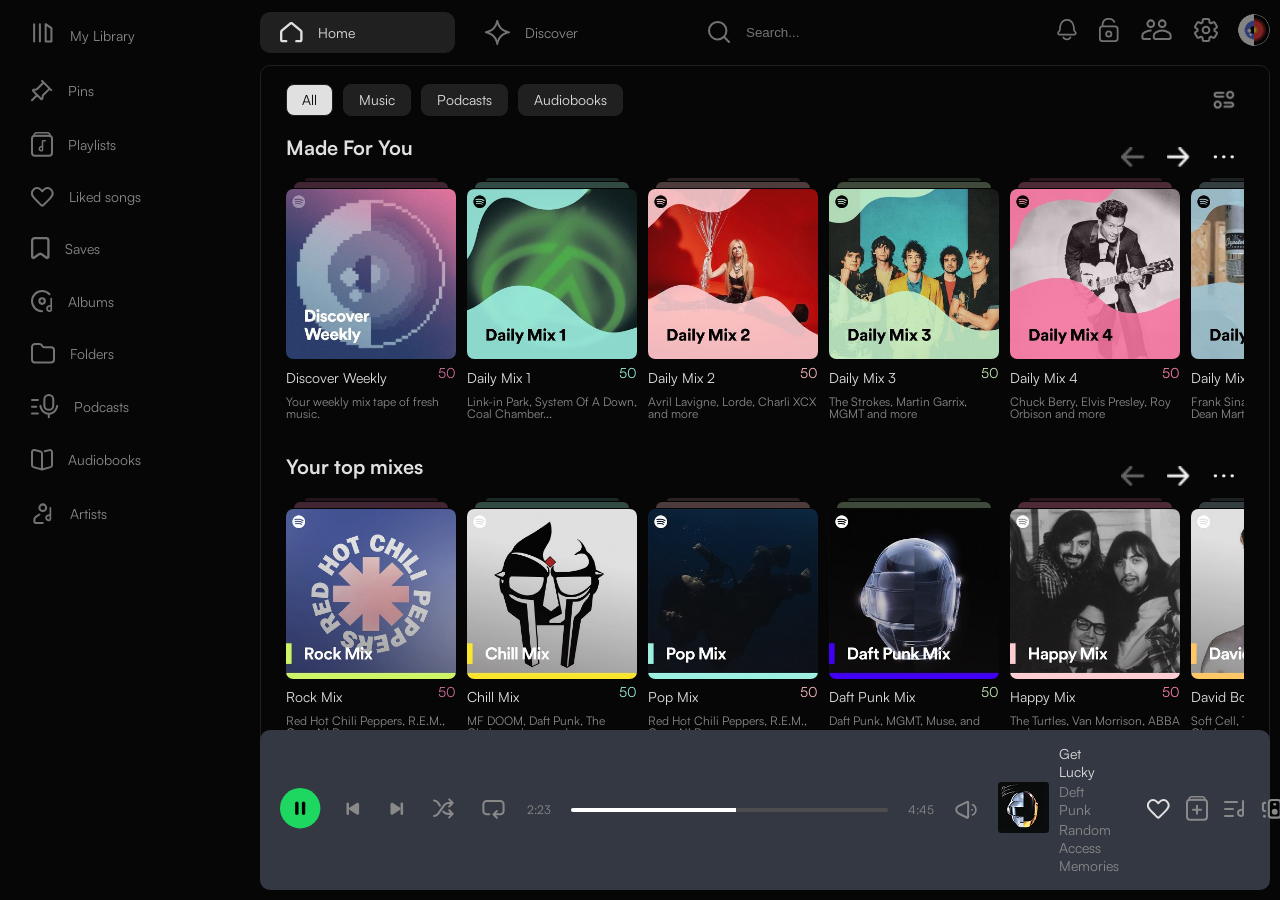
<file: index.html>
<!DOCTYPE html>
<html lang="en">

<head>
    <meta charset="UTF-8">
    <meta name="viewport" content="width=device-width, initial-scale=1.0">
    <link rel="stylesheet" href="assets/styles/css/styles.css">
    <link rel="icon" type="image/x-icon" href="./assets/images/favicon.ico">
    <title>Fighter Developers Exam</title>
</head>

<body>
    <input type="checkbox" id="library-toggle" class="toggle-checkbox">
    <!-- In the aside tag, there is a navigation section where a list is used. -->
    <aside class="aside">
        <!-- a navigation section where a list is used. -->
        <nav class="aside__nav">
            <!--In lists, a div container is used to contain icons and a span for navigation labels. -->
            <ul class="aside__nav__list nav-buttons nav-buttons--dark">
                <li>
                    <a href="pages/library.html">
                        <figure>
                            <label for="library-toggle" class="library-trigger">
                                <img class="library-item" src="./assets/images/icon-images/library_icon.svg"
                                    alt="library icon">
                            </label>
                            <figcaption class="nav-item">My Library</figcaption>
                        </figure>
                    </a>
                </li>
                <li>
                    <a href="#">
                        <figure>
                            <img class="pins" src="./assets/images/icon-images/pin.svg" alt="pin icon">
                            <figcaption class="nav-item">Pins</figcaption>
                        </figure>
                    </a>
                </li>
                <li>
                    <a href="pages/play-list.html">
                        <figure>
                            <img src="./assets/images/icon-images/playlist_icon.svg" alt="Playlists icon">
                            <figcaption class="nav-item">Playlists</figcaption>
                        </figure>
                    </a>
                </li>
                <li>
                    <a href="pages/song.html">
                        <figure>
                            <img src="./assets/images/icon-images/fav_icon.svg" alt="like icon">
                            <figcaption class="nav-item">Liked songs</figcaption>
                        </figure>
                    </a>
                </li>
                <li>
                    <a href="#">
                        <figure>
                            <img src="./assets/images/icon-images/bookmark_icon.svg" alt="saves icon">
                            <figcaption class="nav-item">Saves</figcaption>
                        </figure>
                    </a>
                </li>
                <li>
                    <a href="pages/albums.html">
                        <figure>
                            <img src="./assets/images/icon-images/album_icon.svg" alt="albums icon">
                            <figcaption class="nav-item">Albums</figcaption>
                        </figure>
                    </a>
                </li>
                <li>
                    <a href="#">
                        <figure>
                            <img src="./assets/images/icon-images/folder_icon.svg" alt="folders icon">
                            <figcaption class="nav-item">Folders</figcaption>
                        </figure>
                    </a>
                </li>
                <li>
                    <a href="pages/podcast.html">
                        <figure>
                            <img src="./assets/images/icon-images/podcast_icon.svg" alt="podcasts icon">
                            <figcaption class="nav-item">Podcasts</figcaption>
                        </figure>
                    </a>
                </li>
                <li>
                    <a href="#">
                        <figure>
                            <img src="./assets/images/icon-images/audio_books_icon.svg" alt="audiobooks icon">
                            <figcaption class="nav-item">Audiobooks</figcaption>
                        </figure>
                    </a>
                </li>
                <li>
                    <a href="#">
                        <figure>
                            <img src="./assets/images/icon-images/artist_icon.svg" alt="artists icon">
                            <figcaption class="nav-item">Artists</figcaption>
                        </figure>
                    </a>
                </li>
            </ul>
        </nav>
    </aside>

    <!-- In the right aside tag, there is a friends activity list. -->
    <aside class="right-aside" id="right-aside">
        <nav class="right-aside__nav">
            <h4>Friends Activity</h4>
            <div class="right-aside__buttons">
                <img src="./assets/images/icon-images/add-friend-icon.svg" alt="add-friend">
                <a href="#!"><img class="close-icon" src="./assets/images/icon-images/close-icon.svg"
                        alt="add-friend"></a>
            </div>
        </nav>
        <ul class="friends-activity__list">
            <li class="friend-item">
                <img class="friend-item__avatar" src="./assets/images/layout-images/friend1.png"
                    alt="FriendlyMusicListener's avatar">
                <div class="friend-item__info">
                    <h5 class="friend-item__username">FriendlyMusicListener</h5>
                    <p class="friend-item__status">
                        <img src="./assets/images/icon-images/status-icon.svg" alt="">
                        <span>Goosebumps</span>
                        <span class="friend-item__artist"> • Travis Scott</span>
                    </p>
                </div>
            </li>

            <li class="friend-item">
                <img class="friend-item__avatar" src="./assets/images/layout-images/friend2.png"
                    alt="AverageMusicEnjoyer's avatar">
                <div class="friend-item__info">
                    <h5 class="friend-item__username">AverageMusicEnjoyer</h5>
                    <p class="friend-item__status">
                        <img src="./assets/images/icon-images/status-icon.svg" alt="">
                        <span>Get Lucky</span>
                        <span class="friend-item__artist"> • Daft Punk</span>
                    </p>
                </div>
            </li>

            <li class="friend-item">
                <img class="friend-item__avatar" src="./assets/images/layout-images/friend3.png"
                    alt="MusicEnthusiast's avatar">
                <div class="friend-item__info">
                    <h5 class="friend-item__username">MusicEnthusiast</h5>
                    <p class="friend-item__status">
                        <span>1h</span>
                        <span>would he</span>
                        <span class="friend-item__artist"> • joji</span>
                    </p>
                </div>
            </li>

            <li class="friend-item">
                <img class="friend-item__avatar" src="./assets/images/layout-images/friend4.png"
                    alt="IListenToMusic56's avatar">
                <div class="friend-item__info">
                    <h5 class="friend-item__username">IListenToMusic56</h5>
                    <p class="friend-item__status">
                        <span>6h</span>
                        <span>Rockstar</span>
                        <span class="friend-item__artist"> • Post Malone</span>
                    </p>
                </div>
            </li>
        </ul>
    </aside>

    <!-- Start of the top header -->
    <header class="top-header">
        <nav class="main-nav">
            <ul class="nav-buttons nav-buttons--dark">
                <li class="active">
                    <a href="index.html">
                        <figure>
                            <img src="assets/images/icon-images/home_icon.svg" alt="home">
                            <figcaption>Home</figcaption>
                        </figure>
                    </a>
                </li>
                <li>
                    <a href="pages/discover.html">
                        <figure>
                            <img src="assets/images/icon-images/discover_icon.svg" alt="discover">
                            <figcaption>Discover</figcaption>
                        </figure>
                    </a>
                </li>
                <li>
                    <form action="pages/search.html" method="get" role="search">
                        <figure>
                            <img src="assets/images/icon-images/search_icon.svg" alt="search">
                            <input class="search-input" type="search" name="q" placeholder="Search...">
                        </figure>
                    </form>
                </li>
            </ul>
        </nav>
        <nav class="actions">
            <ul>
                <li>
                    <a href="#">
                        <figure>
                            <img src="assets/images/icon-images/references.svg" alt="references">
                        </figure>
                    </a>
                </li>
                <li>
                    <a href="#">
                        <figure>
                            <img src="assets/images/icon-images/block.svg" alt="block">
                        </figure>
                    </a>
                </li>
                <li>
                    <a href="#right-aside">
                        <figure>
                            <img class="friends-icon" src="assets/images/icon-images/friends.svg" alt="friends">
                        </figure>
                    </a>
                </li>
                <li>
                    <a href="#">
                        <figure>
                            <img src="assets/images/icon-images/setting.svg" alt="settings">
                        </figure>
                    </a>
                </li>
                <li>
                    <a href="#">
                        <figure>
                            <img src="assets/images/icon-images/logo.svg" alt="Logo" class="user-logo">
                        </figure>
                    </a>
                </li>
            </ul>
        </nav>
    </header>

    <!-- Main Content -->
    <main>
        <!-- The first section of the main content, the first section uses the navigation bar and part of the article cards. -->
        <section>
            <nav>
                <ul class="tags tags--dark">
                    <li class="active"><a href="#">All</a></li>
                    <li><a href="#">Music</a></li>
                    <li><a href="pages/podcast.html">Podcasts</a></li>
                    <li><a href="#">Audiobooks</a></li>
                </ul>
                <img src="./assets/images/icon-images/Shuffle.png" alt="pc-home-add">
            </nav>
            <div class="home-page-section__cards-mobile">
                <ul>
                    <li>
                        <img src="./assets/images/layout-images/Daft Punk.png" alt="Daft Punk">
                        <div>
                            <p>Get Lucky (feat...</p>
                            <span>Daft Punk</span>
                        </div>
                    </li>
                    <li>
                        <img src="./assets/images/layout-images/Daily Mix 1.png" alt="Daily Mix 1">
                        <span>Daily Mix 1</span>
                    </li>
                    <li>
                        <img src="./assets/images/layout-images/Daft Punk.png" alt="Daft Punk">
                        <div>
                            <p>Around the world</p>
                            <span>Daft Punk</span>
                        </div>
                    </li>

                </ul>
                <ul>
                    <li>
                        <img src="./assets/images/layout-images/Daily Mix 2.png" alt="Daily Mix 2">
                        <span>Daily Mix 2</span>
                    </li>
                    <li>
                        <img src="./assets/images/layout-images/Daft Punk.png" alt="Daft Punk">
                        <div>
                            <p>Instant Crush</p>
                            <span>Daft Punk</span>
                        </div>
                    </li>
                    <li>
                        <img src="./assets/images/layout-images/Rock Mix.png" alt="Rock Mix">
                        <span>Rock Mix</span>
                    </li>
                </ul>
            </div>
            <div class="home-page-section__cards">
                <div>
                    <h2>Made For You</h2>
                    <button><img src="./assets/images/icon-images/Dots.png" alt="Dots"></button>
                    <button><img src="./assets/images/icon-images/Right-arrow.png" alt="right-arrow"></button>
                    <button><img src="./assets/images/icon-images/left-arrow.png" alt="left-arrow"></button>
                </div>
                <!-- Article title used in the card section, arrow buttons to navigate to the article, main photo, photo title and description -->
                <div>
                    <!-- Start of article -->
                    <article>
                        <div></div>
                        <div></div>
                        <figure>
                            <img src="./assets/images/layout-images/Discover-Weekly.png" alt="Discover-Weekly">
                            <figcaption>Discover Weekly</figcaption>
                            <span>50</span>
                            <p>Your weekly mix tape of fresh music.</p>
                        </figure>
                        <!-- End of article -->
                    </article>
                    <!-- Start of article -->
                    <article>
                        <div></div>
                        <div></div>
                        <figure>
                            <img src="./assets/images/layout-images/Daily Mix 1.png" alt="Daily Mix 1">
                            <figcaption>Daily Mix 1</figcaption>
                            <span>50</span>
                            <p>Link-in Park, System Of A Down, Coal Chamber...</p>
                        </figure>
                        <!-- End of article -->
                    </article>
                    <!-- Start of article -->
                    <article>
                        <div></div>
                        <div></div>
                        <figure>
                            <img src="./assets/images/layout-images/Daily Mix 2.png" alt="Daily Mix 2<">
                            <figcaption>Daily Mix 2</figcaption>
                            <span>50</span>
                            <p>Avril Lavigne, Lorde, Charli XCX and more</p>
                        </figure>
                        <!-- End of article -->
                    </article>
                    <!-- Start of article -->
                    <article>
                        <div></div>
                        <div></div>
                        <figure>
                            <img src="./assets/images/layout-images/Daily Mix 3.png" alt="Daily Mix 3">
                            <figcaption>Daily Mix 3</figcaption>
                            <span>50</span>
                            <p>The Strokes, Martin Garrix, MGMT and more</p>
                        </figure>
                        <!-- End of article -->
                    </article>
                    <!-- Start of article -->
                    <article>
                        <div></div>
                        <div></div>
                        <figure>
                            <img src="./assets/images/layout-images/Daily Mix 4.png" alt="Daily Mix 4">
                            <figcaption>Daily Mix 4</figcaption>
                            <span>50</span>
                            <p>Chuck Berry, Elvis Presley, Roy Orbison and more</p>
                        </figure>
                        <!-- End of article -->
                    </article>
                    <!-- Start of article -->
                    <article>
                        <div></div>
                        <div></div>
                        <figure>
                            <img src="./assets/images/layout-images/Daily Mix 5.png" alt="Discover-Weekly">
                            <figcaption>Daily Mix 5</figcaption>
                            <span>50</span>
                            <p>Frank Sinatra, Gerhard Trede, Dean Martin and more</p>
                        </figure>
                        <!-- End of article -->
                    </article>
                    <!-- Start of article -->
                    <article>
                        <div></div>
                        <div></div>
                        <figure>
                            <img src="./assets/images/layout-images/Nirvana Radio.png" alt="Discover-Weekly">
                            <figcaption>Nirvana Radio</figcaption>
                            <span>50</span>
                            <p>The Strokes, Martin Garrix, MGMT and more</p>
                        </figure>
                        <!-- End of article -->
                    </article>
                    <!-- Start of article -->
                    <article>
                        <div></div>
                        <div></div>
                        <figure>
                            <img src="./assets/images/layout-images/Fall Out Boy Radio.png" alt="Discover-Weekly">
                            <figcaption>Fall Out Boy Radio</figcaption>
                            <span>50</span>
                            <p>With Panic! At The Disco, The All-American Rejects,...</p>
                        </figure>
                        <!-- End of article -->
                    </article>
                </div>
            </div>
            <div class="home-page-section__cards">
                <div>
                    <h2>Your top mixes</h2>
                    <button><img src="./assets/images/icon-images/Dots.png" alt="Dots"></button>
                    <button><img src="./assets/images/icon-images/Right-arrow.png" alt="right-arrow"></button>
                    <button><img src="./assets/images/icon-images/left-arrow.png" alt="left-arrow"></button>
                </div>
                <!-- Article title used in the card section, arrow buttons to navigate to the article, main photo, photo title and description -->
                <div>
                    <!-- Start of article -->
                    <article>
                        <div></div>
                        <div></div>
                        <figure>
                            <img src="assets/images/layout-images/Rock Mix.png" alt="Rock Mix">
                            <figcaption>Rock Mix</figcaption>
                            <span>50</span>
                            <p>Red Hot Chili Peppers, R.E.M., Guns N’ Roses...</p>
                        </figure>
                        <!-- End of article -->
                    </article>
                    <!-- Start of article -->
                    <article>
                        <div></div>
                        <div></div>
                        <figure>
                            <img src="assets/images/layout-images/Chill Mix.png" alt="Chill Mix">
                            <figcaption>Chill Mix</figcaption>
                            <span>50</span>
                            <p>MF DOOM, Daft Punk, The Chainsmokers, and more</p>
                        </figure>
                        <!-- End of article -->
                    </article>
                    <!-- Start of article -->
                    <article>
                        <div></div>
                        <div></div>
                        <figure>
                            <img src="assets/images/layout-images/Pop Mix.png" alt="Pop Mix">
                            <figcaption>Pop Mix</figcaption>
                            <span>50</span>
                            <p>Red Hot Chili Peppers, R.E.M., Guns N’ Roses...</p>
                        </figure>
                        <!-- End of article -->
                    </article>
                    <!-- Start of article -->
                    <article>
                        <div></div>
                        <div></div>
                        <figure>
                            <img src="assets/images/layout-images/Daft Punk Mix.png" alt="Daft Punk Mix">
                            <figcaption>Daft Punk Mix</figcaption>
                            <span>50</span>
                            <p>Daft Punk, MGMT, Muse, and more</p>
                        </figure>
                        <!-- End of article -->
                    </article>
                    <!-- Start of article -->
                    <article>
                        <div></div>
                        <div></div>
                        <figure>
                            <img src="assets/images/layout-images/Happy Mix.png" alt="Happy Mix">
                            <figcaption>Happy Mix</figcaption>
                            <span>50</span>
                            <p>The Turtles, Van Morrison, ABBA and more</p>
                        </figure>
                        <!-- End of article -->
                    </article>
                    <!-- Start of article -->
                    <article>
                        <div></div>
                        <div></div>
                        <figure>
                            <img src="assets/images/layout-images/David Bowie Mix.png" alt="David Bowie Mix">
                            <figcaption>David Bowie Mix</figcaption>
                            <span>50</span>
                            <p>Soft Cell, The Who and The Clash</p>
                        </figure>
                        <!-- End of article -->
                    </article>
                    <!-- Start of article -->
                    <article>
                        <div></div>
                        <div></div>
                        <figure>
                            <img src="assets/images/layout-images/Upbeat Mix.png" alt="Upbeat Mix">
                            <figcaption>Upbeat Mix</figcaption>
                            <span>50</span>
                            <p>Kylie Minogue, Charli XCX, Cage The Elephant and...</p>
                        </figure>
                        <!-- End of article -->
                    </article>
                    <!-- Start of article -->
                    <article>
                        <div></div>
                        <div></div>
                        <figure>
                            <img src="assets/images/layout-images/60s Mix.png" alt="60s Mix">
                            <figcaption>60s Mix</figcaption>
                            <span>50</span>
                            <p>Chuck Berry, Skeeter David, Van Morrison and...</p>
                        </figure>
                        <!-- End of article -->
                    </article>
                </div>
            </div>
            <div class="home-page-section__cards">
                <div>
                    <h2>Your favorite artists</h2>
                    <button><img src="./assets/images/icon-images/Dots.png" alt="Dots"></button>
                    <button><img src="./assets/images/icon-images/Right-arrow.png" alt="right-arrow"></button>
                    <button><img src="./assets/images/icon-images/left-arrow.png" alt="left-arrow"></button>
                </div>
                <!-- Article title used in the card section, arrow buttons to navigate to the article, main photo, photo title-->
                <div>
                    <!-- Start of article -->
                    <article>
                        <figure>
                            <img src="./assets/images/layout-images/Gun's N' Roses.png" alt="Gun's N' Roses">
                            <figcaption>Gun's N' Roses</figcaption>
                        </figure>
                        <!-- End of article -->
                    </article>
                    <!-- Start of article -->
                    <article>
                        <figure>
                            <img src="./assets/images/layout-images/Dufft Punk.png" alt="Duft Punk">
                            <figcaption>Duft Punk</figcaption>
                        </figure>
                        <!-- End of article -->
                    </article>
                    <!-- Start of article -->
                    <article>
                        <figure>
                            <img src="./assets/images/layout-images/David Bowie.png" alt="David Bowie">
                            <figcaption>David Bowie</figcaption>
                        </figure>
                        <!-- End of article -->
                    </article>
                </div>
            </div>
            <div class="home-page-section__cards">
                <div>
                    <h2>Albums for You</h2>
                    <button><img src="./assets/images/icon-images/Dots.png" alt="Dots"></button>
                    <button><img src="./assets/images/icon-images/Right-arrow.png" alt="right-arrow"></button>
                    <button><img src="./assets/images/icon-images/left-arrow.png" alt="left-arrow"></button>
                </div>
                <!-- Article title used in the card section, arrow buttons to navigate to the article, main photo, photo title and description -->
                <div>
                    <!-- Start of article -->
                    <article>
                        <div></div>
                        <figure>
                            <img src="./assets/images/layout-images/Meteora.png" alt="Meteora">
                            <figcaption>Meteora</figcaption>
                            <span>13</span>
                            <p>Linkin Park</p>
                            <p>Frame 58</p>
                        </figure>
                        <!-- End of article -->
                    </article>
                    <!-- Start of article -->
                    <article>
                        <div></div>
                        <figure>
                            <img src="./assets/images/layout-images/Random Access Memories.png"
                                alt="Random Access Memories.png">
                            <figcaption>Random Access...</figcaption>
                            <span>13</span>
                            <p>Daft Punk</p>
                        </figure>
                        <!-- End of article -->
                    </article>
                    <!-- Start of article -->
                    <article>
                        <div></div>
                        <figure>
                            <img src="./assets/images/layout-images/abbey-road.png" alt="abbey-road">
                            <figcaption>abbey-road</figcaption>
                            <span>13</span>
                            <p>The Beatles</p>
                        </figure>
                        <!-- End of article -->
                    </article>
                    <!-- Start of article -->
                    <article>
                        <div></div>
                        <figure>
                            <img src="./assets/images/layout-images/Black Holes.png" alt="Black Holes and Revelations">
                            <figcaption>Black Holes and...</figcaption>
                            <span>13</span>
                            <p>Muse</p>
                        </figure>
                        <!-- End of article -->
                    </article>
                </div>
            </div>
            <div class="home-page-section__cards">
                <div>
                    <h2>Audiobooks for you</h2>
                    <button><img src="./assets/images/icon-images/Dots.png" alt="Dots"></button>
                    <button><img src="./assets/images/icon-images/Right-arrow.png" alt="right-arrow"></button>
                    <button><img src="./assets/images/icon-images/left-arrow.png" alt="left-arrow"></button>
                </div>
                <!-- Article title used in the card section, arrow buttons to navigate to the article, main photo, photo title and description -->
                <div>
                    <!-- Start of article -->
                    <article>
                        <figure>
                            <img src="./assets/images/layout-images/Halo The Flood.png" alt="Halo The Flood">
                            <figcaption>Halo: The Flood</figcaption>
                            <p>William C. Dietz</p>
                        </figure>
                        <!-- End of article -->
                    </article>
                    <!-- Start of article -->
                    <article>
                        <figure>
                            <img src="./assets/images/layout-images/Halo First Strike.png" alt="Halo First Strike">
                            <figcaption>Halo First Strike</figcaption>
                            <p>Eric Nylund</p>
                        </figure>
                        <!-- End of article -->
                    </article>
                    <!-- Start of article -->
                    <article>
                        <figure>
                            <img src="./assets/images/layout-images/Halo Ghosts of Onyx.png" alt="Halo Ghosts of Onyx">
                            <figcaption>Halo Ghosts of Onyx</figcaption>
                            <p>Eric Nylund</p>
                        </figure>
                        <!-- End of article -->
                    </article>
                </div>
            </div>
            <div class="home-page-section__cards">
                <div>
                    <h2>Podcasts for you</h2>
                    <button><img src="./assets/images/icon-images/Dots.png" alt="Dots"></button>
                    <button><img src="./assets/images/icon-images/Right-arrow.png" alt="right-arrow"></button>
                    <button><img src="./assets/images/icon-images/left-arrow.png" alt="left-arrow"></button>
                </div>
                <!-- Article title used in the card section, arrow buttons to navigate to the article, main photo, photo title and description -->
                <div>
                    <!-- Start of article -->
                    <article>
                        <figure>
                            <img src="./assets/images/layout-images/anything goes.png" alt="anything goes">
                            <div>
                                <figcaption>anything goes</figcaption>
                                <p>emma chamberlain</p>
                            </div>
                        </figure>
                        <!-- End of article -->
                    </article>
                    <!-- Start of article -->
                    <article>
                        <figure>
                            <img src="./assets/images/layout-images/The Joe Rogan.png" alt="The Joe Rogan">
                            <div>
                                <figcaption>The Joe Rogan</figcaption>
                                <p>Joe Rogan</p>
                            </div>
                        </figure>
                        <!-- End of article -->
                    </article>
                    <!-- Start of article -->
                    <article>
                        <figure>
                            <img src="./assets/images/layout-images/The Journal.png" alt="The Journal">
                            <div>
                                <figcaption>The Journal</figcaption>
                                <p>The Wall Street Journal</p>
                            </div>
                        </figure>
                        <!-- End of article -->
                    </article>
                </div>
            </div>
            <div class="home-page-section__cards">
                <div>
                    <h2>Episodes for you</h2>
                    <button><img src="./assets/images/icon-images/Dots.png" alt="Dots"></button>
                    <button><img src="./assets/images/icon-images/Right-arrow.png" alt="right-arrow"></button>
                    <button><img src="./assets/images/icon-images/left-arrow.png" alt="left-arrow"></button>
                </div>
                <!-- Article title used in the card section, arrow buttons to navigate to the article, main photo, photo title and description -->
                <div>
                    <!-- Start of article -->
                    <article>
                        <figure>
                            <img src="./assets/images/layout-images/anything goes.png" alt="anything goes">
                            <div>
                                <img class="play-icon" src="./assets/images/icon-images/play.png" alt="/play">
                                <figcaption>anything goes</figcaption>
                                <p>emma chamberlain</p>
                            </div>
                        </figure>
                        <!-- End of article -->
                    </article>
                    <!-- Start of article -->
                    <article>
                        <figure>
                            <img src="./assets/images/layout-images/The Joe Rogan.png" alt="The Joe Rogan">
                            <div>
                                <figcaption>The Joe Rogan</figcaption>
                                <p>Joe Rogan</p>
                            </div>
                        </figure>
                        <!-- End of article -->
                    </article>
                    <!-- Start of article -->
                    <article>
                        <figure>
                            <img src="./assets/images/layout-images/The Journal.png" alt="The Journal">
                            <div>
                                <figcaption>The Journal</figcaption>
                                <p>The Wall Street Journal</p>
                            </div>
                        </figure>
                        <!-- End of article -->
                    </article>
                </div>
            </div>
        </section>
    </main>

    <!-- Footer -->
    <footer>
        <!-- Start Desktop Footer Player, Progress Bar + Volume -->
        <div class="player-wrapper">
            <!-- Left: Playback Controls -->
            <div class="player-left">
                <button class="btn-play-pause">
                    <img src="assets/images/icon-images/pause_icon.svg" alt="pause">
                </button>
                <button class="btn-prev">
                    <img src="assets/images/icon-images/prev_icon.svg" alt="previous">
                </button>
                <button class="btn-next">
                    <img src="assets/images/icon-images/next_icon.svg" alt="next">
                </button>
                <button class="btn-shuffle">
                    <img src="assets/images/icon-images/shuffle_icon.svg" alt="shuffle">
                </button>
                <button class="btn-loop">
                    <img src="assets/images/icon-images/loop_icon.svg" alt="loop">
                </button>
                <span class="time-current">2:23</span>
                <input class="progress-bar" type="range" min="0" max="100" value="52">
                <span class="time-total">4:45</span>
                <button class="btn-volume">
                    <img src="assets/images/icon-images/volume_icon.svg" alt="volume">
                </button>
            </div>

            <!-- Center: Song Info -->
            <div class="player-center">
                <figure class="player-album-cover">
                    <img src="assets/images/player_cover.png" alt="Get Lucky album art">
                </figure>
                <div class="player-song-info">
                    <span class="song-title">Get Lucky</span>
                    <span class="song-artist">Deft Punk</span>
                    <span class="song-album">Random Access Memories</span>
                </div>
            </div>

            <!-- Right: Actions + Profile -->
            <div class="player-right">
                <div class="player-actions">
                    <button class="btn-fav">
                        <img src="assets/images/icon-images/fav_icon.svg" alt="favorite">
                    </button>
                    <button class="btn-add">
                        <img src="assets/images/icon-images/add_icon.svg" alt="add">
                    </button>
                    <button class="btn-lyrics">
                        <img src="assets/images/icon-images/lyrics_icon.svg" alt="lyrics">
                    </button>
                    <button class="btn-device">
                        <img src="assets/images/icon-images/device_icon.svg" alt="device">
                    </button>
                    <button class="btn-more">
                        <img src="assets/images/icon-images/more_icon.svg" alt="more">
                    </button>
                    <button class="btn-avatar">
                        <img src="assets/images/icon-images/avatar_icon.svg" alt="avatar">
                    </button>
                    <button class="btn-menu">
                        <img src="assets/images/icon-images/menu_icon.svg" alt="menu">
                    </button>
                </div>
            </div>
        </div>
        <!-- End Desktop Footer Player -->

        <!-- Start Mobile Footer Menu -->
        <nav>
            <ul>
                <li>
                    <a href="index.html">
                        <figure>
                            <img src="assets/images/icon-images/home_icon.svg" alt="home">
                            <figcaption>Home</figcaption>
                        </figure>
                    </a>
                </li>
                <li>
                    <a href="./pages/discover.html">
                        <figure>
                            <img src="assets/images/icon-images/discover_icon.svg" alt="discover">
                            <figcaption>Discover</figcaption>
                        </figure>
                    </a>
                </li>
                <li>
                    <a href="./pages/search.html">
                        <figure>
                            <img src="assets/images/icon-images/search_icon.svg" alt="search">
                            <figcaption>Search</figcaption>
                        </figure>
                    </a>
                </li>
                <li>
                    <a href="./pages/library.html">
                        <figure>
                            <img src="assets/images/icon-images/library_icon.svg" alt="library">
                            <figcaption>Library</figcaption>
                        </figure>
                    </a>
                </li>
                <li>
                    <a href="#">
                        <figure>
                            <img src="assets/images/icon-images/me_icon.svg" alt="me">
                            <figcaption>Me</figcaption>
                        </figure>
                    </a>
                </li>
            </ul>
        </nav>
        <!-- End Mobile Footer Menu -->
    </footer>
</body>

</html>

<!-- git checkout -b feature/aside-navbar -->
<!-- sass --watch assets/styles/sass/main.scss assets/styles/css/styles.css -->
</file>
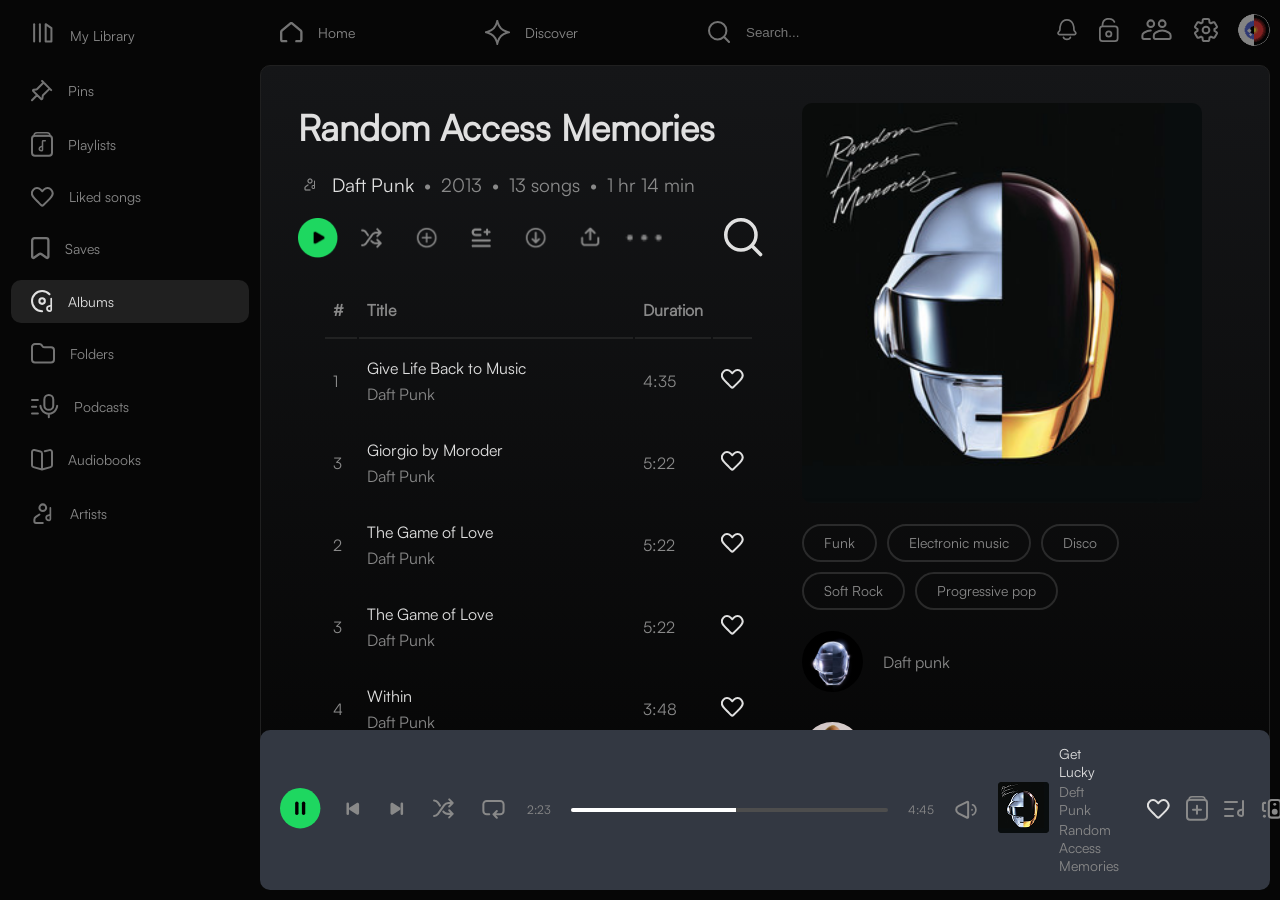
<file: pages/albums.html>
<!DOCTYPE html>
<html lang="en">

<head>
    <meta charset="UTF-8">
    <meta name="viewport" content="width=device-width, initial-scale=1.0">
    <link rel="stylesheet" href="../assets/styles/css/styles.css">
    <link rel="icon" type="image/x-icon" href="../assets/images/favicon.ico">
    <title>Fighter Developers Exam</title>
</head>

<body>
    <input type="checkbox" id="library-toggle" class="toggle-checkbox">
    <!-- In the aside tag, there is a navigation section where a list is used. -->
    <aside class="aside">
        <!-- a navigation section where a list is used. -->
        <nav class="aside__nav">
            <!--In lists, a div container is used to contain icons and a span for navigation labels. -->
            <ul class="aside__nav__list nav-buttons nav-buttons--dark">
                <li>
                    <a href="library.html">
                        <figure>
                            <label for="library-toggle" class="library-trigger">
                                <img class="library-item" src="../assets/images/icon-images/library_icon.svg"
                                    alt="library icon">
                            </label>
                            <figcaption class="nav-item">My Library</figcaption>
                        </figure>
                    </a>
                </li>
                <li>
                    <a href="#">
                        <figure>
                            <img class="pins" src="../assets/images/icon-images/pin.svg" alt="pin icon">
                            <figcaption class="nav-item">Pins</figcaption>
                        </figure>
                    </a>
                </li>
                <li>
                    <a href="play-list.html">
                        <figure>
                            <img src="../assets/images/icon-images/playlist_icon.svg" alt="Playlists icon">
                            <figcaption class="nav-item">Playlists</figcaption>
                        </figure>
                    </a>
                </li>
                <li>
                    <a href="song.html">
                        <figure>
                            <img src="../assets/images/icon-images/fav_icon.svg" alt="like icon">
                            <figcaption class="nav-item">Liked songs</figcaption>
                        </figure>
                    </a>
                </li>
                <li>
                    <a href="#">
                        <figure>
                            <img src="../assets/images/icon-images/bookmark_icon.svg" alt="saves icon">
                            <figcaption class="nav-item">Saves</figcaption>
                        </figure>
                    </a>
                </li>
                <li class="active">
                    <a href="albums.html">
                        <figure>
                            <img src="../assets/images/icon-images/album_icon.svg" alt="albums icon">
                            <figcaption class="nav-item">Albums</figcaption>
                        </figure>
                    </a>
                </li>
                <li>
                    <a href="#">
                        <figure>
                            <img src="../assets/images/icon-images/folder_icon.svg" alt="folders icon">
                            <figcaption class="nav-item">Folders</figcaption>
                        </figure>
                    </a>
                </li>
                <li>
                    <a href="podcast.html">
                        <figure>
                            <img src="../assets/images/icon-images/podcast_icon.svg" alt="podcasts icon">
                            <figcaption class="nav-item">Podcasts</figcaption>
                        </figure>
                    </a>
                </li>
                <li>
                    <a href="#">
                        <figure>
                            <img src="../assets/images/icon-images/audio_books_icon.svg" alt="audiobooks icon">
                            <figcaption class="nav-item">Audiobooks</figcaption>
                        </figure>
                    </a>
                </li>
                <li>
                    <a href="#">
                        <figure>
                            <img src="../assets/images/icon-images/artist_icon.svg" alt="artists icon">
                            <figcaption class="nav-item">Artists</figcaption>
                        </figure>
                    </a>
                </li>
            </ul>
        </nav>
    </aside>

    <!-- In the right aside tag, there is a friends activity list. -->
    <aside class="right-aside" id="right-aside">
        <nav class="right-aside__nav">
            <h4>Friends Activity</h4>
            <div class="right-aside__buttons">
                <img src="../assets/images/icon-images/add-friend-icon.svg" alt="add-friend">
                <a href="#!"><img class="close-icon" src="../assets/images/icon-images/close-icon.svg"
                        alt="add-friend"></a>
            </div>
        </nav>

        <ul class="friends-activity__list">
            <li class="friend-item">
                <img class="friend-item__avatar" src="../assets/images/layout-images/friend1.png"
                    alt="FriendlyMusicListener's avatar">
                <div class="friend-item__info">
                    <h5 class="friend-item__username">FriendlyMusicListener</h5>
                    <p class="friend-item__status">
                        <img src="../assets/images/icon-images/status-icon.svg" alt="">
                        <span>Goosebumps</span>
                        <span class="friend-item__artist"> • Travis Scott</span>
                    </p>
                </div>
            </li>

            <li class="friend-item">
                <img class="friend-item__avatar" src="../assets/images/layout-images/friend2.png"
                    alt="AverageMusicEnjoyer's avatar">
                <div class="friend-item__info">
                    <h5 class="friend-item__username">AverageMusicEnjoyer</h5>
                    <p class="friend-item__status">
                        <img src="../assets/images/icon-images/status-icon.svg" alt="">
                        <span>Get Lucky</span>
                        <span class="friend-item__artist"> • Daft Punk</span>
                    </p>
                </div>
            </li>

            <li class="friend-item">
                <img class="friend-item__avatar" src="../assets/images/layout-images/friend3.png"
                    alt="MusicEnthusiast's avatar">
                <div class="friend-item__info">
                    <h5 class="friend-item__username">MusicEnthusiast</h5>
                    <p class="friend-item__status">
                        <span>1h</span>
                        <span>would he</span>
                        <span class="friend-item__artist"> • joji</span>
                    </p>
                </div>
            </li>

            <li class="friend-item">
                <img class="friend-item__avatar" src="../assets/images/layout-images/friend4.png"
                    alt="IListenToMusic56's avatar">
                <div class="friend-item__info">
                    <h5 class="friend-item__username">IListenToMusic56</h5>
                    <p class="friend-item__status">
                        <span>6h</span>
                        <span>Rockstar</span>
                        <span class="friend-item__artist"> • Post Malone</span>
                    </p>
                </div>
            </li>
        </ul>
    </aside>

    <!-- Start of the top header -->
    <header class="top-header">
        <nav class="main-nav">
            <ul class="nav-buttons nav-buttons--dark">
                <li>
                    <a href="../index.html">
                        <figure>
                            <img src="../assets/images/icon-images/home_icon.svg" alt="home">
                            <figcaption>Home</figcaption>
                        </figure>
                    </a>
                </li>
                <li>
                    <a href="discover.html">
                        <figure>
                            <img src="../assets/images/icon-images/discover_icon.svg" alt="discover">
                            <figcaption>Discover</figcaption>
                        </figure>
                    </a>
                </li>
                <li>
                    <form action="search.html" method="get" role="search">
                        <figure>
                            <img src="../assets/images/icon-images/search_icon.svg" alt="search">
                            <input class="search-input" type="search" name="q" placeholder="Search...">
                        </figure>
                    </form>
                </li>
            </ul>
        </nav>

        <nav class="actions">
            <ul>
                <li>
                    <a href="#">
                        <figure>
                            <img src="../assets/images/icon-images/references.svg" alt="references">
                        </figure>
                    </a>
                </li>
                <li>
                    <a href="#">
                        <figure>
                            <img src="../assets/images/icon-images/block.svg" alt="block">
                        </figure>
                    </a>
                </li>
                <li>
                    <a href="#right-aside">
                        <figure>
                            <img class="friends-icon" src="../assets/images/icon-images/friends.svg" alt="friends">
                        </figure>
                    </a>
                </li>
                <li>
                    <a href="#">
                        <figure>
                            <img src="../assets/images/icon-images/setting.svg" alt="settings">
                        </figure>
                    </a>
                </li>
                <li>
                    <a href="#">
                        <figure>
                            <img src="../assets/images/icon-images/logo.svg" alt="Logo" class="user-logo">
                        </figure>
                    </a>
                </li>
            </ul>
        </nav>
    </header>

    <!-- Main Content -->
    <main class="main-content">
        <!-- The album's title is displayed here. The artist information, button field, and song list table are displayed, as well as the main image and navigation fields on the sidebar. -->
        <section class="albums-section">
            <!-- albums-section__list-card Start -->
            <div class="albums-section__list-card">
                <header>
                    <h1>Random Access Memories</h1>
                    <ul class="album-details">
                        <li>
                            <img src="../assets/images/icon-images/musical note.png" alt="musical note">
                        </li>
                        <li class="Daft-Punk">Daft Punk</li>
                        <li>•</li>
                        <li>2013</li>
                        <li>•</li>
                        <li>13 songs</li>
                        <li>•</li>
                        <li>1 hr 14 min</li>
                    </ul>
                    <ul class="action-list">
                        <li class="btn-play">
                            <button><img src="../assets/images/icon-images/play_green.png" alt="play"></button>
                        </li>
                        <li class="btn-shuffle">
                            <button><img src="../assets/images/icon-images/shuffle1.png" alt="shuffle"></button>
                        </li>
                        <li class="btn-add">
                            <button><img src="../assets/images/icon-images/add_circle.png" alt="add"></button>
                        </li>
                        <li class="btn-playlist-add">
                            <button><img src="../assets/images/icon-images/playlist_add.png"
                                    alt="add to playlist"></button>
                        </li>
                        <li class="btn-download">
                            <button><img src="../assets/images/icon-images/download.png" alt="download"></button>
                        </li>
                        <li class="btn-share">
                            <button><img src="../assets/images/icon-images/share.png" alt="share"></button>
                        </li>
                        <li class="btn-more">
                            <button><img src="../assets/images/icon-images/Dots.png" alt="more"></button>
                        </li>
                        <img src="../assets/images/icon-images/search_icon.svg" alt="search_icon">
                    </ul>
                </header>
                <table class="track-list">
                    <thead>
                        <tr>
                            <th class="col-num">#</th>
                            <th class="col-title">Title</th>
                            <th class="col-duration">Duration</th>
                            <th class="col-fav"></th>
                        </tr>
                    </thead>
                    <tbody>
                        <tr>
                            <td class="col-num">1</td>
                            <td class="col-title">
                                <div class="song-info">
                                    <span class="song-name">Give Life Back to Music</span>
                                    <span class="song-artist">Daft Punk</span>
                                </div>
                            </td>
                            <td class="col-duration">4:35</td>
                            <td class="col-fav"><img src="../assets/images/icon-images/fav_icon.svg" alt="fav">
                            </td>
                        </tr>
                        <tr>
                            <td class="col-num">3</td>
                            <td class="col-title">
                                <div class="song-info">
                                    <span class="song-name">Giorgio by Moroder</span>
                                    <span class="song-artist">Daft Punk</span>
                                </div>
                            </td>
                            <td class="col-duration">5:22</td>
                            <td class="col-fav"><img src="../assets/images/icon-images/fav_icon.svg" alt="fav">
                            </td>
                        </tr>
                        <tr>
                            <td class="col-num">2</td>
                            <td class="col-title">
                                <div class="song-info">
                                    <span class="song-name">The Game of Love</span>
                                    <span class="song-artist">Daft Punk</span>
                                </div>
                            </td>
                            <td class="col-duration">5:22</td>
                            <td class="col-fav"><img src="../assets/images/icon-images/fav_icon.svg" alt="fav">
                            </td>
                        </tr>
                        <tr>
                            <td class="col-num">3</td>
                            <td class="col-title">
                                <div class="song-info">
                                    <span class="song-name">The Game of Love</span>
                                    <span class="song-artist">Daft Punk</span>
                                </div>
                            </td>
                            <td class="col-duration">5:22</td>
                            <td class="col-fav"><img src="../assets/images/icon-images/fav_icon.svg" alt="fav">
                            </td>
                        </tr>
                        <tr>
                            <td class="col-num">4</td>
                            <td class="col-title">
                                <div class="song-info">
                                    <span class="song-name">Within</span>
                                    <span class="song-artist">Daft Punk</span>
                                </div>
                            </td>
                            <td class="col-duration">3:48</td>
                            <td class="col-fav"><img src="../assets/images/icon-images/fav_icon.svg" alt="fav">
                            </td>
                        </tr>
                        <tr>
                            <td class="col-num">5</td>
                            <td class="col-title">
                                <div class="song-info">
                                    <span class="song-name">Instant Crush (feat. Julian Casablancas)</span>
                                    <span class="song-artist">Daft Punk, Julian Casablancas</span>
                                </div>
                            </td>
                            <td class="col-duration">5:22</td>
                            <td class="col-fav"><img src="../assets/images/icon-images/fav_icon.svg" alt="fav">
                            </td>
                        </tr>
                        <tr>
                            <td class="col-num">6</td>
                            <td class="col-title">
                                <div class="song-info">
                                    <span class="song-name">Lose Yourself to Dance (feat. Pharrell
                                        Williams)</span>
                                    <span class="song-artist">Daft Punk, Pharrell Williams</span>
                                </div>
                            </td>
                            <td class="col-duration">5:55</td>
                            <td class="col-fav"><img src="../assets/images/icon-images/fav_icon.svg" alt="fav">
                            </td>
                        </tr>
                        <tr>
                            <td class="col-num">7</td>
                            <td class="col-title">
                                <div class="song-info">
                                    <span class="song-name">Touch (feat. Pharrell Williams)</span>
                                    <span class="song-artist">Daft Punk, Pharrell Williams</span>
                                </div>
                            </td>
                            <td class="col-duration">5:22</td>
                            <td class="col-fav"><img src="../assets/images/icon-images/fav_icon.svg" alt="fav">
                            </td>
                        </tr>
                        <tr>
                            <td class="col-num">8</td>
                            <td class="col-title">
                                <div class="song-info">
                                    <span class="song-name">Get Lucky (feat. Pharrell Williams and Nile
                                        Rodgers)</span>
                                    <span class="song-artist">Daft Punk, Pharrell Williams, Nile Rodgers</span>
                                </div>
                            </td>
                            <td class="col-duration">5:22</td>
                            <td class="col-fav"><img src="../assets/images/icon-images/fav_icon.svg" alt="fav">
                            </td>
                        </tr>
                        <tr>
                            <td class="col-num">9</td>
                            <td class="col-title">
                                <div class="song-info">
                                    <span class="song-name">Beyond</span>
                                    <span class="song-artist">Daft Punk</span>
                                </div>
                            </td>
                            <td class="col-duration">4:50</td>
                            <td class="col-fav"><img src="../assets/images/icon-images/fav_icon.svg" alt="fav">
                            </td>
                        </tr>
                        <tr>
                            <td class="col-num">10</td>
                            <td class="col-title">
                                <div class="song-info">
                                    <span class="song-name">Motherboard</span>
                                    <span class="song-artist">Daft Punk</span>
                                </div>
                            </td>
                            <td class="col-duration">5:41</td>
                            <td class="col-fav"><img src="../assets/images/icon-images/fav_icon.svg" alt="fav">
                            </td>
                        </tr>
                        <tr>
                            <td class="col-num">11</td>
                            <td class="col-title">
                                <div class="song-info">
                                    <span class="song-name">Fragments of Time (feat. Todd Edwards)</span>
                                    <span class="song-artist">Daft Punk, Todd Edwards</span>
                                </div>
                            </td>
                            <td class="col-duration">4:38</td>
                            <td class="col-fav"><img src="../assets/images/icon-images/fav_icon.svg" alt="fav">
                            </td>
                        </tr>
                        <tr>
                            <td class="col-num">12</td>
                            <td class="col-title">
                                <div class="song-info">
                                    <span class="song-name">Doin’ it Right (feat. Panda Bear)</span>
                                    <span class="song-artist">Daft Punk, Panda Bear</span>
                                </div>
                            </td>
                            <td class="col-duration">4:11</td>
                            <td class="col-fav"><img src="../assets/images/icon-images/fav_icon.svg" alt="fav">
                            </td>
                        </tr>
                        <tr>
                            <td class="col-num">13</td>
                            <td class="col-title">
                                <div class="song-info">
                                    <span class="song-name">Contact</span>
                                    <span class="song-artist">Daft Punk</span>
                                </div>
                            </td>
                            <td class="col-duration">6:23</td>
                            <td class="col-fav"><img src="../assets/images/icon-images/fav_icon.svg" alt="fav">
                            </td>
                        </tr>
                    </tbody>
                </table>
                <!-- albums-section__list-card End -->
            </div>
            <!-- albums-section__main-page Start -->
            <div class="albums-section__main-page">
                <img src="../assets/images/layout-images/Daft Punk.png" alt="Daft Punk">
                <ul class="tags tags--rounded">
                    <li><a href="#">Funk</a></li>
                    <li><a href="#">Electronic music</a></li>
                    <li><a href="#">Disco</a></li>
                    <li><a href="#">Soft Rock</a></li>
                    <li><a href="#">Progressive pop</a></li>
                </ul>
                <ul class="singer-list">
                    <li><img src="../assets/images/layout-images/Daft Punk1.png" alt="Daft punk1">Daft punk</li>
                    <li><img src="../assets/images/layout-images/Pharrell Williams.png" alt="Pharrell Williams">Pharrell
                        Williams</li>
                    <li><img src="../assets/images/layout-images/Nile Rodgers.png" alt="Nile Rodgers">Nile
                        Rodgers</li>
                </ul>
                <!-- albums-section__main-pageEnd -->
            </div>
        </section>
    </main>

    <!-- Footer -->
    <footer>
        <!-- Start Desktop Footer Player, Progress Bar + Volume -->
        <div class="player-wrapper">
            <!-- Left: Playback Controls -->
            <div class="player-left">
                <button class="btn-play-pause">
                    <img src="../assets/images/icon-images/pause_icon.svg" alt="pause">
                </button>
                <button class="btn-prev">
                    <img src="../assets/images/icon-images/prev_icon.svg" alt="previous">
                </button>
                <button class="btn-next">
                    <img src="../assets/images/icon-images/next_icon.svg" alt="next">
                </button>
                <button class="btn-shuffle">
                    <img src="../assets/images/icon-images/shuffle_icon.svg" alt="shuffle">
                </button>
                <button class="btn-loop">
                    <img src="../assets/images/icon-images/loop_icon.svg" alt="loop">
                </button>
                <span class="time-current">2:23</span>
                <input class="progress-bar" type="range" min="0" max="100" value="52">
                <span class="time-total">4:45</span>
                <button class="btn-volume">
                    <img src="../assets/images/icon-images/volume_icon.svg" alt="volume">
                </button>
            </div>

            <!-- Center: Song Info -->
            <div class="player-center">
                <figure class="player-album-cover">
                    <img src="../assets/images/player_cover.png" alt="Get Lucky album art">
                </figure>
                <div class="player-song-info">
                    <span class="song-title">Get Lucky</span>
                    <span class="song-artist">Deft Punk</span>
                    <span class="song-album">Random Access Memories</span>
                </div>
            </div>

            <!-- Right: Actions + Profile -->
            <div class="player-right">
                <div class="player-actions">
                    <button class="btn-fav">
                        <img src="../assets/images/icon-images/fav_icon.svg" alt="favorite">
                    </button>
                    <button class="btn-add">
                        <img src="../assets/images/icon-images/add_icon.svg" alt="add">
                    </button>
                    <button class="btn-lyrics">
                        <img src="../assets/images/icon-images/lyrics_icon.svg" alt="lyrics">
                    </button>
                    <button class="btn-device">
                        <img src="../assets/images/icon-images/device_icon.svg" alt="device">
                    </button>
                    <button class="btn-more">
                        <img src="../assets/images/icon-images/more_icon.svg" alt="more">
                    </button>
                    <button class="btn-avatar">
                        <img src="../assets/images/icon-images/avatar_icon.svg" alt="avatar">
                    </button>
                    <button class="btn-menu">
                        <img src="../assets/images/icon-images/menu_icon.svg" alt="menu">
                    </button>
                </div>
            </div>
        </div>
        <!-- End Desktop Footer Player -->

        <!-- Start Mobile Footer Menu -->
        <nav>
            <ul>
                <li>
                    <a href="../index.html">
                        <figure>
                            <img src="../assets/images/icon-images/home_icon.svg" alt="home">
                            <figcaption>Home</figcaption>
                        </figure>
                    </a>
                </li>
                <li>
                    <a href="discover.html">
                        <figure>
                            <img src="../assets/images/icon-images/discover_icon.svg" alt="discover">
                            <figcaption>Discover</figcaption>
                        </figure>
                    </a>
                </li>
                <li>
                    <a href="search.html">
                        <figure>
                            <img src="../assets/images/icon-images/search_icon.svg" alt="search">
                            <figcaption>Search</figcaption>
                        </figure>
                    </a>
                </li>
                <li>
                    <a href="library.html">
                        <figure>
                            <img src="../assets/images/icon-images/library_icon.svg" alt="library">
                            <figcaption>Library</figcaption>
                        </figure>
                    </a>
                </li>
                <li>
                    <a href="#">
                        <figure>
                            <img src="../assets/images/icon-images/me_icon.svg" alt="me">
                            <figcaption>Me</figcaption>
                        </figure>
                    </a>
                </li>
            </ul>
        </nav>
        <!-- End Mobile Footer Menu -->
    </footer>
</body>

</html>

<!-- git checkout -b feature/aside-navbar -->
<!-- sass --watch assets/styles/sass/main.scss assets/styles/css/styles.css -->
</file>
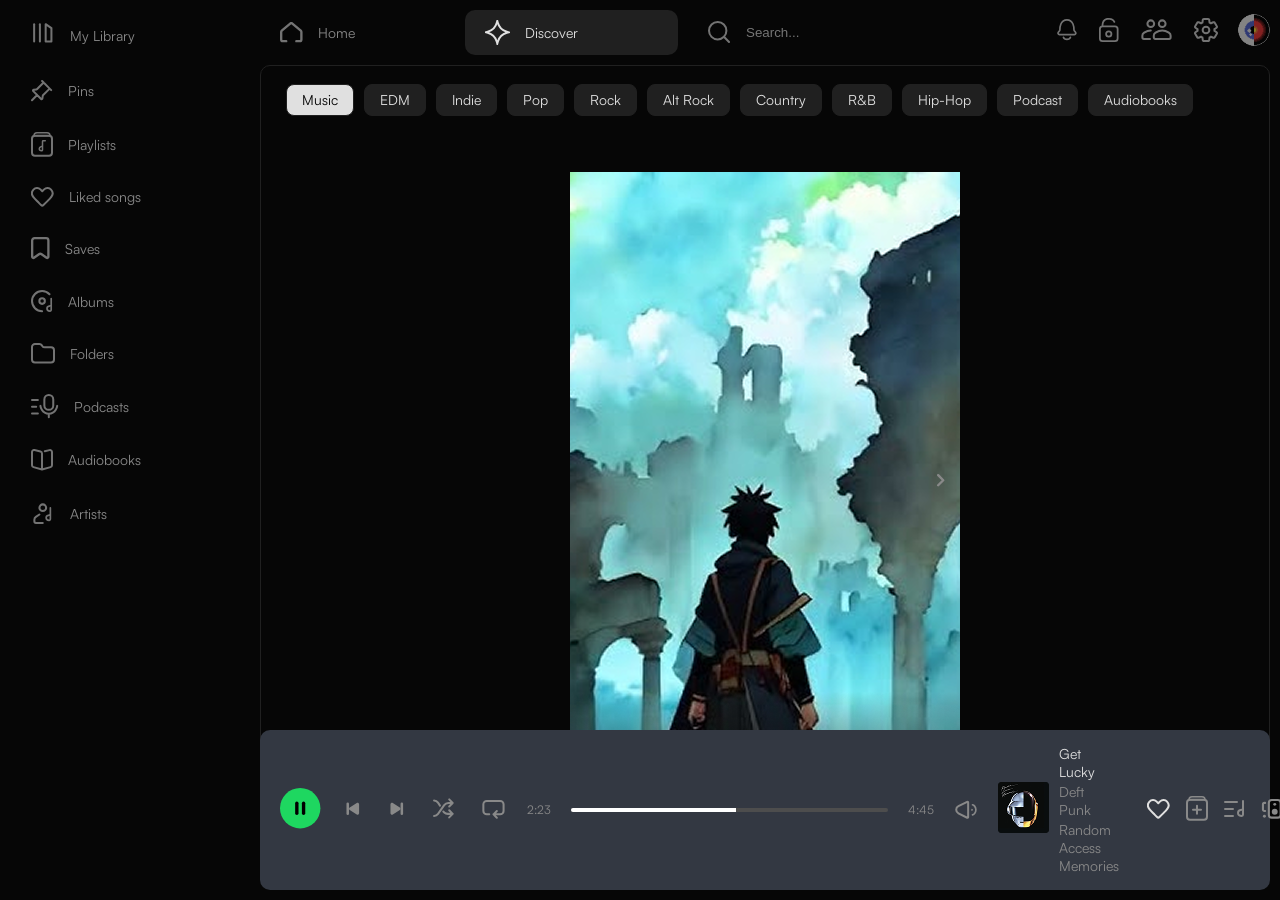
<file: pages/discover.html>
<!DOCTYPE html>
<html lang="en">

<head>
    <meta charset="UTF-8">
    <meta name="viewport" content="width=device-width, initial-scale=1.0">
    <link rel="stylesheet" href="../assets/styles/css/styles.css">
    <link rel="icon" type="image/x-icon" href="../assets/images/favicon.ico">

    <title>Fighter Developers Exam</title>
</head>

<body>
    <input type="checkbox" id="library-toggle" class="toggle-checkbox">
    <!-- In the aside tag, there is a navigation section where a list is used. -->
    <aside class="aside">
        <!-- a navigation section where a list is used. -->
        <nav class="aside__nav">
            <!--In lists, a div container is used to contain icons and a span for navigation labels. -->
            <ul class="aside__nav__list nav-buttons nav-buttons--dark">
                <li>
                    <a href="library.html">
                        <figure>
                            <label for="library-toggle" class="library-trigger">
                                <img class="library-item" src="../assets/images/icon-images/library_icon.svg"
                                    alt="library icon">
                            </label>
                            <figcaption class="nav-item">My Library</figcaption>
                        </figure>
                    </a>
                </li>
                <li>
                    <a href="#">
                        <figure>
                            <img class="pins" src="../assets/images/icon-images/pin.svg" alt="pin icon">
                            <figcaption class="nav-item">Pins</figcaption>
                        </figure>
                    </a>
                </li>
                <li>
                    <a href="play-list.html">
                        <figure>
                            <img src="../assets/images/icon-images/playlist_icon.svg" alt="Playlists icon">
                            <figcaption class="nav-item">Playlists</figcaption>
                        </figure>
                    </a>
                </li>
                <li>
                    <a href="song.html">
                        <figure>
                            <img src="../assets/images/icon-images/fav_icon.svg" alt="like icon">
                            <figcaption class="nav-item">Liked songs</figcaption>
                        </figure>
                    </a>
                </li>
                <li>
                    <a href="#">
                        <figure>
                            <img src="../assets/images/icon-images/bookmark_icon.svg" alt="saves icon">
                            <figcaption class="nav-item">Saves</figcaption>
                        </figure>
                    </a>
                </li>
                <li>
                    <a href="albums.html">
                        <figure>
                            <img src="../assets/images/icon-images/album_icon.svg" alt="albums icon">
                            <figcaption class="nav-item">Albums</figcaption>
                        </figure>
                    </a>
                </li>
                <li>
                    <a href="#">
                        <figure>
                            <img src="../assets/images/icon-images/folder_icon.svg" alt="folders icon">
                            <figcaption class="nav-item">Folders</figcaption>
                        </figure>
                    </a>
                </li>
                <li>
                    <a href="podcast.html">
                        <figure>
                            <img src="../assets/images/icon-images/podcast_icon.svg" alt="podcasts icon">
                            <figcaption class="nav-item">Podcasts</figcaption>
                        </figure>
                    </a>
                </li>
                <li>
                    <a href="#">
                        <figure>
                            <img src="../assets/images/icon-images/audio_books_icon.svg" alt="audiobooks icon">
                            <figcaption class="nav-item">Audiobooks</figcaption>
                        </figure>
                    </a>
                </li>
                <li>
                    <a href="#">
                        <figure>
                            <img src="../assets/images/icon-images/artist_icon.svg" alt="artists icon">
                            <figcaption class="nav-item">Artists</figcaption>
                        </figure>
                    </a>
                </li>
            </ul>
        </nav>
    </aside>

    <!-- In the right aside tag, there is a friends activity list. -->
    <aside class="right-aside" id="right-aside">
        <nav class="right-aside__nav">
            <h4>Friends Activity</h4>
            <div class="right-aside__buttons">
                <img src="../assets/images/icon-images/add-friend-icon.svg" alt="add-friend">
                <a href="#!"><img class="close-icon" src="../assets/images/icon-images/close-icon.svg"
                        alt="add-friend"></a>
            </div>
        </nav>

        <ul class="friends-activity__list">
            <li class="friend-item">
                <img class="friend-item__avatar" src="../assets/images/layout-images/friend1.png"
                    alt="FriendlyMusicListener's avatar">
                <div class="friend-item__info">
                    <h5 class="friend-item__username">FriendlyMusicListener</h5>
                    <p class="friend-item__status">
                        <img src="../assets/images/icon-images/status-icon.svg" alt="">
                        <span>Goosebumps</span>
                        <span class="friend-item__artist"> • Travis Scott</span>
                    </p>
                </div>
            </li>

            <li class="friend-item">
                <img class="friend-item__avatar" src="../assets/images/layout-images/friend2.png"
                    alt="AverageMusicEnjoyer's avatar">
                <div class="friend-item__info">
                    <h5 class="friend-item__username">AverageMusicEnjoyer</h5>
                    <p class="friend-item__status">
                        <img src="../assets/images/icon-images/status-icon.svg" alt="">
                        <span>Get Lucky</span>
                        <span class="friend-item__artist"> • Daft Punk</span>
                    </p>
                </div>
            </li>

            <li class="friend-item">
                <img class="friend-item__avatar" src="../assets/images/layout-images/friend3.png"
                    alt="MusicEnthusiast's avatar">
                <div class="friend-item__info">
                    <h5 class="friend-item__username">MusicEnthusiast</h5>
                    <p class="friend-item__status">
                        <span>1h</span>
                        <span>would he</span>
                        <span class="friend-item__artist"> • joji</span>
                    </p>
                </div>
            </li>

            <li class="friend-item">
                <img class="friend-item__avatar" src="../assets/images/layout-images/friend4.png"
                    alt="IListenToMusic56's avatar">
                <div class="friend-item__info">
                    <h5 class="friend-item__username">IListenToMusic56</h5>
                    <p class="friend-item__status">
                        <span>6h</span>
                        <span>Rockstar</span>
                        <span class="friend-item__artist"> • Post Malone</span>
                    </p>
                </div>
            </li>
        </ul>
    </aside>

    <!-- Start of the top header -->
    <header class="top-header">
        <nav class="main-nav">
            <ul class="nav-buttons nav-buttons--dark">
                <li>
                    <a href="../index.html">
                        <figure>
                            <img src="../assets/images/icon-images/home_icon.svg" alt="home">
                            <figcaption>Home</figcaption>
                        </figure>
                    </a>
                </li>
                <li class="active">
                    <a href="discover.html">
                        <figure>
                            <img src="../assets/images/icon-images/discover_icon.svg" alt="discover">
                            <figcaption>Discover</figcaption>
                        </figure>
                    </a>
                </li>
                <li>
                    <form action="search.html" method="get" role="search">
                        <figure>
                            <img src="../assets/images/icon-images/search_icon.svg" alt="search">
                            <input class="search-input" type="search" name="q" placeholder="Search...">
                        </figure>
                    </form>
                </li>
            </ul>
        </nav>
        <nav class="actions">
            <ul>
                <li>
                    <a href="#">
                        <figure>
                            <img src="../assets/images/icon-images/references.svg" alt="references">
                        </figure>
                    </a>
                </li>
                <li>
                    <a href="#">
                        <figure>
                            <img src="../assets/images/icon-images/block.svg" alt="block">
                        </figure>
                    </a>
                </li>
                <li>
                    <a href="#right-aside">
                        <figure>
                            <img class="friends-icon" src="../assets/images/icon-images/friends.svg" alt="friends">
                        </figure>
                    </a>
                </li>
                <li>
                    <a href="#">
                        <figure>
                            <img src="../assets/images/icon-images/setting.svg" alt="settings">
                        </figure>
                    </a>
                </li>
                <li>
                    <a href="#">
                        <figure>
                            <img src="../assets/images/icon-images/logo.svg" alt="Logo" class="user-logo">
                        </figure>
                    </a>
                </li>
            </ul>
        </nav>
    </header>

    <!-- Main Content -->
    <main>
        <!-- The first section of the main content, the first section uses the navigation bar and part of the article cards. -->
        <section class="discover-section">

            <!-- Discover Hero -->
            <nav>
                <ul class="tags tags--dark">
                    <li class="active"><a href="#">Music</a></li>
                    <li><a href="#">EDM</a></li>
                    <li><a href="#">Indie</a></li>
                    <li><a href="#">Pop</a></li>
                    <li><a href="#">Rock</a></li>
                    <li><a href="#">Alt Rock</a></li>
                    <li><a href="#">Country</a></li>
                    <li><a href="#">R&amp;B</a></li>
                    <li><a href="#">Hip-Hop</a></li>
                    <li><a href="#">Podcast</a></li>
                    <li><a href="#">Audiobooks</a></li>
                </ul>
            </nav>

            <div class="discover-section__cards">
                <figure>
                    <img src="../assets/images/discover-page/list_1.png" alt="Anime artwork">
                    <a href="#">
                        <svg width="8" height="13" viewBox="0 0 8 13" fill="none" xmlns="http://www.w3.org/2000/svg">
                            <path d="M1.17912 11.2812L6.23047 6.2299L1.17912 1.17855" stroke="#898989"
                                stroke-width="2.3573" stroke-linecap="round" stroke-linejoin="round" />
                        </svg>
                    </a>
                    <figcaption>
                        <span></span>
                        <span></span>
                        <span></span>
                        <span></span>
                        <span></span>
                    </figcaption>
                </figure>

                <article>
                    <figure>
                        <img src="../assets/images/layout-images/Daily Mix 1.png" alt="Daily Mix 1">
                    </figure>
                    <div class="discover-section_description">
                        <h1>Linkin Park Mix</h1>
                        <p>By <a href="#">Spotify</a> &bull; 2023 &bull; 22 songs &bull; 1 hr 14 min</p>

                        <div>
                            <img src="../assets/images/icon-images/play_icon.svg" alt="play">
                            <img src="../assets/images/icon-images/bookmark_icon.svg" alt="bookmark">
                            <img src="../assets/images/icon-images/add_icon.svg" alt="add">
                            <img src="../assets/images/icon-images/list_icon.svg" alt="list">
                            <img src="../assets/images/icon-images/upload_icon.svg" alt="upload">
                            <img src="../assets/images/icon-images/dots_icon.svg" alt="dots">
                        </div>

                        <ul class="tags tags--rounded">
                            <li><a href="#">Rock</a></li>
                            <li><a href="#">Alt Rock</a></li>
                        </ul>
                    </div>
                </article>
            </div>

            <div class="discover-section__cards">
                <figure>
                    <img src="../assets/images/discover-page/list_2.png" alt="Anime artwork">
                    <a href="#">
                        <svg width="8" height="13" viewBox="0 0 8 13" fill="none" xmlns="http://www.w3.org/2000/svg">
                            <path d="M1.17912 11.2812L6.23047 6.2299L1.17912 1.17855" stroke="#898989"
                                stroke-width="2.3573" stroke-linecap="round" stroke-linejoin="round" />
                        </svg>
                    </a>
                    <figcaption>
                        <span></span>
                        <span></span>
                        <span></span>
                        <span></span>
                        <span></span>
                    </figcaption>
                </figure>

                <article>
                    <figure>
                        <img src="../assets/images/layout-images/Daft Punk.png" alt="Daily Mix 1">
                    </figure>
                    <div class="discover-section_description">
                        <h1>Get Lucky</h1>
                        <p>By <a href="#">Daft Punk</a> &bull; 2013 &bull; 6:05</p>

                        <div>
                            <img src="../assets/images/icon-images/play_icon.svg" alt="play">
                            <img src="../assets/images/icon-images/bookmark_icon.svg" alt="bookmark">
                            <img src="../assets/images/icon-images/add_icon.svg" alt="add">
                            <img src="../assets/images/icon-images/list_icon.svg" alt="list">
                            <img src="../assets/images/icon-images/upload_icon.svg" alt="upload">
                            <img src="../assets/images/icon-images/dots_icon.svg" alt="dots">
                        </div>

                        <ul class="tags tags--rounded">
                            <li><a href="#">Rock</a></li>
                            <li><a href="#">Alt Rock</a></li>
                        </ul>
                    </div>
                </article>
            </div>

            <div class="discover-section__cards">
                <figure>
                    <img src="../assets/images/discover-page/list_1.png" alt="Anime artwork">
                    <a href="#">
                        <svg width="8" height="13" viewBox="0 0 8 13" fill="none" xmlns="http://www.w3.org/2000/svg">
                            <path d="M1.17912 11.2812L6.23047 6.2299L1.17912 1.17855" stroke="#898989"
                                stroke-width="2.3573" stroke-linecap="round" stroke-linejoin="round" />
                        </svg>
                    </a>
                    <figcaption>
                        <span></span>
                        <span></span>
                        <span></span>
                        <span></span>
                        <span></span>
                    </figcaption>
                </figure>

                <article>
                    <figure>
                        <img src="../assets/images/layout-images/Daily Mix 1.png" alt="Daily Mix 1">
                    </figure>
                    <div class="discover-section_description">
                        <h1>Linkin Park Mix</h1>
                        <p>By <a href="#">Spotify</a> &bull; 2023 &bull; 22 songs &bull; 1 hr 14 min</p>

                        <div>
                            <img src="../assets/images/icon-images/play_icon.svg" alt="play">
                            <img src="../assets/images/icon-images/bookmark_icon.svg" alt="bookmark">
                            <img src="../assets/images/icon-images/add_icon.svg" alt="add">
                            <img src="../assets/images/icon-images/list_icon.svg" alt="list">
                            <img src="../assets/images/icon-images/upload_icon.svg" alt="upload">
                            <img src="../assets/images/icon-images/dots_icon.svg" alt="dots">
                        </div>

                        <ul class="tags tags--rounded">
                            <li><a href="#">Rock</a></li>
                            <li><a href="#">Alt Rock</a></li>
                        </ul>
                    </div>
                </article>
            </div>

            <div class="discover-section__cards">
                <figure>
                    <img src="../assets/images/discover-page/list_2.png" alt="Anime artwork">
                    <a href="#">
                        <svg width="8" height="13" viewBox="0 0 8 13" fill="none" xmlns="http://www.w3.org/2000/svg">
                            <path d="M1.17912 11.2812L6.23047 6.2299L1.17912 1.17855" stroke="#898989"
                                stroke-width="2.3573" stroke-linecap="round" stroke-linejoin="round" />
                        </svg>
                    </a>
                    <figcaption>
                        <span></span>
                        <span></span>
                        <span></span>
                        <span></span>
                        <span></span>
                    </figcaption>
                </figure>

                <article>
                    <figure>
                        <img src="../assets/images/layout-images/Daft Punk.png" alt="Daily Mix 1">
                    </figure>
                    <div class="discover-section_description">
                        <h1>Get Lucky</h1>
                        <p>By <a href="#">Daft Punk</a> &bull; 2013 &bull; 6:05</p>

                        <div>
                            <img src="../assets/images/icon-images/play_icon.svg" alt="play">
                            <img src="../assets/images/icon-images/bookmark_icon.svg" alt="bookmark">
                            <img src="../assets/images/icon-images/add_icon.svg" alt="add">
                            <img src="../assets/images/icon-images/list_icon.svg" alt="list">
                            <img src="../assets/images/icon-images/upload_icon.svg" alt="upload">
                            <img src="../assets/images/icon-images/dots_icon.svg" alt="dots">
                        </div>

                        <ul class="tags tags--round">
                            <li><a href="#">Rock</a></li>
                            <li><a href="#">Alt Rock</a></li>
                        </ul>
                    </div>
                </article>
            </div>

        </section>
    </main>

    <!-- Footer -->
    <footer>
        <!-- Start Desktop Footer Player, Progress Bar + Volume -->
        <div class="player-wrapper">
            <!-- Left: Playback Controls -->
            <div class="player-left">
                <button class="btn-play-pause">
                    <img src="../assets/images/icon-images/pause_icon.svg" alt="pause">
                </button>
                <button class="btn-prev">
                    <img src="../assets/images/icon-images/prev_icon.svg" alt="previous">
                </button>
                <button class="btn-next">
                    <img src="../assets/images/icon-images/next_icon.svg" alt="next">
                </button>
                <button class="btn-shuffle">
                    <img src="../assets/images/icon-images/shuffle_icon.svg" alt="shuffle">
                </button>
                <button class="btn-loop">
                    <img src="../assets/images/icon-images/loop_icon.svg" alt="loop">
                </button>
                <span class="time-current">2:23</span>
                <input class="progress-bar" type="range" min="0" max="100" value="52">
                <span class="time-total">4:45</span>
                <button class="btn-volume">
                    <img src="../assets/images/icon-images/volume_icon.svg" alt="volume">
                </button>
            </div>

            <!-- Center: Song Info -->
            <div class="player-center">
                <figure class="player-album-cover">
                    <img src="../assets/images/player_cover.png" alt="Get Lucky album art">
                </figure>
                <div class="player-song-info">
                    <span class="song-title">Get Lucky</span>
                    <span class="song-artist">Deft Punk</span>
                    <span class="song-album">Random Access Memories</span>
                </div>
            </div>

            <!-- Right: Actions + Profile -->
            <div class="player-right">
                <div class="player-actions">
                    <button class="btn-fav">
                        <img src="../assets/images/icon-images/fav_icon.svg" alt="favorite">
                    </button>
                    <button class="btn-add">
                        <img src="../assets/images/icon-images/add_icon.svg" alt="add">
                    </button>
                    <button class="btn-lyrics">
                        <img src="../assets/images/icon-images/lyrics_icon.svg" alt="lyrics">
                    </button>
                    <button class="btn-device">
                        <img src="../assets/images/icon-images/device_icon.svg" alt="device">
                    </button>
                    <button class="btn-more">
                        <img src="../assets/images/icon-images/more_icon.svg" alt="more">
                    </button>
                    <button class="btn-avatar">
                        <img src="../assets/images/icon-images/avatar_icon.svg" alt="avatar">
                    </button>
                    <button class="btn-menu">
                        <img src="../assets/images/icon-images/menu_icon.svg" alt="menu">
                    </button>
                </div>
            </div>
        </div>
        <!-- End Desktop Footer Player -->

        <!-- Start Mobile Footer Menu -->
        <nav>
            <ul>
                <li>
                    <a href="../index.html">
                        <figure>
                            <img src="../assets/images/icon-images/home_icon.svg" alt="home">
                            <figcaption>Home</figcaption>
                        </figure>
                    </a>
                </li>
                <li>
                    <a href="discover.html">
                        <figure>
                            <img src="../assets/images/icon-images/discover_icon.svg" alt="discover">
                            <figcaption>Discover</figcaption>
                        </figure>
                    </a>
                </li>
                <li>
                    <a href="search.html">
                        <figure>
                            <img src="../assets/images/icon-images/search_icon.svg" alt="search">
                            <figcaption>Search</figcaption>
                        </figure>
                    </a>
                </li>
                <li>
                    <a href="library.html">
                        <figure>
                            <img src="../assets/images/icon-images/library_icon.svg" alt="library">
                            <figcaption>Library</figcaption>
                        </figure>
                    </a>
                </li>
                <li>
                    <a href="#">
                        <figure>
                            <img src="../assets/images/icon-images/me_icon.svg" alt="me">
                            <figcaption>Me</figcaption>
                        </figure>
                    </a>
                </li>
            </ul>
        </nav>
        <!-- End Mobile Footer Menu -->
    </footer>
</body>

</html>

<!-- git checkout -b feature/aside-navbar -->
<!-- sass --watch assets/styles/sass/main.scss assets/styles/css/styles.css -->
</file>
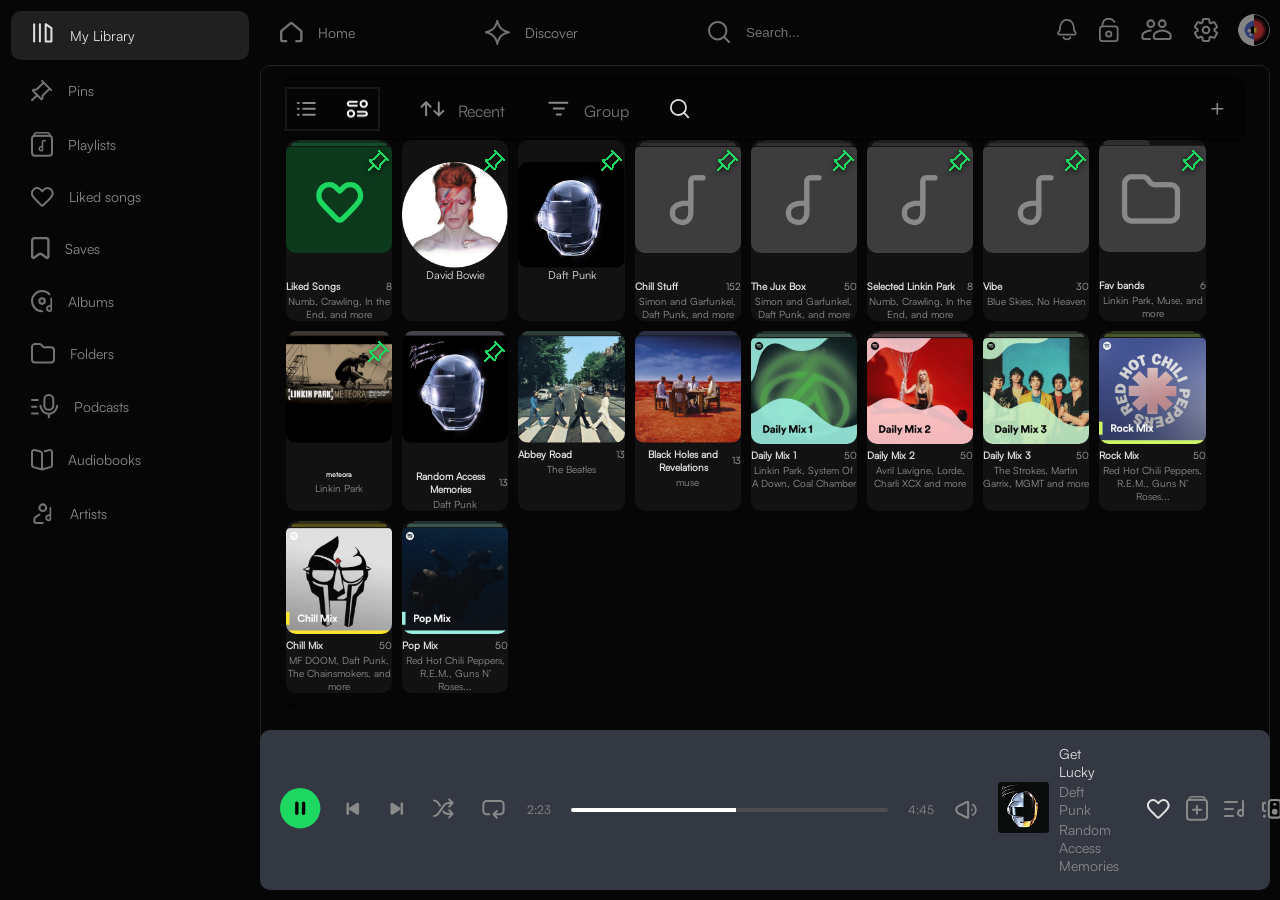
<file: pages/library.html>
<!DOCTYPE html>
<html lang="en">

<head>
    <meta charset="UTF-8">
    <meta name="viewport" content="width=device-width, initial-scale=1.0">
    <link rel="stylesheet" href="../assets/styles/css/styles.css">
    <script src="../assets/scripts/library-btn.js" defer></script>
    <link rel="icon" type="image/x-icon" href="../assets/images/favicon.ico">
    <title>Fighter Developers Exam</title>
</head>

<body>
    <input type="checkbox" id="library-toggle" class="toggle-checkbox">
    <!-- In the aside tag, there is a navigation section where a list is used. -->
    <aside class="aside">
        <!-- a navigation section where a list is used. -->
        <nav class="aside__nav">
            <!--In lists, a div container is used to contain icons and a span for navigation labels. -->
            <ul class="aside__nav__list nav-buttons nav-buttons--dark">
                <li class="active">
                    <a href="library.html">
                        <figure>
                            <label for="library-toggle" class="library-trigger">
                                <img class="library-item" src="../assets/images/icon-images/library_icon.svg"
                                    alt="library icon">
                            </label>
                            <figcaption class="nav-item">My Library</figcaption>
                        </figure>
                    </a>
                </li>
                <li>
                    <a href="#">
                        <figure>
                            <img class="pins" src="../assets/images/icon-images/pin.svg" alt="pin icon">
                            <figcaption class="nav-item">Pins</figcaption>
                        </figure>
                    </a>
                </li>
                <li>
                    <a href="play-list.html">
                        <figure>
                            <img src="../assets/images/icon-images/playlist_icon.svg" alt="Playlists icon">
                            <figcaption class="nav-item">Playlists</figcaption>
                        </figure>
                    </a>
                </li>
                <li>
                    <a href="song.html">
                        <figure>
                            <img src="../assets/images/icon-images/fav_icon.svg" alt="like icon">
                            <figcaption class="nav-item">Liked songs</figcaption>
                        </figure>
                    </a>
                </li>
                <li>
                    <a href="#">
                        <figure>
                            <img src="../assets/images/icon-images/bookmark_icon.svg" alt="saves icon">
                            <figcaption class="nav-item">Saves</figcaption>
                        </figure>
                    </a>
                </li>
                <li>
                    <a href="albums.html">
                        <figure>
                            <img src="../assets/images/icon-images/album_icon.svg" alt="albums icon">
                            <figcaption class="nav-item">Albums</figcaption>
                        </figure>
                    </a>
                </li>
                <li>
                    <a href="#">
                        <figure>
                            <img src="../assets/images/icon-images/folder_icon.svg" alt="folders icon">
                            <figcaption class="nav-item">Folders</figcaption>
                        </figure>
                    </a>
                </li>
                <li>
                    <a href="podcast.html">
                        <figure>
                            <img src="../assets/images/icon-images/podcast_icon.svg" alt="podcasts icon">
                            <figcaption class="nav-item">Podcasts</figcaption>
                        </figure>
                    </a>
                </li>
                <li>
                    <a href="#">
                        <figure>
                            <img src="../assets/images/icon-images/audio_books_icon.svg" alt="audiobooks icon">
                            <figcaption class="nav-item">Audiobooks</figcaption>
                        </figure>
                    </a>
                </li>
                <li>
                    <a href="#">
                        <figure>
                            <img src="../assets/images/icon-images/artist_icon.svg" alt="artists icon">
                            <figcaption class="nav-item">Artists</figcaption>
                        </figure>
                    </a>
                </li>
            </ul>
        </nav>
    </aside>

    <!-- In the right aside tag, there is a friends activity list. -->
    <aside class="right-aside" id="right-aside">
        <nav class="right-aside__nav">
            <h4>Friends Activity</h4>
            <div class="right-aside__buttons">
                <img src="../assets/images/icon-images/add-friend-icon.svg" alt="add-friend">
                <a href="#!"><img class="close-icon" src="../assets/images/icon-images/close-icon.svg"
                        alt="add-friend"></a>
            </div>
        </nav>

        <ul class="friends-activity__list">
            <li class="friend-item">
                <img class="friend-item__avatar" src="../assets/images/layout-images/friend1.png"
                    alt="FriendlyMusicListener's avatar">
                <div class="friend-item__info">
                    <h5 class="friend-item__username">FriendlyMusicListener</h5>
                    <p class="friend-item__status">
                        <img src="../assets/images/icon-images/status-icon.svg" alt="">
                        <span>Goosebumps</span>
                        <span class="friend-item__artist"> • Travis Scott</span>
                    </p>
                </div>
            </li>

            <li class="friend-item">
                <img class="friend-item__avatar" src="../assets/images/layout-images/friend2.png"
                    alt="AverageMusicEnjoyer's avatar">
                <div class="friend-item__info">
                    <h5 class="friend-item__username">AverageMusicEnjoyer</h5>
                    <p class="friend-item__status">
                        <img src="../assets/images/icon-images/status-icon.svg" alt="">
                        <span>Get Lucky</span>
                        <span class="friend-item__artist"> • Daft Punk</span>
                    </p>
                </div>
            </li>

            <li class="friend-item">
                <img class="friend-item__avatar" src="../assets/images/layout-images/friend3.png"
                    alt="MusicEnthusiast's avatar">
                <div class="friend-item__info">
                    <h5 class="friend-item__username">MusicEnthusiast</h5>
                    <p class="friend-item__status">
                        <span>1h</span>
                        <span>would he</span>
                        <span class="friend-item__artist"> • joji</span>
                    </p>
                </div>
            </li>

            <li class="friend-item">
                <img class="friend-item__avatar" src="../assets/images/layout-images/friend4.png"
                    alt="IListenToMusic56's avatar">
                <div class="friend-item__info">
                    <h5 class="friend-item__username">IListenToMusic56</h5>
                    <p class="friend-item__status">
                        <span>6h</span>
                        <span>Rockstar</span>
                        <span class="friend-item__artist"> • Post Malone</span>
                    </p>
                </div>
            </li>
        </ul>
    </aside>

    <header class="top-header">
        <nav class="main-nav">
            <ul class="nav-buttons nav-buttons--dark">
                <li>
                    <a href="../index.html">
                        <figure>
                            <img src="../assets/images/icon-images/home_icon.svg" alt="home">
                            <figcaption>Home</figcaption>
                        </figure>
                    </a>
                </li>
                <li>
                    <a href="discover.html">
                        <figure>
                            <img src="../assets/images/icon-images/discover_icon.svg" alt="discover">
                            <figcaption>Discover</figcaption>
                        </figure>
                    </a>
                </li>
                <li>
                    <form action="search.html" method="get" role="search">
                        <figure>
                            <img src="../assets/images/icon-images/search_icon.svg" alt="search">
                            <input class="search-input" type="search" name="q" placeholder="Search...">
                        </figure>
                    </form>
                </li>
            </ul>
        </nav>
        <nav class="actions">
            <ul>
                <li>
                    <a href="#">
                        <figure>
                            <img src="../assets/images/icon-images/references.svg" alt="references">
                        </figure>
                    </a>
                </li>
                <li>
                    <a href="#">
                        <figure>
                            <img src="../assets/images/icon-images/block.svg" alt="block">
                        </figure>
                    </a>
                </li>
                <li>
                    <a href="#right-aside">
                        <figure>
                            <img class="friends-icon" src="../assets/images/icon-images/friends.svg" alt="friends">
                        </figure>
                    </a>
                </li>
                <li>
                    <a href="#">
                        <figure>
                            <img src="../assets/images/icon-images/setting.svg" alt="settings">
                        </figure>
                    </a>
                </li>
                <li>
                    <a href="#">
                        <figure>
                            <img src="../assets/images/icon-images/logo.svg" alt="Logo" class="user-logo">
                        </figure>
                    </a>
                </li>
            </ul>
        </nav>
    </header>
    <header class="mobile-header">
        <div class="search-section">
            <div class="search-bar">
                <img src="../assets/images/icon-images/search_icon.svg" alt="search">
                <input type="text" placeholder="Search library">
            </div>
            <div class="plus-icon">
                <button><img src="../assets/images/icon-images/plus.svg" alt="plus"></button>
            </div>
        </div>
        <div class="filter-section">
            <div class="group-tag">
                <img src="../assets/images/icon-images/group.svg" alt="Group">
                <span>Group</span>
            </div>
            <div class="recent-filter">
                <span>Recent</span>
                <button class="toggle-list">
                    <img src="../assets/images/icon-images/Shuffle.png" class="view-icon" alt="shuffle icon">
                </button>
            </div>
        </div>
    </header>

    <main class="main-content">
        <!-- The first section of the main content, the first section uses the navigation bar and part of the article cards. -->
        <section class="main-content__library-page-section">

            <!-- Recent library -->
            <div class="recent-library">
                <header class="fixed-container-77">
                    <div class="inner-wrapper-104">
                        <div class="left-group-106">
                            <div class="icons-block-187 toggle-layout-btn">
                                <img src="../assets/images/icon-images/list.svg" class="icon" alt="list icon">
                                <img src="../assets/images/icon-images/Shuffle.png" class="icon action-icons"
                                    alt="shuffle icon">
                            </div>
                            <div class="info-block-85">
                                <img src="../assets/images/icon-images/resent.svg" class="icon" alt="recent icon">
                                <span class="text">Recent</span>
                            </div>
                            <div class="info-block-63">
                                <img src="../assets/images/icon-images/group.svg" class="icon" alt="group icon">
                                <span class="text">Group</span>
                            </div>
                            <div class="single-icon-34">
                                <img src="../assets/images/icon-images/search_icon.svg" class="small-icon"
                                    alt="search icon">
                            </div>
                        </div>
                        <div class="right-group-84">
                            <img src="../assets/images/icon-images/plus.svg" class="final-icon" alt="plus icon">
                        </div>
                    </div>
                </header>
                <div class="recent-library__content">
                    <ul class="recent-library__list">
                        <li class="recent-library__item">
                            <article class="library-card">
                                <div class="library-card__media">
                                    <img src="../assets/images/layout-images/like-song.png"
                                        alt="liked songs playlist cover" class="library-card__img">
                                    <button class="btn-pin" aria-label="Pin Liked Songs">
                                        <i class="icon-pin" aria-hidden="true">
                                            <svg width="30" height="30" viewBox="0 0 30 30" fill="none"
                                                xmlns="http://www.w3.org/2000/svg">
                                                <g filter="url(#filter0_d_8083_6489)">
                                                    <path
                                                        d="M16.6066 2.5178L15.0888 0.999964M16.6066 2.5178L9.90624 9.21819C9.78313 9.3413 9.62232 9.41961 9.44949 9.44062L6.6962 9.77532C6.0516 9.85367 5.7803 10.6401 6.23945 11.0992L10.168 15.0278M16.6066 2.5178L22.678 8.58914M24.1958 10.107L22.678 8.58914M22.678 8.58914L15.9776 15.2895C15.8545 15.4126 15.7762 15.5734 15.7551 15.7463L15.4204 18.4996C15.3421 19.1442 14.5557 19.4155 14.0966 18.9563L10.168 15.0278M10.168 15.0278L5.00021 20.1956"
                                                        stroke="#1ED760" stroke-width="2" stroke-linecap="round"
                                                        stroke-linejoin="round" shape-rendering="crispEdges" />
                                                </g>
                                                <defs>
                                                    <filter id="filter0_d_8083_6489" x="0" y="0" width="29.1958"
                                                        height="29.1956" filterUnits="userSpaceOnUse"
                                                        color-interpolation-filters="sRGB">
                                                        <feFlood flood-opacity="0" result="BackgroundImageFix" />
                                                        <feColorMatrix in="SourceAlpha" type="matrix"
                                                            values="0 0 0 0 0 0 0 0 0 0 0 0 0 0 0 0 0 0 127 0"
                                                            result="hardAlpha" />
                                                        <feOffset dy="4" />
                                                        <feGaussianBlur stdDeviation="2" />
                                                        <feComposite in2="hardAlpha" operator="out" />
                                                        <feColorMatrix type="matrix"
                                                            values="0 0 0 0 0 0 0 0 0 0 0 0 0 0 0 0 0 0 0.25 0" />
                                                        <feBlend mode="normal" in2="BackgroundImageFix"
                                                            result="effect1_dropShadow_8083_6489" />
                                                        <feBlend mode="normal" in="SourceGraphic"
                                                            in2="effect1_dropShadow_8083_6489" result="shape" />
                                                    </filter>
                                                </defs>
                                            </svg>
                                        </i>
                                    </button>
                                </div>
                                <figcaption class="library-card__info">
                                    <div class="title-row">
                                        <h3 class="library-card__title">Liked Songs</h3>
                                        <span class="library-card__count type--green">8</span>
                                    </div>
                                    <p class="library-card__description">Numb, Crawling, In the End, and more
                                    </p>
                                </figcaption>
                            </article>
                        </li>
                        <li class="recent-library__item">
                            <button class="btn-pin" aria-label="Pin Liked Songs">
                                <i class="icon-pin" aria-hidden="true">
                                    <svg width="30" height="30" viewBox="0 0 30 30" fill="none"
                                        xmlns="http://www.w3.org/2000/svg">
                                        <g filter="url(#filter0_d_8083_6489)">
                                            <path
                                                d="M16.6066 2.5178L15.0888 0.999964M16.6066 2.5178L9.90624 9.21819C9.78313 9.3413 9.62232 9.41961 9.44949 9.44062L6.6962 9.77532C6.0516 9.85367 5.7803 10.6401 6.23945 11.0992L10.168 15.0278M16.6066 2.5178L22.678 8.58914M24.1958 10.107L22.678 8.58914M22.678 8.58914L15.9776 15.2895C15.8545 15.4126 15.7762 15.5734 15.7551 15.7463L15.4204 18.4996C15.3421 19.1442 14.5557 19.4155 14.0966 18.9563L10.168 15.0278M10.168 15.0278L5.00021 20.1956"
                                                stroke="#1ED760" stroke-width="2" stroke-linecap="round"
                                                stroke-linejoin="round" shape-rendering="crispEdges" />
                                        </g>
                                        <defs>
                                            <filter id="filter0_d_8083_6489" x="0" y="0" width="29.1958"
                                                height="29.1956" filterUnits="userSpaceOnUse"
                                                color-interpolation-filters="sRGB">
                                                <feFlood flood-opacity="0" result="BackgroundImageFix" />
                                                <feColorMatrix in="SourceAlpha" type="matrix"
                                                    values="0 0 0 0 0 0 0 0 0 0 0 0 0 0 0 0 0 0 127 0"
                                                    result="hardAlpha" />
                                                <feOffset dy="4" />
                                                <feGaussianBlur stdDeviation="2" />
                                                <feComposite in2="hardAlpha" operator="out" />
                                                <feColorMatrix type="matrix"
                                                    values="0 0 0 0 0 0 0 0 0 0 0 0 0 0 0 0 0 0 0.25 0" />
                                                <feBlend mode="normal" in2="BackgroundImageFix"
                                                    result="effect1_dropShadow_8083_6489" />
                                                <feBlend mode="normal" in="SourceGraphic"
                                                    in2="effect1_dropShadow_8083_6489" result="shape" />
                                            </filter>
                                        </defs>
                                    </svg>
                                </i>
                            </button>
                            <figure>
                                <img src="../assets/images/layout-images/david.png" alt="David Bowie"
                                    class="recent-searches__img--circle">
                                <figcaption>David Bowie</figcaption>
                            </figure>
                        </li>
                        <li class="recent-library__item">
                            <button class="btn-pin" aria-label="Pin Liked Songs">
                                <i class="icon-pin" aria-hidden="true">
                                    <svg width="30" height="30" viewBox="0 0 30 30" fill="none"
                                        xmlns="http://www.w3.org/2000/svg">
                                        <g filter="url(#filter0_d_8083_6489)">
                                            <path
                                                d="M16.6066 2.5178L15.0888 0.999964M16.6066 2.5178L9.90624 9.21819C9.78313 9.3413 9.62232 9.41961 9.44949 9.44062L6.6962 9.77532C6.0516 9.85367 5.7803 10.6401 6.23945 11.0992L10.168 15.0278M16.6066 2.5178L22.678 8.58914M24.1958 10.107L22.678 8.58914M22.678 8.58914L15.9776 15.2895C15.8545 15.4126 15.7762 15.5734 15.7551 15.7463L15.4204 18.4996C15.3421 19.1442 14.5557 19.4155 14.0966 18.9563L10.168 15.0278M10.168 15.0278L5.00021 20.1956"
                                                stroke="#1ED760" stroke-width="2" stroke-linecap="round"
                                                stroke-linejoin="round" shape-rendering="crispEdges" />
                                        </g>
                                        <defs>
                                            <filter id="filter0_d_8083_6489" x="0" y="0" width="29.1958"
                                                height="29.1956" filterUnits="userSpaceOnUse"
                                                color-interpolation-filters="sRGB">
                                                <feFlood flood-opacity="0" result="BackgroundImageFix" />
                                                <feColorMatrix in="SourceAlpha" type="matrix"
                                                    values="0 0 0 0 0 0 0 0 0 0 0 0 0 0 0 0 0 0 127 0"
                                                    result="hardAlpha" />
                                                <feOffset dy="4" />
                                                <feGaussianBlur stdDeviation="2" />
                                                <feComposite in2="hardAlpha" operator="out" />
                                                <feColorMatrix type="matrix"
                                                    values="0 0 0 0 0 0 0 0 0 0 0 0 0 0 0 0 0 0 0.25 0" />
                                                <feBlend mode="normal" in2="BackgroundImageFix"
                                                    result="effect1_dropShadow_8083_6489" />
                                                <feBlend mode="normal" in="SourceGraphic"
                                                    in2="effect1_dropShadow_8083_6489" result="shape" />
                                            </filter>
                                        </defs>
                                    </svg>
                                </i>
                            </button>
                            <figure>
                                <img src="../assets/images/layout-images/dafft.png" alt="Daft Punk"
                                    class="recent-searches__img">
                                <figcaption>Daft Punk</figcaption>
                            </figure>
                        </li>
                        <li class="recent-library__item">
                            <article class="library-card">
                                <div class="library-card__media">
                                    <img src="../assets/images/layout-images/song-mark.png" alt="songs"
                                        class="library-card__img">
                                    <button class="btn-pin" aria-label="Pin Liked Songs">
                                        <i class="icon-pin" aria-hidden="true">
                                            <svg width="30" height="30" viewBox="0 0 30 30" fill="none"
                                                xmlns="http://www.w3.org/2000/svg">
                                                <g filter="url(#filter0_d_8083_6489)">
                                                    <path
                                                        d="M16.6066 2.5178L15.0888 0.999964M16.6066 2.5178L9.90624 9.21819C9.78313 9.3413 9.62232 9.41961 9.44949 9.44062L6.6962 9.77532C6.0516 9.85367 5.7803 10.6401 6.23945 11.0992L10.168 15.0278M16.6066 2.5178L22.678 8.58914M24.1958 10.107L22.678 8.58914M22.678 8.58914L15.9776 15.2895C15.8545 15.4126 15.7762 15.5734 15.7551 15.7463L15.4204 18.4996C15.3421 19.1442 14.5557 19.4155 14.0966 18.9563L10.168 15.0278M10.168 15.0278L5.00021 20.1956"
                                                        stroke="#1ED760" stroke-width="2" stroke-linecap="round"
                                                        stroke-linejoin="round" shape-rendering="crispEdges" />
                                                </g>
                                                <defs>
                                                    <filter id="filter0_d_8083_6489" x="0" y="0" width="29.1958"
                                                        height="29.1956" filterUnits="userSpaceOnUse"
                                                        color-interpolation-filters="sRGB">
                                                        <feFlood flood-opacity="0" result="BackgroundImageFix" />
                                                        <feColorMatrix in="SourceAlpha" type="matrix"
                                                            values="0 0 0 0 0 0 0 0 0 0 0 0 0 0 0 0 0 0 127 0"
                                                            result="hardAlpha" />
                                                        <feOffset dy="4" />
                                                        <feGaussianBlur stdDeviation="2" />
                                                        <feComposite in2="hardAlpha" operator="out" />
                                                        <feColorMatrix type="matrix"
                                                            values="0 0 0 0 0 0 0 0 0 0 0 0 0 0 0 0 0 0 0.25 0" />
                                                        <feBlend mode="normal" in2="BackgroundImageFix"
                                                            result="effect1_dropShadow_8083_6489" />
                                                        <feBlend mode="normal" in="SourceGraphic"
                                                            in2="effect1_dropShadow_8083_6489" result="shape" />
                                                    </filter>
                                                </defs>
                                            </svg>
                                        </i>
                                    </button>
                                </div>
                                <figcaption class="library-card__info">
                                    <div class="title-row">
                                        <h3 class="library-card__title">Chill Stuff</h3>
                                        <span class="library-card__count">152</span>
                                    </div>
                                    <p class="library-card__description">Simon and Garfunkel, Daft Punk, and
                                        more</p>
                                </figcaption>
                            </article>
                        </li>
                        <li class="recent-library__item">
                            <article class="library-card">
                                <div class="library-card__media">
                                    <img src="../assets/images/layout-images/song-mark.png" alt="song"
                                        class="library-card__img">
                                    <button class="btn-pin" aria-label="Pin Liked Songs">
                                        <i class="icon-pin" aria-hidden="true">
                                            <svg width="30" height="30" viewBox="0 0 30 30" fill="none"
                                                xmlns="http://www.w3.org/2000/svg">
                                                <g filter="url(#filter0_d_8083_6489)">
                                                    <path
                                                        d="M16.6066 2.5178L15.0888 0.999964M16.6066 2.5178L9.90624 9.21819C9.78313 9.3413 9.62232 9.41961 9.44949 9.44062L6.6962 9.77532C6.0516 9.85367 5.7803 10.6401 6.23945 11.0992L10.168 15.0278M16.6066 2.5178L22.678 8.58914M24.1958 10.107L22.678 8.58914M22.678 8.58914L15.9776 15.2895C15.8545 15.4126 15.7762 15.5734 15.7551 15.7463L15.4204 18.4996C15.3421 19.1442 14.5557 19.4155 14.0966 18.9563L10.168 15.0278M10.168 15.0278L5.00021 20.1956"
                                                        stroke="#1ED760" stroke-width="2" stroke-linecap="round"
                                                        stroke-linejoin="round" shape-rendering="crispEdges" />
                                                </g>
                                                <defs>
                                                    <filter id="filter0_d_8083_6489" x="0" y="0" width="29.1958"
                                                        height="29.1956" filterUnits="userSpaceOnUse"
                                                        color-interpolation-filters="sRGB">
                                                        <feFlood flood-opacity="0" result="BackgroundImageFix" />
                                                        <feColorMatrix in="SourceAlpha" type="matrix"
                                                            values="0 0 0 0 0 0 0 0 0 0 0 0 0 0 0 0 0 0 127 0"
                                                            result="hardAlpha" />
                                                        <feOffset dy="4" />
                                                        <feGaussianBlur stdDeviation="2" />
                                                        <feComposite in2="hardAlpha" operator="out" />
                                                        <feColorMatrix type="matrix"
                                                            values="0 0 0 0 0 0 0 0 0 0 0 0 0 0 0 0 0 0 0.25 0" />
                                                        <feBlend mode="normal" in2="BackgroundImageFix"
                                                            result="effect1_dropShadow_8083_6489" />
                                                        <feBlend mode="normal" in="SourceGraphic"
                                                            in2="effect1_dropShadow_8083_6489" result="shape" />
                                                    </filter>
                                                </defs>
                                            </svg>
                                        </i>
                                    </button>
                                </div>
                                <figcaption class="library-card__info">
                                    <div class="title-row">
                                        <h3 class="library-card__title">The Jux Box</h3>
                                        <span class="library-card__count">50</span>
                                    </div>
                                    <p class="library-card__description">Simon and Garfunkel, Daft Punk, and
                                        more</p>
                                </figcaption>
                            </article>
                        </li>
                        <li class="recent-library__item">
                            <article class="library-card">
                                <div class="library-card__media">
                                    <img src="../assets/images/layout-images/song-mark.png" alt="song"
                                        class="library-card__img">
                                    <button class="btn-pin" aria-label="Pin Liked Songs">
                                        <i class="icon-pin" aria-hidden="true">
                                            <svg width="30" height="30" viewBox="0 0 30 30" fill="none"
                                                xmlns="http://www.w3.org/2000/svg">
                                                <g filter="url(#filter0_d_8083_6489)">
                                                    <path
                                                        d="M16.6066 2.5178L15.0888 0.999964M16.6066 2.5178L9.90624 9.21819C9.78313 9.3413 9.62232 9.41961 9.44949 9.44062L6.6962 9.77532C6.0516 9.85367 5.7803 10.6401 6.23945 11.0992L10.168 15.0278M16.6066 2.5178L22.678 8.58914M24.1958 10.107L22.678 8.58914M22.678 8.58914L15.9776 15.2895C15.8545 15.4126 15.7762 15.5734 15.7551 15.7463L15.4204 18.4996C15.3421 19.1442 14.5557 19.4155 14.0966 18.9563L10.168 15.0278M10.168 15.0278L5.00021 20.1956"
                                                        stroke="#1ED760" stroke-width="2" stroke-linecap="round"
                                                        stroke-linejoin="round" shape-rendering="crispEdges" />
                                                </g>
                                                <defs>
                                                    <filter id="filter0_d_8083_6489" x="0" y="0" width="29.1958"
                                                        height="29.1956" filterUnits="userSpaceOnUse"
                                                        color-interpolation-filters="sRGB">
                                                        <feFlood flood-opacity="0" result="BackgroundImageFix" />
                                                        <feColorMatrix in="SourceAlpha" type="matrix"
                                                            values="0 0 0 0 0 0 0 0 0 0 0 0 0 0 0 0 0 0 127 0"
                                                            result="hardAlpha" />
                                                        <feOffset dy="4" />
                                                        <feGaussianBlur stdDeviation="2" />
                                                        <feComposite in2="hardAlpha" operator="out" />
                                                        <feColorMatrix type="matrix"
                                                            values="0 0 0 0 0 0 0 0 0 0 0 0 0 0 0 0 0 0 0.25 0" />
                                                        <feBlend mode="normal" in2="BackgroundImageFix"
                                                            result="effect1_dropShadow_8083_6489" />
                                                        <feBlend mode="normal" in="SourceGraphic"
                                                            in2="effect1_dropShadow_8083_6489" result="shape" />
                                                    </filter>
                                                </defs>
                                            </svg>
                                        </i>
                                    </button>
                                </div>
                                <figcaption class="library-card__info">
                                    <div class="title-row">
                                        <h3 class="library-card__title">Selected Linkin Park</h3>
                                        <span class="library-card__count">8</span>
                                    </div>
                                    <p class="library-card__description">Numb, Crawling, In the End, and more
                                    </p>
                                </figcaption>
                            </article>
                        </li>
                        <li class="recent-library__item">
                            <article class="library-card">
                                <div class="library-card__media">
                                    <img src="../assets/images/layout-images/song-mark.png" alt="song"
                                        class="library-card__img">
                                    <button class="btn-pin" aria-label="Pin Liked Songs">
                                        <i class="icon-pin" aria-hidden="true">
                                            <svg width="30" height="30" viewBox="0 0 30 30" fill="none"
                                                xmlns="http://www.w3.org/2000/svg">
                                                <g filter="url(#filter0_d_8083_6489)">
                                                    <path
                                                        d="M16.6066 2.5178L15.0888 0.999964M16.6066 2.5178L9.90624 9.21819C9.78313 9.3413 9.62232 9.41961 9.44949 9.44062L6.6962 9.77532C6.0516 9.85367 5.7803 10.6401 6.23945 11.0992L10.168 15.0278M16.6066 2.5178L22.678 8.58914M24.1958 10.107L22.678 8.58914M22.678 8.58914L15.9776 15.2895C15.8545 15.4126 15.7762 15.5734 15.7551 15.7463L15.4204 18.4996C15.3421 19.1442 14.5557 19.4155 14.0966 18.9563L10.168 15.0278M10.168 15.0278L5.00021 20.1956"
                                                        stroke="#1ED760" stroke-width="2" stroke-linecap="round"
                                                        stroke-linejoin="round" shape-rendering="crispEdges" />
                                                </g>
                                                <defs>
                                                    <filter id="filter0_d_8083_6489" x="0" y="0" width="29.1958"
                                                        height="29.1956" filterUnits="userSpaceOnUse"
                                                        color-interpolation-filters="sRGB">
                                                        <feFlood flood-opacity="0" result="BackgroundImageFix" />
                                                        <feColorMatrix in="SourceAlpha" type="matrix"
                                                            values="0 0 0 0 0 0 0 0 0 0 0 0 0 0 0 0 0 0 127 0"
                                                            result="hardAlpha" />
                                                        <feOffset dy="4" />
                                                        <feGaussianBlur stdDeviation="2" />
                                                        <feComposite in2="hardAlpha" operator="out" />
                                                        <feColorMatrix type="matrix"
                                                            values="0 0 0 0 0 0 0 0 0 0 0 0 0 0 0 0 0 0 0.25 0" />
                                                        <feBlend mode="normal" in2="BackgroundImageFix"
                                                            result="effect1_dropShadow_8083_6489" />
                                                        <feBlend mode="normal" in="SourceGraphic"
                                                            in2="effect1_dropShadow_8083_6489" result="shape" />
                                                    </filter>
                                                </defs>
                                            </svg>
                                        </i>
                                    </button>
                                </div>
                                <figcaption class="library-card__info">
                                    <div class="title-row">
                                        <h3 class="library-card__title">Vibe</h3>
                                        <span class="library-card__count">30</span>
                                    </div>
                                    <p class="library-card__description">Blue Skies, No Heaven</p>
                                </figcaption>
                            </article>
                        </li>
                        <li class="recent-library__item">
                            <article class="library-card">
                                <div class="library-card__media">
                                    <img src="../assets/images/layout-images/forder.png" alt="forder"
                                        class="library-card__img">
                                    <button class="btn-pin" aria-label="Pin Liked Songs">
                                        <i class="icon-pin" aria-hidden="true">
                                            <svg width="30" height="30" viewBox="0 0 30 30" fill="none"
                                                xmlns="http://www.w3.org/2000/svg">
                                                <g filter="url(#filter0_d_8083_6489)">
                                                    <path
                                                        d="M16.6066 2.5178L15.0888 0.999964M16.6066 2.5178L9.90624 9.21819C9.78313 9.3413 9.62232 9.41961 9.44949 9.44062L6.6962 9.77532C6.0516 9.85367 5.7803 10.6401 6.23945 11.0992L10.168 15.0278M16.6066 2.5178L22.678 8.58914M24.1958 10.107L22.678 8.58914M22.678 8.58914L15.9776 15.2895C15.8545 15.4126 15.7762 15.5734 15.7551 15.7463L15.4204 18.4996C15.3421 19.1442 14.5557 19.4155 14.0966 18.9563L10.168 15.0278M10.168 15.0278L5.00021 20.1956"
                                                        stroke="#1ED760" stroke-width="2" stroke-linecap="round"
                                                        stroke-linejoin="round" shape-rendering="crispEdges" />
                                                </g>
                                                <defs>
                                                    <filter id="filter0_d_8083_6489" x="0" y="0" width="29.1958"
                                                        height="29.1956" filterUnits="userSpaceOnUse"
                                                        color-interpolation-filters="sRGB">
                                                        <feFlood flood-opacity="0" result="BackgroundImageFix" />
                                                        <feColorMatrix in="SourceAlpha" type="matrix"
                                                            values="0 0 0 0 0 0 0 0 0 0 0 0 0 0 0 0 0 0 127 0"
                                                            result="hardAlpha" />
                                                        <feOffset dy="4" />
                                                        <feGaussianBlur stdDeviation="2" />
                                                        <feComposite in2="hardAlpha" operator="out" />
                                                        <feColorMatrix type="matrix"
                                                            values="0 0 0 0 0 0 0 0 0 0 0 0 0 0 0 0 0 0 0.25 0" />
                                                        <feBlend mode="normal" in2="BackgroundImageFix"
                                                            result="effect1_dropShadow_8083_6489" />
                                                        <feBlend mode="normal" in="SourceGraphic"
                                                            in2="effect1_dropShadow_8083_6489" result="shape" />
                                                    </filter>
                                                </defs>
                                            </svg>
                                        </i>
                                    </button>
                                </div>
                                <figcaption class="library-card__info">
                                    <div class="title-row">
                                        <h3 class="library-card__title">Fav bands</h3>
                                        <span class="library-card__count">6</span>
                                    </div>
                                    <p class="library-card__description">Linkin Park, Muse, and more</p>
                                </figcaption>
                            </article>
                        </li>

                        <li class="recent-library__item">
                            <article class="library-card">
                                <div class="library-card__media">
                                    <img src="../assets/images/layout-images/meteora1.png" alt="Meteora"
                                        class="library-card__img">
                                    <button class="btn-pin" aria-label="Pin Liked Songs">
                                        <i class="icon-pin" aria-hidden="true">
                                            <svg width="30" height="30" viewBox="0 0 30 30" fill="none"
                                                xmlns="http://www.w3.org/2000/svg">
                                                <g filter="url(#filter0_d_8083_6489)">
                                                    <path
                                                        d="M16.6066 2.5178L15.0888 0.999964M16.6066 2.5178L9.90624 9.21819C9.78313 9.3413 9.62232 9.41961 9.44949 9.44062L6.6962 9.77532C6.0516 9.85367 5.7803 10.6401 6.23945 11.0992L10.168 15.0278M16.6066 2.5178L22.678 8.58914M24.1958 10.107L22.678 8.58914M22.678 8.58914L15.9776 15.2895C15.8545 15.4126 15.7762 15.5734 15.7551 15.7463L15.4204 18.4996C15.3421 19.1442 14.5557 19.4155 14.0966 18.9563L10.168 15.0278M10.168 15.0278L5.00021 20.1956"
                                                        stroke="#1ED760" stroke-width="2" stroke-linecap="round"
                                                        stroke-linejoin="round" shape-rendering="crispEdges" />
                                                </g>
                                                <defs>
                                                    <filter id="filter0_d_8083_6489" x="0" y="0" width="29.1958"
                                                        height="29.1956" filterUnits="userSpaceOnUse"
                                                        color-interpolation-filters="sRGB">
                                                        <feFlood flood-opacity="0" result="BackgroundImageFix" />
                                                        <feColorMatrix in="SourceAlpha" type="matrix"
                                                            values="0 0 0 0 0 0 0 0 0 0 0 0 0 0 0 0 0 0 127 0"
                                                            result="hardAlpha" />
                                                        <feOffset dy="4" />
                                                        <feGaussianBlur stdDeviation="2" />
                                                        <feComposite in2="hardAlpha" operator="out" />
                                                        <feColorMatrix type="matrix"
                                                            values="0 0 0 0 0 0 0 0 0 0 0 0 0 0 0 0 0 0 0.25 0" />
                                                        <feBlend mode="normal" in2="BackgroundImageFix"
                                                            result="effect1_dropShadow_8083_6489" />
                                                        <feBlend mode="normal" in="SourceGraphic"
                                                            in2="effect1_dropShadow_8083_6489" result="shape" />
                                                    </filter>
                                                </defs>
                                            </svg>
                                        </i>
                                    </button>
                                </div>
                                <figcaption class="library-card__info">
                                    <h3 class="library-card__title">meteora</h3>
                                    <p class="library-card__description">Linkin Park</p>
                                </figcaption>
                            </article>
                        </li>
                        <li class="recent-library__item">
                            <article class="library-card">
                                <div class="library-card__media">
                                    <img src="../assets/images/layout-images/random.png" alt="Random Access Memories"
                                        class="library-card__img">
                                    <button class="btn-pin" aria-label="Pin Liked Songs">
                                        <i class="icon-pin" aria-hidden="true">
                                            <svg width="30" height="30" viewBox="0 0 30 30" fill="none"
                                                xmlns="http://www.w3.org/2000/svg">
                                                <g filter="url(#filter0_d_8083_6489)">
                                                    <path
                                                        d="M16.6066 2.5178L15.0888 0.999964M16.6066 2.5178L9.90624 9.21819C9.78313 9.3413 9.62232 9.41961 9.44949 9.44062L6.6962 9.77532C6.0516 9.85367 5.7803 10.6401 6.23945 11.0992L10.168 15.0278M16.6066 2.5178L22.678 8.58914M24.1958 10.107L22.678 8.58914M22.678 8.58914L15.9776 15.2895C15.8545 15.4126 15.7762 15.5734 15.7551 15.7463L15.4204 18.4996C15.3421 19.1442 14.5557 19.4155 14.0966 18.9563L10.168 15.0278M10.168 15.0278L5.00021 20.1956"
                                                        stroke="#1ED760" stroke-width="2" stroke-linecap="round"
                                                        stroke-linejoin="round" shape-rendering="crispEdges" />
                                                </g>
                                                <defs>
                                                    <filter id="filter0_d_8083_6489" x="0" y="0" width="29.1958"
                                                        height="29.1956" filterUnits="userSpaceOnUse"
                                                        color-interpolation-filters="sRGB">
                                                        <feFlood flood-opacity="0" result="BackgroundImageFix" />
                                                        <feColorMatrix in="SourceAlpha" type="matrix"
                                                            values="0 0 0 0 0 0 0 0 0 0 0 0 0 0 0 0 0 0 127 0"
                                                            result="hardAlpha" />
                                                        <feOffset dy="4" />
                                                        <feGaussianBlur stdDeviation="2" />
                                                        <feComposite in2="hardAlpha" operator="out" />
                                                        <feColorMatrix type="matrix"
                                                            values="0 0 0 0 0 0 0 0 0 0 0 0 0 0 0 0 0 0 0.25 0" />
                                                        <feBlend mode="normal" in2="BackgroundImageFix"
                                                            result="effect1_dropShadow_8083_6489" />
                                                        <feBlend mode="normal" in="SourceGraphic"
                                                            in2="effect1_dropShadow_8083_6489" result="shape" />
                                                    </filter>
                                                </defs>
                                            </svg>
                                        </i>
                                    </button>
                                </div>
                                <figcaption class="library-card__info">
                                    <div class="title-row">
                                        <h3 class="library-card__title">Random Access Memories</h3>
                                        <span class="library-card__count">13</span>
                                    </div>
                                    <p class="library-card__description">Daft Punk</p>
                                </figcaption>
                            </article>
                        </li>
                        <li class="recent-library__item">
                            <article class="library-card">
                                <div class="library-card__media">
                                    <img src="../assets/images/layout-images/abbey.png" alt="Abbey Road"
                                        class="library-card__img">
                                </div>
                                <figcaption class="library-card__info">
                                    <div class="title-row">
                                        <h3 class="library-card__title">Abbey Road</h3>
                                        <span class="library-card__count">13</span>
                                    </div>
                                    <p class="library-card__description">The Beatles</p>
                                </figcaption>
                            </article>
                        </li>
                        <li class="recent-library__item">
                            <article class="library-card">
                                <div class="library-card__media">
                                    <img src="../assets/images/layout-images/black-holes.png" alt="Black Holes"
                                        class="library-card__img">
                                </div>
                                <figcaption class="library-card__info">
                                    <div class="title-row">
                                        <h3 class="library-card__title">Black Holes and Revelations</h3>
                                        <span class="library-card__count">13</span>
                                    </div>
                                    <p class="library-card__description">muse</p>
                                </figcaption>
                            </article>
                        </li>
                        <li class="recent-library__item">
                            <article class="library-card">
                                <div class="library-card__media">
                                    <img src="../assets/images/layout-images/daily-mix1.png" alt="Daily Mix"
                                        class="library-card__img">
                                </div>
                                <figcaption class="library-card__info">
                                    <div class="title-row">
                                        <h3 class="library-card__title">Daily Mix 1</h3>
                                        <span class="library-card__count type--blue">50</span>
                                    </div>
                                    <p class="library-card__description">Linkin Park, System Of A Down, Coal
                                        Chamber</p>
                                </figcaption>
                            </article>
                        </li>
                        <li class="recent-library__item">
                            <article class="library-card">
                                <div class="library-card__media">
                                    <img src="../assets/images/layout-images/daily-mix2.png" alt="Daily Mix"
                                        class="library-card__img">
                                </div>
                                <figcaption class="library-card__info">
                                    <div class="title-row">
                                        <h3 class="library-card__title">Daily Mix 2</h3>
                                        <span class="library-card__count type--pink">50</span>
                                    </div>
                                    <p class="library-card__description">Avril Lavigne, Lorde, Charli XCX and
                                        more</p>
                                </figcaption>
                            </article>
                        </li>
                        <li class="recent-library__item">
                            <article class="library-card">
                                <div class="library-card__media">
                                    <img src="../assets/images/layout-images/daily-mix3.png" alt="Daily Mix"
                                        class="library-card__img">
                                </div>
                                <figcaption class="library-card__info">
                                    <div class="title-row">
                                        <h3 class="library-card__title">Daily Mix 3</h3>
                                        <span class="library-card__count type--mint">50</span>
                                    </div>
                                    <p class="library-card__description">The Strokes, Martin Garrix, MGMT and
                                        more</p>
                                </figcaption>
                            </article>
                        </li>
                        <li class="recent-library__item">
                            <article class="library-card">
                                <div class="library-card__media">
                                    <img src="../assets/images/layout-images/rock.png" alt="Rock Mix"
                                        class="library-card__img">
                                </div>
                                <figcaption class="library-card__info">
                                    <div class="title-row">
                                        <h3 class="library-card__title">Rock Mix</h3>
                                        <span class="library-card__count type--lime">50</span>
                                    </div>
                                    <p class="library-card__description">Red Hot Chili Peppers, R.E.M., Guns N’
                                        Roses...</p>
                                </figcaption>
                            </article>
                        </li>
                        <li class="recent-library__item">
                            <article class="library-card">
                                <div class="library-card__media">
                                    <img src="../assets/images/layout-images/chill.png" alt="Chill Mix"
                                        class="library-card__img">
                                </div>
                                <figcaption class="library-card__info">
                                    <div class="title-row">
                                        <h3 class="library-card__title">Chill Mix</h3>
                                        <span class="library-card__count type--yellow">50</span>
                                    </div>
                                    <p class="library-card__description">MF DOOM, Daft Punk, The Chainsmokers,
                                        and more</p>
                                </figcaption>
                            </article>
                        </li>
                        <li class="recent-library__item">
                            <article class="library-card">
                                <div class="library-card__media">
                                    <img src="../assets/images/layout-images/pop.png" alt="Pop Mix"
                                        class="library-card__img">
                                </div>
                                <figcaption class="library-card__info">
                                    <div class="title-row">
                                        <h3 class="library-card__title">Pop Mix</h3>
                                        <span class="library-card__count type--cyan">50</span>
                                    </div>
                                    <p class="library-card__description">Red Hot Chili Peppers, R.E.M., Guns N’
                                        Roses...</p>
                                </figcaption>
                            </article>
                        </li>
                    </ul>
                </div>
            </div>>
            <div class="playlist-table-container">
                <div class="table-header">
                    <span class="col-id">#</span>
                    <span class="col-title">Title</span>
                    <span class="col-album">Album</span>
                    <span class="col-duration">Duration</span>
                    <span class="col-heart"></span>
                </div>
                <div class="playlist-row">
                    <div class="col-id">1</div>
                    <div class="col-title">
                        <img src="../assets/images/layout-images/Daft Punk.png" alt="Get Lucky" class="song-thumbnail">
                        <div class="song-details">
                            <span class="song-name">Get Lucky</span>
                            <span class="artist-name">Daft Punk</span>
                        </div>
                    </div>
                    <div class="col-album">Random Access Memories</div>
                    <div class="col-duration">4:35</div>
                    <div class="col-heart">💚</div>
                </div>
                <div class="playlist-row">
                    <div class="col-id">2</div>
                    <div class="col-title">
                        <img src="../assets/images/layout-images/Daft Punk.png" alt="Instant Crush"
                            class="song-thumbnail">
                        <div class="song-details">
                            <span class="song-name">Instant Crush</span>
                            <span class="artist-name">Daft Punk, Julian Casablancas</span>
                        </div>
                    </div>
                    <div class="col-album">Random Access Memories</div>
                    <div class="col-duration">5:37</div>
                    <div class="col-heart">💚</div>
                </div>
                <div class="playlist-row">
                    <div class="col-id">3</div>
                    <div class="col-title">
                        <img src="../assets/images/layout-images/On Melancholy Hill.png" alt="On Melancholy Hill"
                            class="song-thumbnail">
                        <div class="song-details">
                            <span class="song-name">On Melancholy Hill</span>
                            <span class="artist-name">Gorillaz</span>
                        </div>
                    </div>
                    <div class="col-album">Plastic Beach</div>
                    <div class="col-duration">5:53</div>
                    <div class="col-heart">💚</div>
                </div>
                <div class="playlist-row">
                    <div class="col-id">4</div>
                    <div class="col-title">
                        <img src="../assets/images/layout-images/Tainted Love.png" alt="Tainted Love"
                            class="song-thumbnail">
                        <div class="song-details">
                            <span class="song-name">Tainted Love</span>
                            <span class="artist-name">Soft Call</span>
                        </div>
                    </div>
                    <div class="col-album">Non-Stop Erotic Cabaret</div>
                    <div class="col-duration">2:33</div>
                    <div class="col-heart">💚</div>
                </div>
                <div class="playlist-row">
                    <div class="col-id">5</div>
                    <div class="col-title">
                        <img src="../assets/images/layout-images/One More Time.png" alt="One More Time"
                            class="song-thumbnail">
                        <div class="song-details">
                            <span class="song-name">One More Time</span>
                            <span class="artist-name">Daft Punk</span>
                        </div>
                    </div>
                    <div class="col-album">Discovery</div>
                    <div class="col-duration">5:20</div>
                    <div class="col-heart">💚</div>
                </div>
                <div class="playlist-row">
                    <div class="col-id">6</div>
                    <div class="col-title">
                        <img src="../assets/images/layout-images/Electric Feel.png" alt="Electric Feel"
                            class="song-thumbnail">
                        <div class="song-details">
                            <span class="song-name">Electric Feel</span>
                            <span class="artist-name">MGMT</span>
                        </div>
                    </div>
                    <div class="col-album">Oracular Spectacular</div>
                    <div class="col-duration">3:49</div>
                    <div class="col-heart">💚</div>
                </div>
                <div class="playlist-row">
                    <div class="col-id">7</div>
                    <div class="col-title">
                        <img src="../assets/images/layout-images/Daft Punk.png" alt="Motherboard"
                            class="song-thumbnail">
                        <div class="song-details">
                            <span class="song-name">Give Life Back to Music</span>
                            <span class="artist-name">Daft Punk</span>
                        </div>
                    </div>
                    <div class="col-album">Random Access Memories</div>
                    <div class="col-duration">4:35</div>
                    <div class="col-heart">💚</div>
                </div>
    </main>
    <section class="mobile-main">
        <div class="content">
            <button class="accordion-item">
                <span>Playlists</span>
                <img src="../assets/images/icon-images/arrow-icon.svg" alt="Arrow">
            </button>
        </div>
        <div class="content">
            <button class="accordion-item">
                <span>Playlists by Spotify</span>
                <img src="../assets/images/icon-images/arrow-icon.svg" alt="Arrow">
            </button>
        </div>
        <div class="content">
            <button class="accordion-item">
                <span>Albums</span>
                <img src="../assets/images/icon-images/arrow-icon.svg" alt="Arrow">
            </button>
        </div>
        <div class="content">
            <button class="accordion-item">
                <span>Folders</span>
                <img src="../assets/images/icon-images/arrow-icon.svg" alt="Arrow">
            </button>
        </div>
        <div class="content">
            <button class="accordion-item">
                <span>Artists</span>
                <img src="../assets/images/icon-images/arrow-icon.svg" alt="Arrow">
            </button>
        </div>
    </section>

    <footer>
        <!-- Start Desktop Footer Player, Progress Bar + Volume -->
        <div class="player-wrapper">
            <!-- Left: Playback Controls -->
            <div class="player-left">
                <button class="btn-play-pause">
                    <img src="../assets/images/icon-images/pause_icon.svg" alt="pause">
                </button>
                <button class="btn-prev">
                    <img src="../assets/images/icon-images/prev_icon.svg" alt="previous">
                </button>
                <button class="btn-next">
                    <img src="../assets/images/icon-images/next_icon.svg" alt="next">
                </button>
                <button class="btn-shuffle">
                    <img src="../assets/images/icon-images/shuffle_icon.svg" alt="shuffle">
                </button>
                <button class="btn-loop">
                    <img src="../assets/images/icon-images/loop_icon.svg" alt="loop">
                </button>
                <span class="time-current">2:23</span>
                <input class="progress-bar" type="range" min="0" max="100" value="52">
                <span class="time-total">4:45</span>
                <button class="btn-volume">
                    <img src="../assets/images/icon-images/volume_icon.svg" alt="volume">
                </button>
            </div>

            <!-- Center: Song Info -->
            <div class="player-center">
                <figure class="player-album-cover">
                    <img src="../assets/images/player_cover.png" alt="Get Lucky album art">
                </figure>
                <div class="player-song-info">
                    <span class="song-title">Get Lucky</span>
                    <span class="song-artist">Deft Punk</span>
                    <span class="song-album">Random Access Memories</span>
                </div>
            </div>

            <!-- Right: Actions + Profile -->
            <div class="player-right">
                <div class="player-actions">
                    <button class="btn-fav">
                        <img src="../assets/images/icon-images/fav_icon.svg" alt="favorite">
                    </button>
                    <button class="btn-add">
                        <img src="../assets/images/icon-images/add_icon.svg" alt="add">
                    </button>
                    <button class="btn-lyrics">
                        <img src="../assets/images/icon-images/lyrics_icon.svg" alt="lyrics">
                    </button>
                    <button class="btn-device">
                        <img src="../assets/images/icon-images/device_icon.svg" alt="device">
                    </button>
                    <button class="btn-more">
                        <img src="../assets/images/icon-images/more_icon.svg" alt="more">
                    </button>
                    <button class="btn-avatar">
                        <img src="../assets/images/icon-images/avatar_icon.svg" alt="avatar">
                    </button>
                    <button class="btn-menu">
                        <img src="../assets/images/icon-images/menu_icon.svg" alt="menu">
                    </button>
                </div>
            </div>
        </div>
        <!-- End Desktop Footer Player -->

        <!-- Start Mobile Footer Menu -->
        <nav>
            <ul>
                <li>
                    <a href="../index.html">
                        <figure>
                            <img src="../assets/images/icon-images/home_icon.svg" alt="home">
                            <figcaption>Home</figcaption>
                        </figure>
                    </a>
                </li>
                <li>
                    <a href="discover.html">
                        <figure>
                            <img src="../assets/images/icon-images/discover_icon.svg" alt="discover">
                            <figcaption>Discover</figcaption>
                        </figure>
                    </a>
                </li>
                <li>
                    <a href="search.html">
                        <figure>
                            <img src="../assets/images/icon-images/search_icon.svg" alt="search">
                            <figcaption>Search</figcaption>
                        </figure>
                    </a>
                </li>
                <li>
                    <a href="library.html">
                        <figure>
                            <img src="../assets/images/icon-images/library_icon.svg" alt="library">
                            <figcaption>Library</figcaption>
                        </figure>
                    </a>
                </li>
                <li>
                    <a href="#">
                        <figure>
                            <img src="../assets/images/icon-images/me_icon.svg" alt="me">
                            <figcaption>Me</figcaption>
                        </figure>
                    </a>
                </li>
            </ul>
        </nav>
        <!-- End Mobile Footer Menu -->
    </footer>
</body>

</html>

<!-- git checkout -b feature/aside-navbar -->
<!-- sass --watch assets/styles/sass/main.scss assets/styles/css/styles.css -->
</file>
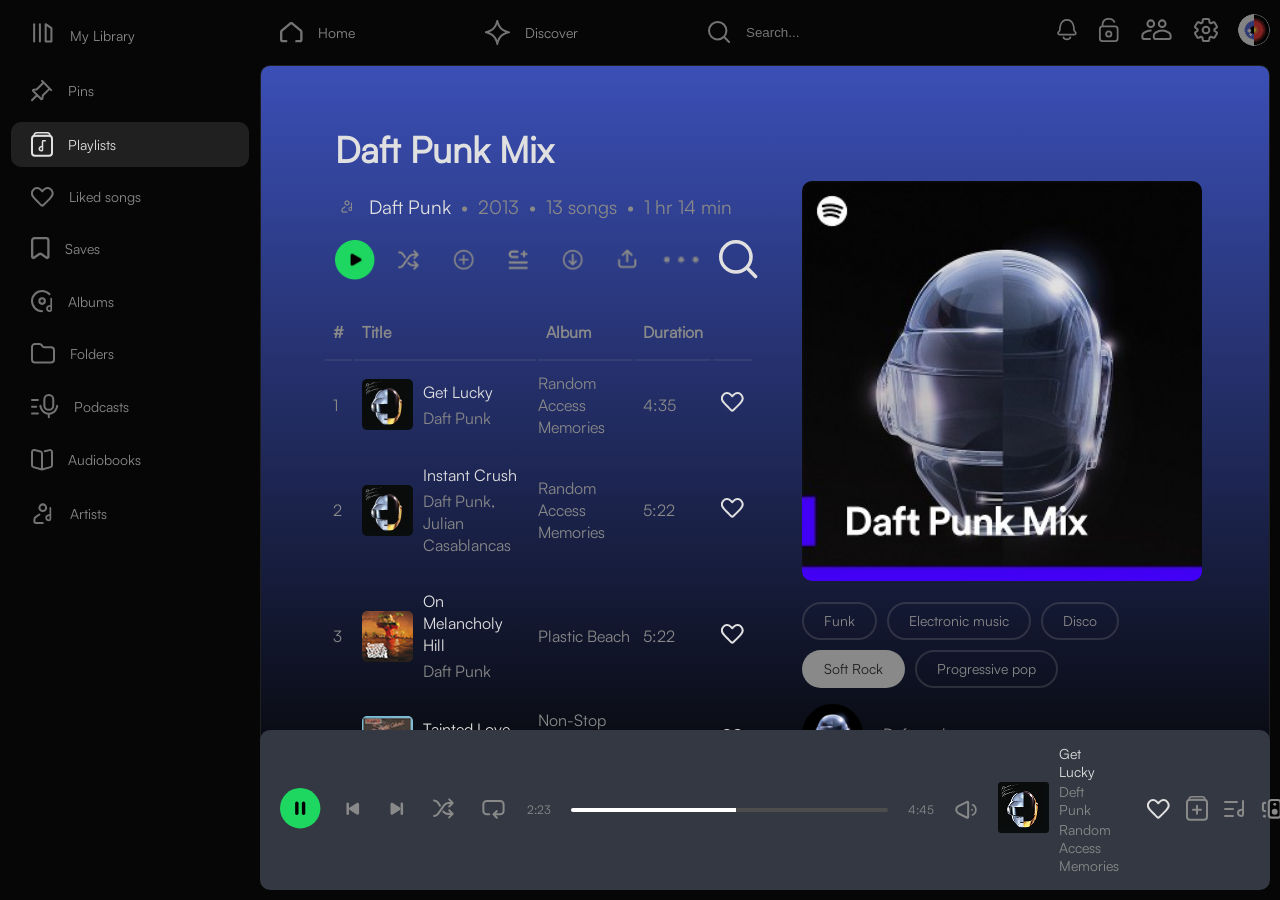
<file: pages/play-list.html>
<!DOCTYPE html>
<html lang="en">

<head>
    <meta charset="UTF-8">
    <meta name="viewport" content="width=device-width, initial-scale=1.0">
    <link rel="stylesheet" href="../assets/styles/css/styles.css">
    <link rel="icon" type="image/x-icon" href="../assets/images/favicon.ico">
    <title>Fighter Developers Exam</title>
</head>

<body>
    <input type="checkbox" id="library-toggle" class="toggle-checkbox">
    <!-- In the aside tag, there is a navigation section where a list is used. -->
    <aside class="aside">
        <!-- a navigation section where a list is used. -->
        <nav class="aside__nav">
            <!--In lists, a div container is used to contain icons and a span for navigation labels. -->
            <ul class="aside__nav__list nav-buttons nav-buttons--dark">
                <li>
                    <a href="library.html">
                        <figure>
                            <label for="library-toggle" class="library-trigger">
                                <img class="library-item" src="../assets/images/icon-images/library_icon.svg"
                                    alt="library icon">
                            </label>
                            <figcaption class="nav-item">My Library</figcaption>
                        </figure>
                    </a>
                </li>
                <li>
                    <a href="#">
                        <figure>
                            <img class="pins" src="../assets/images/icon-images/pin.svg" alt="pin icon">
                            <figcaption class="nav-item">Pins</figcaption>
                        </figure>
                    </a>
                </li>
                <li class="active">
                    <a href="play-list.html">
                        <figure>
                            <img src="../assets/images/icon-images/playlist_icon.svg" alt="Playlists icon">
                            <figcaption class="nav-item">Playlists</figcaption>
                        </figure>
                    </a>
                </li>
                <li>
                    <a href="song.html">
                        <figure>
                            <img src="../assets/images/icon-images/fav_icon.svg" alt="like icon">
                            <figcaption class="nav-item">Liked songs</figcaption>
                        </figure>
                    </a>
                </li>
                <li>
                    <a href="#">
                        <figure>
                            <img src="../assets/images/icon-images/bookmark_icon.svg" alt="saves icon">
                            <figcaption class="nav-item">Saves</figcaption>
                        </figure>
                    </a>
                </li>
                <li>
                    <a href="albums.html">
                        <figure>
                            <img src="../assets/images/icon-images/album_icon.svg" alt="albums icon">
                            <figcaption class="nav-item">Albums</figcaption>
                        </figure>
                    </a>
                </li>
                <li>
                    <a href="#">
                        <figure>
                            <img src="../assets/images/icon-images/folder_icon.svg" alt="folders icon">
                            <figcaption class="nav-item">Folders</figcaption>
                        </figure>
                    </a>
                </li>
                <li>
                    <a href="#">
                        <figure>
                            <img src="../assets/images/icon-images/podcast_icon.svg" alt="podcasts icon">
                            <figcaption class="nav-item">Podcasts</figcaption>
                        </figure>
                    </a>
                </li>
                <li>
                    <a href="#">
                        <figure>
                            <img src="../assets/images/icon-images/audio_books_icon.svg" alt="audiobooks icon">
                            <figcaption class="nav-item">Audiobooks</figcaption>
                        </figure>
                    </a>
                </li>
                <li>
                    <a href="#">
                        <figure>
                            <img src="../assets/images/icon-images/artist_icon.svg" alt="artists icon">
                            <figcaption class="nav-item">Artists</figcaption>
                        </figure>
                    </a>
                </li>
            </ul>
        </nav>
    </aside>

    <!-- In the right aside tag, there is a friends activity list. -->
    <aside class="right-aside" id="right-aside">
        <nav class="right-aside__nav">
            <h4>Friends Activity</h4>
            <div class="right-aside__buttons">
                <img src="../assets/images/icon-images/add-friend-icon.svg" alt="add-friend">
                <a href="#!"><img class="close-icon" src="../assets/images/icon-images/close-icon.svg"
                        alt="add-friend"></a>
            </div>
        </nav>

        <ul class="friends-activity__list">
            <li class="friend-item">
                <img class="friend-item__avatar" src="../assets/images/layout-images/friend1.png"
                    alt="FriendlyMusicListener's avatar">
                <div class="friend-item__info">
                    <h5 class="friend-item__username">FriendlyMusicListener</h5>
                    <p class="friend-item__status">
                        <img src="../assets/images/icon-images/status-icon.svg" alt="">
                        <span>Goosebumps</span>
                        <span class="friend-item__artist"> • Travis Scott</span>
                    </p>
                </div>
            </li>

            <li class="friend-item">
                <img class="friend-item__avatar" src="../assets/images/layout-images/friend2.png"
                    alt="AverageMusicEnjoyer's avatar">
                <div class="friend-item__info">
                    <h5 class="friend-item__username">AverageMusicEnjoyer</h5>
                    <p class="friend-item__status">
                        <img src="../assets/images/icon-images/status-icon.svg" alt="">
                        <span>Get Lucky</span>
                        <span class="friend-item__artist"> • Daft Punk</span>
                    </p>
                </div>
            </li>

            <li class="friend-item">
                <img class="friend-item__avatar" src="../assets/images/layout-images/friend3.png"
                    alt="MusicEnthusiast's avatar">
                <div class="friend-item__info">
                    <h5 class="friend-item__username">MusicEnthusiast</h5>
                    <p class="friend-item__status">
                        <span>1h</span>
                        <span>would he</span>
                        <span class="friend-item__artist"> • joji</span>
                    </p>
                </div>
            </li>

            <li class="friend-item">
                <img class="friend-item__avatar" src="../assets/images/layout-images/friend4.png"
                    alt="IListenToMusic56's avatar">
                <div class="friend-item__info">
                    <h5 class="friend-item__username">IListenToMusic56</h5>
                    <p class="friend-item__status">
                        <span>6h</span>
                        <span>Rockstar</span>
                        <span class="friend-item__artist"> • Post Malone</span>
                    </p>
                </div>
            </li>
        </ul>
    </aside>

    <header class="top-header">
        <nav class="main-nav">
            <ul class="nav-buttons nav-buttons--dark">
                <li>
                    <a href="../index.html">
                        <figure>
                            <img src="../assets/images/icon-images/home_icon.svg" alt="home">
                            <figcaption>Home</figcaption>
                        </figure>
                    </a>
                </li>
                <li>
                    <a href="discover.html">
                        <figure>
                            <img src="../assets/images/icon-images/discover_icon.svg" alt="discover">
                            <figcaption>Discover</figcaption>
                        </figure>
                    </a>
                </li>
                <li>
                    <form action="search.html" method="get" role="search">
                        <figure>
                            <img src="../assets/images/icon-images/search_icon.svg" alt="search">
                            <input class="search-input" type="search" name="q" placeholder="Search...">
                        </figure>
                    </form>
                </li>
            </ul>
        </nav>

        <nav class="actions">
            <ul>
                <li>
                    <a href="#">
                        <figure>
                            <img src="../assets/images/icon-images/references.svg" alt="references">
                        </figure>
                    </a>
                </li>
                <li>
                    <a href="#">
                        <figure>
                            <img src="../assets/images/icon-images/block.svg" alt="block">
                        </figure>
                    </a>
                </li>
                <li>
                    <a href="#right-aside">
                        <figure>
                            <img class="friends-icon" src="../assets/images/icon-images/friends.svg" alt="friends">
                        </figure>
                    </a>
                </li>
                <li>
                    <a href="#">
                        <figure>
                            <img src="../assets/images/icon-images/setting.svg" alt="settings">
                        </figure>
                    </a>
                </li>
                <li>
                    <a href="#">
                        <figure>
                            <img src="../assets/images/icon-images/logo.svg" alt="Logo" class="user-logo">
                        </figure>
                    </a>
                </li>
            </ul>
        </nav>
    </header>

    <main class="main-content">
        <!-- The album's title is displayed here. The artist information, button field, and song list table are displayed, as well as the main image and navigation fields on the sidebar. -->
        <section class="play-list-section">
            <!-- albums-section__list-card Start -->
            <div class="play-list-section__list-card">
                <header>
                    <h1>Daft Punk Mix</h1>
                    <ul class="album-details">
                        <li>
                            <img src="../assets/images/icon-images/musical note.png" alt="musical note">
                        </li>
                        <li class="Daft-Punk">Daft Punk</li>
                        <li>•</li>
                        <li>2013</li>
                        <li>•</li>
                        <li>13 songs</li>
                        <li>•</li>
                        <li>1 hr 14 min</li>
                    </ul>
                    <ul class="action-list">
                        <li class="btn-play">
                            <button><img src="../assets/images/icon-images/play_green.png" alt="play"></button>
                        </li>
                        <li class="btn-shuffle">
                            <button><img src="../assets/images/icon-images/shuffle1.png" alt="shuffle"></button>
                        </li>
                        <li class="btn-add">
                            <button><img src="../assets/images/icon-images/add_circle.png" alt="add"></button>
                        </li>
                        <li class="btn-playlist-add">
                            <button><img src="../assets/images/icon-images/playlist_add.png"
                                    alt="add to playlist"></button>
                        </li>
                        <li class="btn-download">
                            <button><img src="../assets/images/icon-images/download.png" alt="download"></button>
                        </li>
                        <li class="btn-share">
                            <button><img src="../assets/images/icon-images/share.png" alt="share"></button>
                        </li>
                        <li class="btn-more">
                            <button><img src="../assets/images/icon-images/Dots.png" alt="more"></button>
                        </li>
                        <img src="../assets/images/icon-images/search_icon.svg" alt="search_icon">
                    </ul>
                </header>
                <table class="track-list">
                    <thead>
                        <tr>
                            <th class="col-num">#</th>
                            <th class="col-title">Title</th>
                            <th class="col-album">Album</th>
                            <th class="col-duration">Duration</th>
                            <th class="col-fav"></th>
                        </tr>
                    </thead>
                    <tbody>
                        <tr>
                            <td class="col-num">1</td>
                            <td class="col-title">
                                <img src="../assets/images/layout-images/Daft Punk.png" alt="Daft Punk1">
                                <div class="song-info">
                                    <span class="song-name">Get Lucky</span>
                                    <span class="song-artist">Daft Punk</span>
                                </div>
                            </td>
                            <td>Random Access Memories</td>
                            <td class="col-duration">4:35</td>
                            <td class="col-fav"><img src="../assets/images/icon-images/fav_icon.svg" alt="fav">
                            </td>
                        </tr>
                        <tr>
                            <td class="col-num">2</td>
                            <td class="col-title">
                                <img src="../assets/images/layout-images/Daft Punk.png" alt="Instant Crush">
                                <div class="song-info">
                                    <span class="song-name">Instant Crush</span>
                                    <span class="song-artist">Daft Punk, Julian Casablancas</span>
                                </div>
                            </td>
                            <td>Random Access Memories</td>
                            <td class="col-duration">5:22</td>
                            <td class="col-fav"><img src="../assets/images/icon-images/fav_icon.svg" alt="fav">
                            </td>
                        </tr>
                        <tr>
                            <td class="col-num">3</td>
                            <td class="col-title">
                                <img src="../assets/images/layout-images/On Melancholy Hill.png"
                                    alt="On Melancholy Hill">
                                <div class="song-info">
                                    <span class="song-name">On Melancholy Hill</span>
                                    <span class="song-artist">Daft Punk</span>
                                </div>
                            </td>
                            <td>Plastic Beach</td>
                            <td class="col-duration">5:22</td>
                            <td class="col-fav"><img src="../assets/images/icon-images/fav_icon.svg" alt="fav">
                            </td>
                        </tr>
                        <tr>
                            <td class="col-num">4</td>
                            <td class="col-title">
                                <img src="../assets/images/layout-images/Tainted Love.png" alt="Tainted Love">
                                <div class="song-info">
                                    <span class="song-name">Tainted Love</span>
                                    <span class="song-artist">Soft Cell</span>
                                </div>
                            </td>
                            <td>Non-Stop Erotic Cabaret</td>
                            <td class="col-duration">5:22</td>
                            <td class="col-fav"><img src="../assets/images/icon-images/fav_icon.svg" alt="fav">
                            </td>
                        </tr>

                        <tr>
                            <td class="col-num">5</td>
                            <td class="col-title">
                                <img src="../assets/images/layout-images/One More Time.png" alt="One More Time">
                                <div class="song-info">
                                    <span class="song-name">One More Time</span>
                                    <span class="song-artist">Daft Punk</span>
                                </div>
                            </td>
                            <td>Discovery</td>
                            <td class="col-duration">5:22</td>
                            <td class="col-fav"><img src="../assets/images/icon-images/fav_icon.svg" alt="fav">
                            </td>
                        </tr>
                        <tr>
                            <td class="col-num">6</td>
                            <td class="col-title">
                                <img src="../assets/images/layout-images/Electric Feel.png" alt="Electric Feel">
                                <div class="song-info">
                                    <span class="song-name">Electric Feel</span>
                                    <span class="song-artist">MGMT</span>
                                </div>
                            </td>
                            <td>Oracular Spectacular</td>
                            <td class="col-duration">5:55</td>
                            <td class="col-fav"><img src="../assets/images/icon-images/fav_icon.svg" alt="fav">
                            </td>
                        </tr>
                        <tr>
                            <td class="col-num">7</td>
                            <td class="col-title">
                                <img src="../assets/images/layout-images/Daft Punk.png" alt="Daft Punk1">
                                <div class="song-info">
                                    <span class="song-name">Give Life Back to Music</span>
                                    <span class="song-artist">Daft Punk</span>
                                </div>
                            </td>
                            <td>Random Access Memories</td>
                            <td class="col-duration">5:22</td>
                            <td class="col-fav"><img src="../assets/images/icon-images/fav_icon.svg" alt="fav">
                            </td>
                        </tr>
                    </tbody>
                </table>
                <!-- albums-section__list-card End -->
            </div>
            <!-- albums-section__main-page Start -->
            <div class="albums-section__main-page">
                <img src="../assets/images/layout-images/Daft Punk Mix.png" alt="Daft Punk Mix">
                <ul class="tags tags--rounded">
                    <li><a href="#">Funk</a></li>
                    <li><a href="#">Electronic music</a></li>
                    <li><a href="#">Disco</a></li>
                    <li class="active"><a href="#">Soft Rock</a></li>
                    <li><a href="#">Progressive pop</a></li>
                </ul>
                <ul class="singer-list">
                    <li><img src="../assets/images/layout-images/Daft Punk1.png" alt="Daft punk1">Daft punk</li>
                    <li><img src="../assets/images/layout-images/Pharrell Williams.png" alt="Pharrell Williams">Pharrell
                        Williams</li>
                    <li><img src="../assets/images/layout-images/Nile Rodgers.png" alt="Nile Rodgers">Nile
                        Rodgers</li>
                </ul>
                <!-- albums-section__main-pageEnd -->
            </div>
        </section>
    </main>

    <footer>
        <!-- Start Desktop Footer Player, Progress Bar + Volume -->
        <div class="player-wrapper">
            <!-- Left: Playback Controls -->
            <div class="player-left">
                <button class="btn-play-pause">
                    <img src="../assets/images/icon-images/pause_icon.svg" alt="pause">
                </button>
                <button class="btn-prev">
                    <img src="../assets/images/icon-images/prev_icon.svg" alt="previous">
                </button>
                <button class="btn-next">
                    <img src="../assets/images/icon-images/next_icon.svg" alt="next">
                </button>
                <button class="btn-shuffle">
                    <img src="../assets/images/icon-images/shuffle_icon.svg" alt="shuffle">
                </button>
                <button class="btn-loop">
                    <img src="../assets/images/icon-images/loop_icon.svg" alt="loop">
                </button>
                <span class="time-current">2:23</span>
                <input class="progress-bar" type="range" min="0" max="100" value="52">
                <span class="time-total">4:45</span>
                <button class="btn-volume">
                    <img src="../assets/images/icon-images/volume_icon.svg" alt="volume">
                </button>
            </div>

            <!-- Center: Song Info -->
            <div class="player-center">
                <figure class="player-album-cover">
                    <img src="../assets/images/player_cover.png" alt="Get Lucky album art">
                </figure>
                <div class="player-song-info">
                    <span class="song-title">Get Lucky</span>
                    <span class="song-artist">Deft Punk</span>
                    <span class="song-album">Random Access Memories</span>
                </div>
            </div>

            <!-- Right: Actions + Profile -->
            <div class="player-right">
                <div class="player-actions">
                    <button class="btn-fav">
                        <img src="../assets/images/icon-images/fav_icon.svg" alt="favorite">
                    </button>
                    <button class="btn-add">
                        <img src="../assets/images/icon-images/add_icon.svg" alt="add">
                    </button>
                    <button class="btn-lyrics">
                        <img src="../assets/images/icon-images/lyrics_icon.svg" alt="lyrics">
                    </button>
                    <button class="btn-device">
                        <img src="../assets/images/icon-images/device_icon.svg" alt="device">
                    </button>
                    <button class="btn-more">
                        <img src="../assets/images/icon-images/more_icon.svg" alt="more">
                    </button>
                    <button class="btn-avatar">
                        <img src="../assets/images/icon-images/avatar_icon.svg" alt="avatar">
                    </button>
                    <button class="btn-menu">
                        <img src="../assets/images/icon-images/menu_icon.svg" alt="menu">
                    </button>
                </div>
            </div>
        </div>
        <!-- End Desktop Footer Player -->

        <!-- Start Mobile Footer Menu -->
        <nav>
            <ul>
                <li>
                    <a href="../index.html">
                        <figure>
                            <img src="../assets/images/icon-images/home_icon.svg" alt="home">
                            <figcaption>Home</figcaption>
                        </figure>
                    </a>
                </li>
                <li>
                    <a href="discover.html">
                        <figure>
                            <img src="../assets/images/icon-images/discover_icon.svg" alt="discover">
                            <figcaption>Discover</figcaption>
                        </figure>
                    </a>
                </li>
                <li>
                    <a href="search.html">
                        <figure>
                            <img src="../assets/images/icon-images/search_icon.svg" alt="search">
                            <figcaption>Search</figcaption>
                        </figure>
                    </a>
                </li>
                <li>
                    <a href="library.html">
                        <figure>
                            <img src="../assets/images/icon-images/library_icon.svg" alt="library">
                            <figcaption>Library</figcaption>
                        </figure>
                    </a>
                </li>
                <li>
                    <a href="#">
                        <figure>
                            <img src="../assets/images/icon-images/me_icon.svg" alt="me">
                            <figcaption>Me</figcaption>
                        </figure>
                    </a>
                </li>
            </ul>
        </nav>
        <!-- End Mobile Footer Menu -->
    </footer>
</body>

</html>

<!-- git checkout -b feature/aside-navbar -->
<!-- sass --watch assets/styles/sass/main.scss assets/styles/css/styles.css -->
</file>
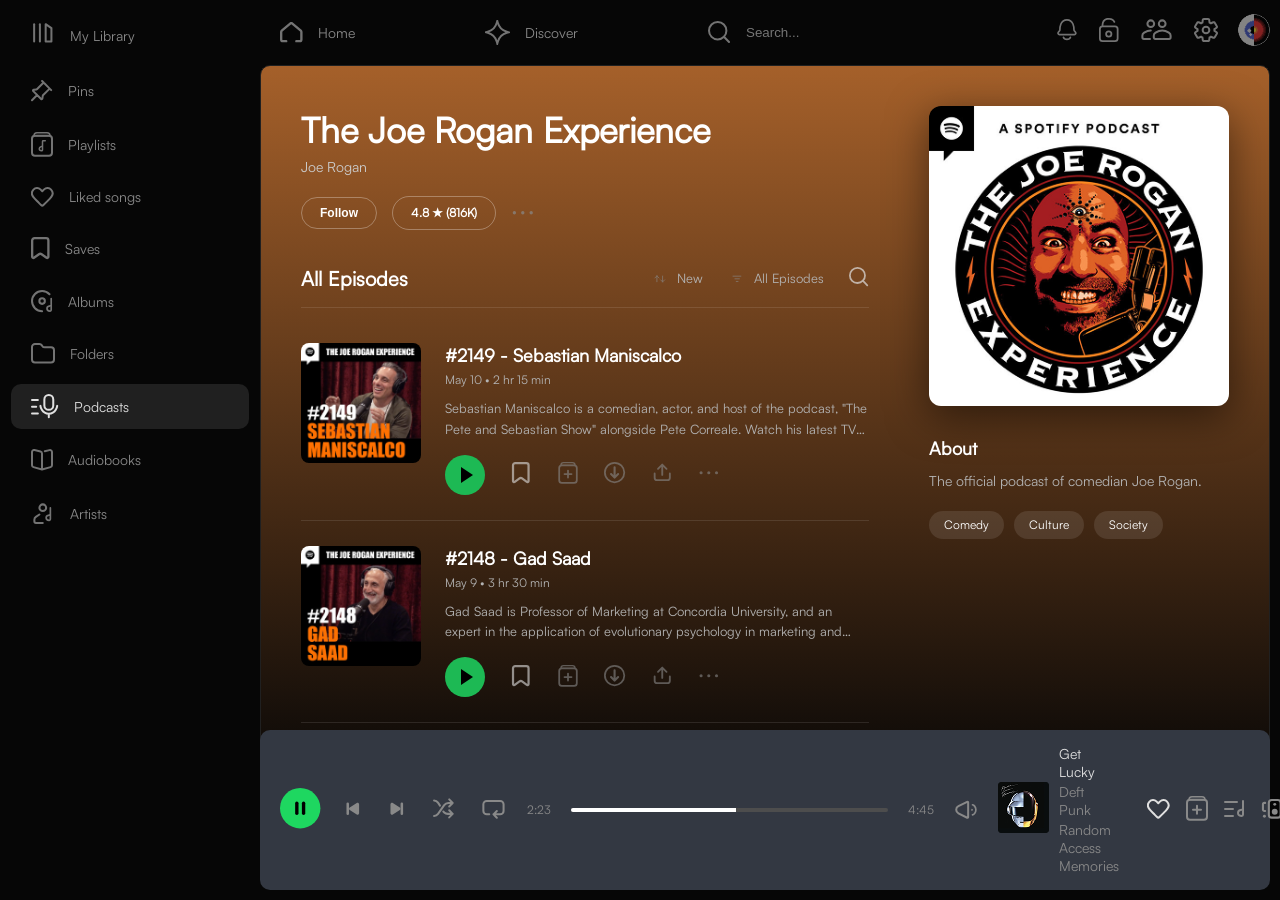
<file: pages/podcast.html>
<!DOCTYPE html>
<html lang="en">

<head>
    <meta charset="UTF-8">
    <meta name="viewport" content="width=device-width, initial-scale=1.0">
    <link rel="stylesheet" href="../assets/styles/css/styles.css">
    <link rel="icon" type="image/x-icon" href="../assets/images/favicon.ico">
    <title>Fighter Developers Exam</title>
</head>

<body>
    <input type="checkbox" id="library-toggle" class="toggle-checkbox">
    <!-- In the aside tag, there is a navigation section where a list is used. -->
    <aside class="aside">
        <!-- a navigation section where a list is used. -->
        <nav class="aside__nav">
            <!--In lists, a div container is used to contain icons and a span for navigation labels. -->
            <ul class="aside__nav__list nav-buttons nav-buttons--dark">
                <li>
                    <a href="library.html">
                        <figure>
                            <label for="library-toggle" class="library-trigger">
                                <img class="library-item" src="../assets/images/icon-images/library_icon.svg"
                                    alt="library icon">
                            </label>
                            <figcaption class="nav-item">My Library</figcaption>
                        </figure>
                    </a>
                </li>
                <li>
                    <a href="#">
                        <figure>
                            <img class="pins" src="../assets/images/icon-images/pin.svg" alt="pin icon">
                            <figcaption class="nav-item">Pins</figcaption>
                        </figure>
                    </a>
                </li>
                <li>
                    <a href="play-list.html">
                        <figure>
                            <img src="../assets/images/icon-images/playlist_icon.svg" alt="Playlists icon">
                            <figcaption class="nav-item">Playlists</figcaption>
                        </figure>
                    </a>
                </li>
                <li>
                    <a href="song.html">
                        <figure>
                            <img src="../assets/images/icon-images/fav_icon.svg" alt="like icon">
                            <figcaption class="nav-item">Liked songs</figcaption>
                        </figure>
                    </a>
                </li>
                <li>
                    <a href="#">
                        <figure>
                            <img src="../assets/images/icon-images/bookmark_icon.svg" alt="saves icon">
                            <figcaption class="nav-item">Saves</figcaption>
                        </figure>
                    </a>
                </li>
                <li>
                    <a href="albums.html">
                        <figure>
                            <img src="../assets/images/icon-images/album_icon.svg" alt="albums icon">
                            <figcaption class="nav-item">Albums</figcaption>
                        </figure>
                    </a>
                </li>
                <li>
                    <a href="#">
                        <figure>
                            <img src="../assets/images/icon-images/folder_icon.svg" alt="folders icon">
                            <figcaption class="nav-item">Folders</figcaption>
                        </figure>
                    </a>
                </li>
                <li class="active">
                    <a href="podcast.html">
                        <figure>
                            <img src="../assets/images/icon-images/podcast_icon.svg" alt="podcasts icon">
                            <figcaption class="nav-item">Podcasts</figcaption>
                        </figure>
                    </a>
                </li>
                <li>
                    <a href="#">
                        <figure>
                            <img src="../assets/images/icon-images/audio_books_icon.svg" alt="audiobooks icon">
                            <figcaption class="nav-item">Audiobooks</figcaption>
                        </figure>
                    </a>
                </li>
                <li>
                    <a href="#">
                        <figure>
                            <img src="../assets/images/icon-images/artist_icon.svg" alt="artists icon">
                            <figcaption class="nav-item">Artists</figcaption>
                        </figure>
                    </a>
                </li>
            </ul>
        </nav>
    </aside>

    <!-- In the right aside tag, there is a friends activity list. -->
    <aside class="right-aside" id="right-aside">
        <nav class="right-aside__nav">
            <h4>Friends Activity</h4>
            <div class="right-aside__buttons">
                <img src="../assets/images/icon-images/add-friend-icon.svg" alt="add-friend">
                <a href="#!"><img class="close-icon" src="../assets/images/icon-images/close-icon.svg"
                        alt="add-friend"></a>
            </div>
        </nav>
        <ul class="friends-activity__list">
            <li class="friend-item">
                <img class="friend-item__avatar" src="../assets/images/layout-images/friend1.png"
                    alt="FriendlyMusicListener's avatar">
                <div class="friend-item__info">
                    <h5 class="friend-item__username">FriendlyMusicListener</h5>
                    <p class="friend-item__status">
                        <img src="../assets/images/icon-images/status-icon.svg" alt="">
                        <span>Goosebumps</span>
                        <span class="friend-item__artist"> • Travis Scott</span>
                    </p>
                </div>
            </li>

            <li class="friend-item">
                <img class="friend-item__avatar" src="../assets/images/layout-images/friend2.png"
                    alt="AverageMusicEnjoyer's avatar">
                <div class="friend-item__info">
                    <h5 class="friend-item__username">AverageMusicEnjoyer</h5>
                    <p class="friend-item__status">
                        <img src="../assets/images/icon-images/status-icon.svg" alt="">
                        <span>Get Lucky</span>
                        <span class="friend-item__artist"> • Daft Punk</span>
                    </p>
                </div>
            </li>

            <li class="friend-item">
                <img class="friend-item__avatar" src="../assets/images/layout-images/friend3.png"
                    alt="MusicEnthusiast's avatar">
                <div class="friend-item__info">
                    <h5 class="friend-item__username">MusicEnthusiast</h5>
                    <p class="friend-item__status">
                        <span>1h</span>
                        <span>would he</span>
                        <span class="friend-item__artist"> • joji</span>
                    </p>
                </div>
            </li>

            <li class="friend-item">
                <img class="friend-item__avatar" src="../assets/images/layout-images/friend4.png"
                    alt="IListenToMusic56's avatar">
                <div class="friend-item__info">
                    <h5 class="friend-item__username">IListenToMusic56</h5>
                    <p class="friend-item__status">
                        <span>6h</span>
                        <span>Rockstar</span>
                        <span class="friend-item__artist"> • Post Malone</span>
                    </p>
                </div>
            </li>
        </ul>
    </aside>

    <header class="top-header">
        <nav class="main-nav">
            <ul class="nav-buttons nav-buttons--dark">
                <li>
                    <a href="../index.html">
                        <figure>
                            <img src="../assets/images/icon-images/home_icon.svg" alt="home">
                            <figcaption>Home</figcaption>
                        </figure>
                    </a>
                </li>
                <li>
                    <a href="discover.html">
                        <figure>
                            <img src="../assets/images/icon-images/discover_icon.svg" alt="discover">
                            <figcaption>Discover</figcaption>
                        </figure>
                    </a>
                </li>
                <li>
                    <form action="search.html" method="get" role="search">
                        <figure>
                            <img src="../assets/images/icon-images/search_icon.svg" alt="search">
                            <input class="search-input" type="search" name="q" placeholder="Search...">
                        </figure>
                    </form>
                </li>
            </ul>
        </nav>

        <nav class="actions">
            <ul>
                <li>
                    <a href="#">
                        <figure>
                            <img src="../assets/images/icon-images/references.svg" alt="references">
                        </figure>
                    </a>
                </li>
                <li>
                    <a href="#">
                        <figure>
                            <img src="../assets/images/icon-images/block.svg" alt="block">
                        </figure>
                    </a>
                </li>
                <li>
                    <a href="#right-aside">
                        <figure>
                            <img class="friends-icon" src="../assets/images/icon-images/friends.svg" alt="friends">
                        </figure>
                    </a>
                </li>
                <li>
                    <a href="#">
                        <figure>
                            <img src="../assets/images/icon-images/setting.svg" alt="settings">
                        </figure>
                    </a>
                </li>
                <li>
                    <a href="#">
                        <figure>
                            <img src="../assets/images/icon-images/logo.svg" alt="Logo" class="user-logo">
                        </figure>
                    </a>
                </li>
            </ul>
        </nav>
    </header>

    <main class="main-content-podcast">
        <section class="podcast-layout">

            <div class="episodes-container">
                <header class="podcast-header">
                    <h1>The Joe Rogan Experience</h1>
                    <p class="author">Joe Rogan</p>
                    <div class="podcast-stats">
                        <button class="follow-btn">Follow</button>
                        <span class="rating">4.8 &#9733; (816K)</span>
                        <img src="../assets/images/icon-images/dots_icon.svg" alt="More options">
                    </div>
                </header>
                <div class="episodes-list">
                    <div class="episodes-header-row">
                        <h2>All Episodes</h2>
                        <div class="episodes-actions">
                            <div class="action-item">
                                <img src="../assets/images/icon-images/resent.svg" class="view-icon"
                                    alt="recent episodes">
                                <span>New</span>
                            </div>
                            <div class="action-item">
                                <img src="../assets/images/icon-images/group.svg" alt="Group Episodes">
                                <span>All Episodes</span>
                            </div>
                            <button class="search-btn">
                                <img src="../assets/images/icon-images/search_icon.svg" alt="search">
                            </button>
                        </div>
                    </div>
                </div>
                <div class="episodes-header-icons">
                    <article class="episode-card">
                        <div class="episode-main">
                            <img src="../assets/images/podcast-images/2149.png" alt="#2149 Sebastian Maniscalco"
                                class="episode-img">
                            <div class="episode-details">
                                <h3 class="episode-title">#2149 - Sebastian Maniscalco</h3>
                                <p class="episode-meta">May 10 • 2 hr 15 min</p>
                                <p class="episode-description">Sebastian Maniscalco is a comedian, actor, and host of
                                    the podcast, "The Pete and Sebastian Show" alongside Pete Correale. Watch his latest
                                    TV series, “Bookie” on Max. Catch his highly anticipated 2024 tour, “It Ain’t
                                    Right,” this coming July.www.sebastianlive.com Learn more about your ad choices.
                                    Visit podcastchoices.com/adchoices</p>
                                <div class="episode-actions">
                                    <button class="play-btn">
                                        <img src="../assets/images/podcast-images/play.svg" alt="play">
                                    </button>
                                    <button class="icon-btn">
                                        <img src="../assets/images/icon-images/bookmark_icon.svg" alt="save">
                                    </button>
                                    <button class="icon-btn">
                                        <img src="../assets/images/icon-images/add_icon.svg" alt="add to playlist">
                                    </button>
                                    <button class="icon-btn">
                                        <img src="../assets/images/podcast-images/dowload.svg" alt="download">
                                    </button>
                                    <button class="icon-btn">
                                        <img src="../assets/images/podcast-images/update.svg" alt="share">
                                    </button>
                                    <button class="icon-btn">
                                        <img src="../assets/images/icon-images/more_icon.svg" alt="more">
                                    </button>
                                </div>
                            </div>
                        </div>
                    </article>
                    <article class="episode-card">
                        <div class="episode-main">
                            <img src="../assets/images/podcast-images/2148.png" alt="#2148 Gad Saad"
                                class="episode-img">
                            <div class="episode-details">
                                <h3 class="episode-title">#2148 - Gad Saad</h3>
                                <p class="episode-meta">May 9 • 3 hr 30 min</p>
                                <p class="episode-description">Gad Saad is Professor of Marketing at Concordia
                                    University, and an expert in the application of evolutionary psychology in marketing
                                    and consumer behavior. He is the host of "The Saad Truth with Dr. Saad" podcast, and
                                    the author of "The Saad Truth about Happiness: 8 Secrets for Leading the Good Life"
                                    available in paperback on May 14, 2024.www.gadsaad.com Learn more about your ad
                                    choices. Visit podcastchoices.com/adchoices</p>
                                <div class="episode-actions">
                                    <button class="play-btn">
                                        <img src="../assets/images/podcast-images/play.svg" alt="play">
                                    </button>
                                    <button class="icon-btn">
                                        <img src="../assets/images/icon-images/bookmark_icon.svg" alt="save">
                                    </button>
                                    <button class="icon-btn">
                                        <img src="../assets/images/icon-images/add_icon.svg" alt="add to playlist">
                                    </button>
                                    <button class="icon-btn">
                                        <img src="../assets/images/podcast-images/dowload.svg" alt="download">
                                    </button>
                                    <button class="icon-btn">
                                        <img src="../assets/images/podcast-images/update.svg" alt="share">
                                    </button>
                                    <button class="icon-btn">
                                        <img src="../assets/images/icon-images/more_icon.svg" alt="more">
                                    </button>
                                </div>
                            </div>
                        </div>
                    </article>
                    <article class="episode-card">
                        <div class="episode-main">
                            <img src="../assets/images/podcast-images/2147.png" alt="#2147 Mike Baker"
                                class="episode-img">
                            <div class="episode-details">
                                <h3 class="episode-title">#2147 - Mike Baker</h3>
                                <p class="episode-meta">May 8 • 2 hr 54 min</p>
                                <p class="episode-description">Mike Baker is a former CIA covert operations officer and
                                    current CEO of Portman Square Group, a global intelligence and security firm. He’s
                                    also the host of the popular "President’s Daily Brief" podcast: a twice daily news
                                    report on critical events happening around the globe available on all podcast
                                    platforms. www.portmansquaregroup.com Learn more about your ad choices. Visit
                                    podcastchoices.com/adchoices</p>
                                <div class="episode-actions">
                                    <button class="play-btn">
                                        <img src="../assets/images/podcast-images/play.svg" alt="play">
                                    </button>
                                    <button class="icon-btn">
                                        <img src="../assets/images/icon-images/bookmark_icon.svg" alt="save">
                                    </button>
                                    <button class="icon-btn">
                                        <img src="../assets/images/icon-images/add_icon.svg" alt="add to playlist">
                                    </button>
                                    <button class="icon-btn">
                                        <img src="../assets/images/podcast-images/dowload.svg" alt="download">
                                    </button>
                                    <button class="icon-btn">
                                        <img src="../assets/images/podcast-images/update.svg" alt="share">
                                    </button>
                                    <button class="icon-btn">
                                        <img src="../assets/images/icon-images/more_icon.svg" alt="more">
                                    </button>
                                </div>
                            </div>
                        </div>
                    </article>
                </div>
            </div>

            <aside class="podcast-sidebar">
                <img src="../assets/images/podcast-images/podcast.png" alt="The Joe Rogan Experience"
                    class="main-cover">
                <div class="about-section">
                    <h3>About</h3>
                    <p>The official podcast of comedian Joe Rogan.</p>
                    <div class="category-tags">
                        <span>Comedy</span>
                        <span>Culture</span>
                        <span>Society</span>
                    </div>
                </div>
            </aside>

        </section>
    </main>

    <footer>
        <!-- Start Desktop Footer Player, Progress Bar + Volume -->
        <div class="player-wrapper">
            <!-- Left: Playback Controls -->
            <div class="player-left">
                <button class="btn-play-pause">
                    <img src="../assets/images/icon-images/pause_icon.svg" alt="pause">
                </button>
                <button class="btn-prev">
                    <img src="../assets/images/icon-images/prev_icon.svg" alt="previous">
                </button>
                <button class="btn-next">
                    <img src="../assets/images/icon-images/next_icon.svg" alt="next">
                </button>
                <button class="btn-shuffle">
                    <img src="../assets/images/icon-images/shuffle_icon.svg" alt="shuffle">
                </button>
                <button class="btn-loop">
                    <img src="../assets/images/icon-images/loop_icon.svg" alt="loop">
                </button>
                <span class="time-current">2:23</span>
                <input class="progress-bar" type="range" min="0" max="100" value="52">
                <span class="time-total">4:45</span>
                <button class="btn-volume">
                    <img src="../assets/images/icon-images/volume_icon.svg" alt="volume">
                </button>
            </div>

            <!-- Center: Song Info -->
            <div class="player-center">
                <figure class="player-album-cover">
                    <img src="../assets/images/player_cover.png" alt="Get Lucky album art">
                </figure>
                <div class="player-song-info">
                    <span class="song-title">Get Lucky</span>
                    <span class="song-artist">Deft Punk</span>
                    <span class="song-album">Random Access Memories</span>
                </div>
            </div>

            <!-- Right: Actions + Profile -->
            <div class="player-right">
                <div class="player-actions">
                    <button class="btn-fav">
                        <img src="../assets/images/icon-images/fav_icon.svg" alt="favorite">
                    </button>
                    <button class="btn-add">
                        <img src="../assets/images/icon-images/add_icon.svg" alt="add">
                    </button>
                    <button class="btn-lyrics">
                        <img src="../assets/images/icon-images/lyrics_icon.svg" alt="lyrics">
                    </button>
                    <button class="btn-device">
                        <img src="../assets/images/icon-images/device_icon.svg" alt="device">
                    </button>
                    <button class="btn-more">
                        <img src="../assets/images/icon-images/more_icon.svg" alt="more">
                    </button>
                    <button class="btn-avatar">
                        <img src="../assets/images/icon-images/avatar_icon.svg" alt="avatar">
                    </button>
                    <button class="btn-menu">
                        <img src="../assets/images/icon-images/menu_icon.svg" alt="menu">
                    </button>
                </div>
            </div>
        </div>
        <!-- End Desktop Footer Player -->

        <!-- Start Mobile Footer Menu -->
        <nav>
            <ul>
                <li>
                    <a href="../index.html">
                        <figure>
                            <img src="../assets/images/icon-images/home_icon.svg" alt="home">
                            <figcaption>Home</figcaption>
                        </figure>
                    </a>
                </li>
                <li>
                    <a href="discover.html">
                        <figure>
                            <img src="../assets/images/icon-images/discover_icon.svg" alt="discover">
                            <figcaption>Discover</figcaption>
                        </figure>
                    </a>
                </li>
                <li>
                    <a href="search.html">
                        <figure>
                            <img src="../assets/images/icon-images/search_icon.svg" alt="search">
                            <figcaption>Search</figcaption>
                        </figure>
                    </a>
                </li>
                <li>
                    <a href="library.html">
                        <figure>
                            <img src="../assets/images/icon-images/library_icon.svg" alt="library">
                            <figcaption>Library</figcaption>
                        </figure>
                    </a>
                </li>
                <li>
                    <a href="#">
                        <figure>
                            <img src="../assets/images/icon-images/me_icon.svg" alt="me">
                            <figcaption>Me</figcaption>
                        </figure>
                    </a>
                </li>
            </ul>
        </nav>
        <!-- End Mobile Footer Menu -->
    </footer>
</body>

</html>
</file>
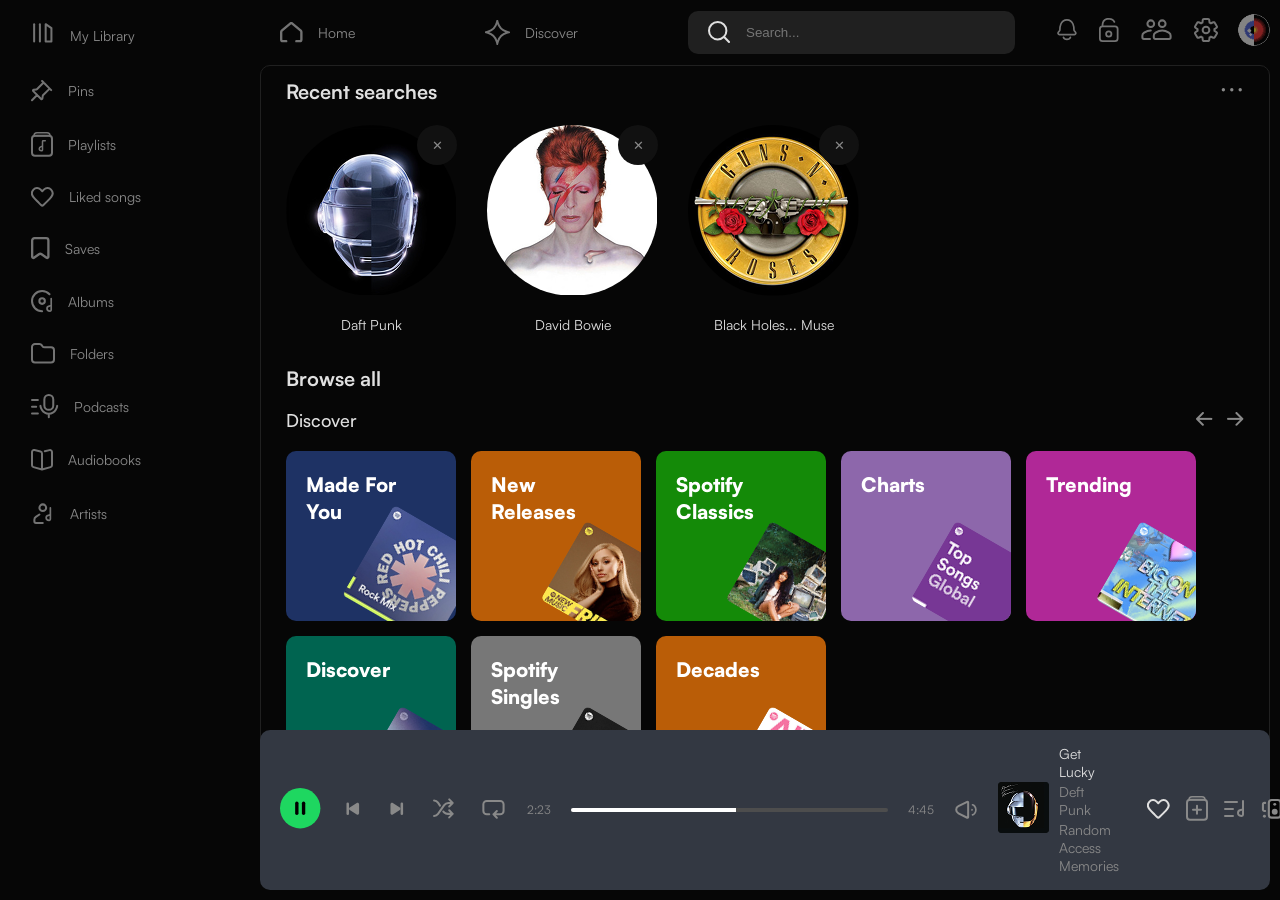
<file: pages/search.html>
<!DOCTYPE html>
<html lang="en">

<head>
    <meta charset="UTF-8">
    <meta name="viewport" content="width=device-width, initial-scale=1.0">
    <link rel="stylesheet" href="../assets/styles/css/styles.css">
    <link rel="icon" type="image/x-icon" href="../assets/images/favicon.ico">
    <title>Fighter Developers Exam</title>
</head>

<body>
    <input type="checkbox" id="library-toggle" class="toggle-checkbox">
    <!-- In the aside tag, there is a navigation section where a list is used. -->
    <aside class="aside">
        <!-- a navigation section where a list is used. -->
        <nav class="aside__nav">
            <!--In lists, a div container is used to contain icons and a span for navigation labels. -->
            <ul class="aside__nav__list nav-buttons nav-buttons--dark">
                <li>
                    <a href="library.html">
                        <figure>
                            <label for="library-toggle" class="library-trigger">
                                <img class="library-item" src="../assets/images/icon-images/library_icon.svg"
                                    alt="library icon">
                            </label>
                            <figcaption class="nav-item">My Library</figcaption>
                        </figure>
                    </a>
                </li>
                <li>
                    <a href="#">
                        <figure>
                            <img class="pins" src="../assets/images/icon-images/pin.svg" alt="pin icon">
                            <figcaption class="nav-item">Pins</figcaption>
                        </figure>
                    </a>
                </li>
                <li>
                    <a href="play-list.html">
                        <figure>
                            <img src="../assets/images/icon-images/playlist_icon.svg" alt="Playlists icon">
                            <figcaption class="nav-item">Playlists</figcaption>
                        </figure>
                    </a>
                </li>
                <li>
                    <a href="song.html">
                        <figure>
                            <img src="../assets/images/icon-images/fav_icon.svg" alt="like icon">
                            <figcaption class="nav-item">Liked songs</figcaption>
                        </figure>
                    </a>
                </li>
                <li>
                    <a href="#">
                        <figure>
                            <img src="../assets/images/icon-images/bookmark_icon.svg" alt="saves icon">
                            <figcaption class="nav-item">Saves</figcaption>
                        </figure>
                    </a>
                </li>
                <li>
                    <a href="albums.html">
                        <figure>
                            <img src="../assets/images/icon-images/album_icon.svg" alt="albums icon">
                            <figcaption class="nav-item">Albums</figcaption>
                        </figure>
                    </a>
                </li>
                <li>
                    <a href="#">
                        <figure>
                            <img src="../assets/images/icon-images/folder_icon.svg" alt="folders icon">
                            <figcaption class="nav-item">Folders</figcaption>
                        </figure>
                    </a>
                </li>
                <li>
                    <a href="#">
                        <figure>
                            <img src="../assets/images/icon-images/podcast_icon.svg" alt="podcasts icon">
                            <figcaption class="nav-item">Podcasts</figcaption>
                        </figure>
                    </a>
                </li>
                <li>
                    <a href="#">
                        <figure>
                            <img src="../assets/images/icon-images/audio_books_icon.svg" alt="audiobooks icon">
                            <figcaption class="nav-item">Audiobooks</figcaption>
                        </figure>
                    </a>
                </li>
                <li>
                    <a href="#">
                        <figure>
                            <img src="../assets/images/icon-images/artist_icon.svg" alt="artists icon">
                            <figcaption class="nav-item">Artists</figcaption>
                        </figure>
                    </a>
                </li>
            </ul>
        </nav>
    </aside>

    <!-- In the right aside tag, there is a friends activity list. -->
    <aside class="right-aside" id="right-aside">
        <nav class="right-aside__nav">
            <h4>Friends Activity</h4>
            <div class="right-aside__buttons">
                <img src="../assets/images/icon-images/add-friend-icon.svg" alt="add-friend">
                <a href="#!"><img class="close-icon" src="../assets/images/icon-images/close-icon.svg"
                        alt="add-friend"></a>
            </div>
        </nav>

        <ul class="friends-activity__list">
            <li class="friend-item">
                <img class="friend-item__avatar" src="../assets/images/layout-images/friend1.png"
                    alt="FriendlyMusicListener's avatar">
                <div class="friend-item__info">
                    <h5 class="friend-item__username">FriendlyMusicListener</h5>
                    <p class="friend-item__status">
                        <img src="../assets/images/icon-images/status-icon.svg" alt="">
                        <span>Goosebumps</span>
                        <span class="friend-item__artist"> • Travis Scott</span>
                    </p>
                </div>
            </li>

            <li class="friend-item">
                <img class="friend-item__avatar" src="../assets/images/layout-images/friend2.png"
                    alt="AverageMusicEnjoyer's avatar">
                <div class="friend-item__info">
                    <h5 class="friend-item__username">AverageMusicEnjoyer</h5>
                    <p class="friend-item__status">
                        <img src="../assets/images/icon-images/status-icon.svg" alt="">
                        <span>Get Lucky</span>
                        <span class="friend-item__artist"> • Daft Punk</span>
                    </p>
                </div>
            </li>

            <li class="friend-item">
                <img class="friend-item__avatar" src="../assets/images/layout-images/friend3.png"
                    alt="MusicEnthusiast's avatar">
                <div class="friend-item__info">
                    <h5 class="friend-item__username">MusicEnthusiast</h5>
                    <p class="friend-item__status">
                        <span>1h</span>
                        <span>would he</span>
                        <span class="friend-item__artist"> • joji</span>
                    </p>
                </div>
            </li>

            <li class="friend-item">
                <img class="friend-item__avatar" src="../assets/images/layout-images/friend4.png"
                    alt="IListenToMusic56's avatar">
                <div class="friend-item__info">
                    <h5 class="friend-item__username">IListenToMusic56</h5>
                    <p class="friend-item__status">
                        <span>6h</span>
                        <span>Rockstar</span>
                        <span class="friend-item__artist"> • Post Malone</span>
                    </p>
                </div>
            </li>
        </ul>
    </aside>

    <header class="top-header">
        <nav class="main-nav">
            <ul class="nav-buttons nav-buttons--dark">
                <li>
                    <a href="../index.html">
                        <figure>
                            <img src="../assets/images/icon-images/home_icon.svg" alt="home">
                            <figcaption>Home</figcaption>
                        </figure>
                    </a>
                </li>
                <li>
                    <a href="discover.html">
                        <figure>
                            <img src="../assets/images/icon-images/discover_icon.svg" alt="discover">
                            <figcaption>Discover</figcaption>
                        </figure>
                    </a>
                </li>
                <li class="active">
                    <form action="search.html" method="get" role="search">
                        <figure>
                            <img src="../assets/images/icon-images/search_icon.svg" alt="search">
                            <input class="search-input" type="search" name="q" placeholder="Search...">
                        </figure>
                    </form>
                </li>
            </ul>
        </nav>

        <nav class="actions">
            <ul>
                <li>
                    <a href="#">
                        <figure>
                            <img src="../assets/images/icon-images/references.svg" alt="references">
                        </figure>
                    </a>
                </li>
                <li>
                    <a href="#">
                        <figure>
                            <img src="../assets/images/icon-images/block.svg" alt="block">
                        </figure>
                    </a>
                </li>
                <li>
                    <a href="#right-aside">
                        <figure>
                            <img class="friends-icon" src="../assets/images/icon-images/friends.svg" alt="friends">
                        </figure>
                    </a>
                </li>
                <li>
                    <a href="#">
                        <figure>
                            <img src="../assets/images/icon-images/setting.svg" alt="settings">
                        </figure>
                    </a>
                </li>
                <li>
                    <a href="#">
                        <figure>
                            <img src="../assets/images/icon-images/logo.svg" alt="Logo" class="user-logo">
                        </figure>
                    </a>
                </li>
            </ul>
        </nav>
    </header>

    <main>
        <!-- The first section of the main content, the first section uses the navigation bar and part of the article cards. -->
        <section>

            <!-- Recent Searches -->
            <div class="recent-searches">
                <div class="recent-searches__header">
                    <h2>Recent searches</h2>
                    <button class="btn-more-options">
                        <img src="../assets/images/icon-images/more_icon.svg" alt="more options">
                    </button>
                </div>
                <ul class="recent-searches__list">
                    <li class="recent-searches__item">
                        <button class="btn-remove" aria-label="Remove Daft Punk">&#x2715;</button>
                        <figure>
                            <img src="../assets/images/layout-images/Dufft Punk.png" alt="Daft Punk"
                                class="recent-searches__img--circle">
                            <figcaption>Daft Punk</figcaption>
                        </figure>
                    </li>
                    <li class="recent-searches__item">
                        <button class="btn-remove" aria-label="Remove David Bowie">&#x2715;</button>
                        <figure>
                            <img src="../assets/images/layout-images/David Bowie.png" alt="David Bowie"
                                class="recent-searches__img--circle">
                            <figcaption>David Bowie</figcaption>
                        </figure>
                    </li>
                    <li class="recent-searches__item">
                        <button class="btn-remove" aria-label="Remove Black Holes">&#x2715;</button>
                        <figure>
                            <img src="../assets/images/layout-images/Gun's N' Roses.png" alt="Black Holes...">
                            <figcaption>
                                <span>Black Holes...</span>
                                <span class="recent-searches__subtitle">Muse</span>
                            </figcaption>
                        </figure>
                    </li>
                </ul>
            </div>

            <!-- Browse All -->
            <div class="browse-all">
                <div class="recent-searches__header">
                    <h2>Browse all</h2>
                </div>

                <!-- Discover Row -->
                <div class="browse-all__row">
                    <div class="browse-all__row-header">
                        <h3>Discover</h3>
                        <div class="browse-all__row-nav">
                            <img src="../assets/images/icon-images/left-arrow.png" alt="previous" class="btn-prev">
                            <img src="../assets/images/icon-images/Right-arrow.png" alt="next" class="btn-next">
                        </div>
                    </div>
                    <ul class="browse-all__cards">
                        <li class="browse-card browse-card--blue">
                            <span>Made For You</span>
                            <img src="../assets/images/search-page/list_1.png" alt="Made For You">
                        </li>
                        <li class="browse-card browse-card--orange">
                            <span>New Releases</span>
                            <img src="../assets/images/search-page/list_2.png" alt="New Releases">
                        </li>
                        <li class="browse-card browse-card--green">
                            <span>Spotify Classics</span>
                            <img src="../assets/images/search-page/list_3.png" alt="Spotify Classics">
                        </li>
                        <li class="browse-card browse-card--purple">
                            <span>Charts</span>
                            <img src="../assets/images/search-page/list_4.png" alt="Charts">
                        </li>
                        <li class="browse-card browse-card--pink">
                            <span>Trending</span>
                            <img src="../assets/images/search-page/list_5.png" alt="Trending">
                        </li>
                        <li class="browse-card browse-card--teal">
                            <span>Discover</span>
                            <img src="../assets/images/search-page/list_6.png" alt="Discover">
                        </li>
                        <li class="browse-card browse-card--gray">
                            <span>Spotify Singles</span>
                            <img src="../assets/images/search-page/list_7.png" alt="Spotify Singles">
                        </li>
                        <li class="browse-card browse-card--brown">
                            <span>Decades</span>
                            <img src="../assets/images/search-page/list_8.png" alt="Decades">
                        </li>
                    </ul>
                </div>

                <!-- Genres Row -->
                <div class="browse-all__row">
                    <div class="browse-all__row-header">
                        <h3>Genres</h3>
                        <div class="browse-all__row-nav">
                            <img src="../assets/images/icon-images/left-arrow.png" alt="previous" class="btn-prev">
                            <img src="../assets/images/icon-images/Right-arrow.png" alt="next" class="btn-next">
                        </div>
                    </div>
                    <ul class="browse-all__cards">
                        <li class="browse-card browse-card--green">
                            <span>Pop</span>
                            <img src="../assets/images/search-page/list_9.png" alt="Pop">
                        </li>
                        <li class="browse-card browse-card--orange">
                            <span>Country</span>
                            <img src="../assets/images/search-page/list_10.png" alt="Country">
                        </li>
                        <li class="browse-card browse-card--brown">
                            <span>Hip-Hop</span>
                            <img src="../assets/images/search-page/list_11.png" alt="Hip-Hop">
                        </li>
                        <li class="browse-card browse-card--teal">
                            <span>Rock</span>
                            <img src="../assets/images/search-page/list_12.png" alt="Rock">
                        </li>
                        <li class="browse-card browse-card--red">
                            <span>Indie</span>
                            <img src="../assets/images/search-page/list_13.png" alt="Indie">
                        </li>
                        <li class="browse-card browse-card--blue">
                            <span>Punk</span>
                            <img src="../assets/images/search-page/list_14.png" alt="Punk">
                        </li>
                        <li class="browse-card browse-card--red">
                            <span>Metal</span>
                            <img src="../assets/images/search-page/list_15.png" alt="Metal">
                        </li>
                        <li class="browse-card browse-card--gray">
                            <span>Instrumental</span>
                            <img src="../assets/images/search-page/list_16.png" alt="Instrumental">
                        </li>
                    </ul>
                </div>

            </div>

        </section>
    </main>

    <footer>
        <!-- Start Desktop Footer Player, Progress Bar + Volume -->
        <div class="player-wrapper">
            <!-- Left: Playback Controls -->
            <div class="player-left">
                <button class="btn-play-pause">
                    <img src="../assets/images/icon-images/pause_icon.svg" alt="pause">
                </button>
                <button class="btn-prev">
                    <img src="../assets/images/icon-images/prev_icon.svg" alt="previous">
                </button>
                <button class="btn-next">
                    <img src="../assets/images/icon-images/next_icon.svg" alt="next">
                </button>
                <button class="btn-shuffle">
                    <img src="../assets/images/icon-images/shuffle_icon.svg" alt="shuffle">
                </button>
                <button class="btn-loop">
                    <img src="../assets/images/icon-images/loop_icon.svg" alt="loop">
                </button>
                <span class="time-current">2:23</span>
                <input class="progress-bar" type="range" min="0" max="100" value="52">
                <span class="time-total">4:45</span>
                <button class="btn-volume">
                    <img src="../assets/images/icon-images/volume_icon.svg" alt="volume">
                </button>
            </div>

            <!-- Center: Song Info -->
            <div class="player-center">
                <figure class="player-album-cover">
                    <img src="../assets/images/player_cover.png" alt="Get Lucky album art">
                </figure>
                <div class="player-song-info">
                    <span class="song-title">Get Lucky</span>
                    <span class="song-artist">Deft Punk</span>
                    <span class="song-album">Random Access Memories</span>
                </div>
            </div>

            <!-- Right: Actions + Profile -->
            <div class="player-right">
                <div class="player-actions">
                    <button class="btn-fav">
                        <img src="../assets/images/icon-images/fav_icon.svg" alt="favorite">
                    </button>
                    <button class="btn-add">
                        <img src="../assets/images/icon-images/add_icon.svg" alt="add">
                    </button>
                    <button class="btn-lyrics">
                        <img src="../assets/images/icon-images/lyrics_icon.svg" alt="lyrics">
                    </button>
                    <button class="btn-device">
                        <img src="../assets/images/icon-images/device_icon.svg" alt="device">
                    </button>
                    <button class="btn-more">
                        <img src="../assets/images/icon-images/more_icon.svg" alt="more">
                    </button>
                    <button class="btn-avatar">
                        <img src="../assets/images/icon-images/avatar_icon.svg" alt="avatar">
                    </button>
                    <button class="btn-menu">
                        <img src="../assets/images/icon-images/menu_icon.svg" alt="menu">
                    </button>
                </div>
            </div>
        </div>
        <!-- End Desktop Footer Player -->

        <!-- Start Mobile Footer Menu -->
        <nav>
            <ul>
                <li>
                    <a href="../index.html">
                        <figure>
                            <img src="../assets/images/icon-images/home_icon.svg" alt="home">
                            <figcaption>Home</figcaption>
                        </figure>
                    </a>
                </li>
                <li>
                    <a href="discover.html">
                        <figure>
                            <img src="../assets/images/icon-images/discover_icon.svg" alt="discover">
                            <figcaption>Discover</figcaption>
                        </figure>
                    </a>
                </li>
                <li>
                    <a href="search.html">
                        <figure>
                            <img src="../assets/images/icon-images/search_icon.svg" alt="search">
                            <figcaption>Search</figcaption>
                        </figure>
                    </a>
                </li>
                <li>
                    <a href="library.html">
                        <figure>
                            <img src="../assets/images/icon-images/library_icon.svg" alt="library">
                            <figcaption>Library</figcaption>
                        </figure>
                    </a>
                </li>
                <li>
                    <a href="#">
                        <figure>
                            <img src="../assets/images/icon-images/me_icon.svg" alt="me">
                            <figcaption>Me</figcaption>
                        </figure>
                    </a>
                </li>
            </ul>
        </nav>
        <!-- End Mobile Footer Menu -->
    </footer>
</body>

</html>

<!-- git checkout -b feature/aside-navbar -->
<!-- sass --watch assets/styles/sass/main.scss assets/styles/css/styles.css -->
</file>
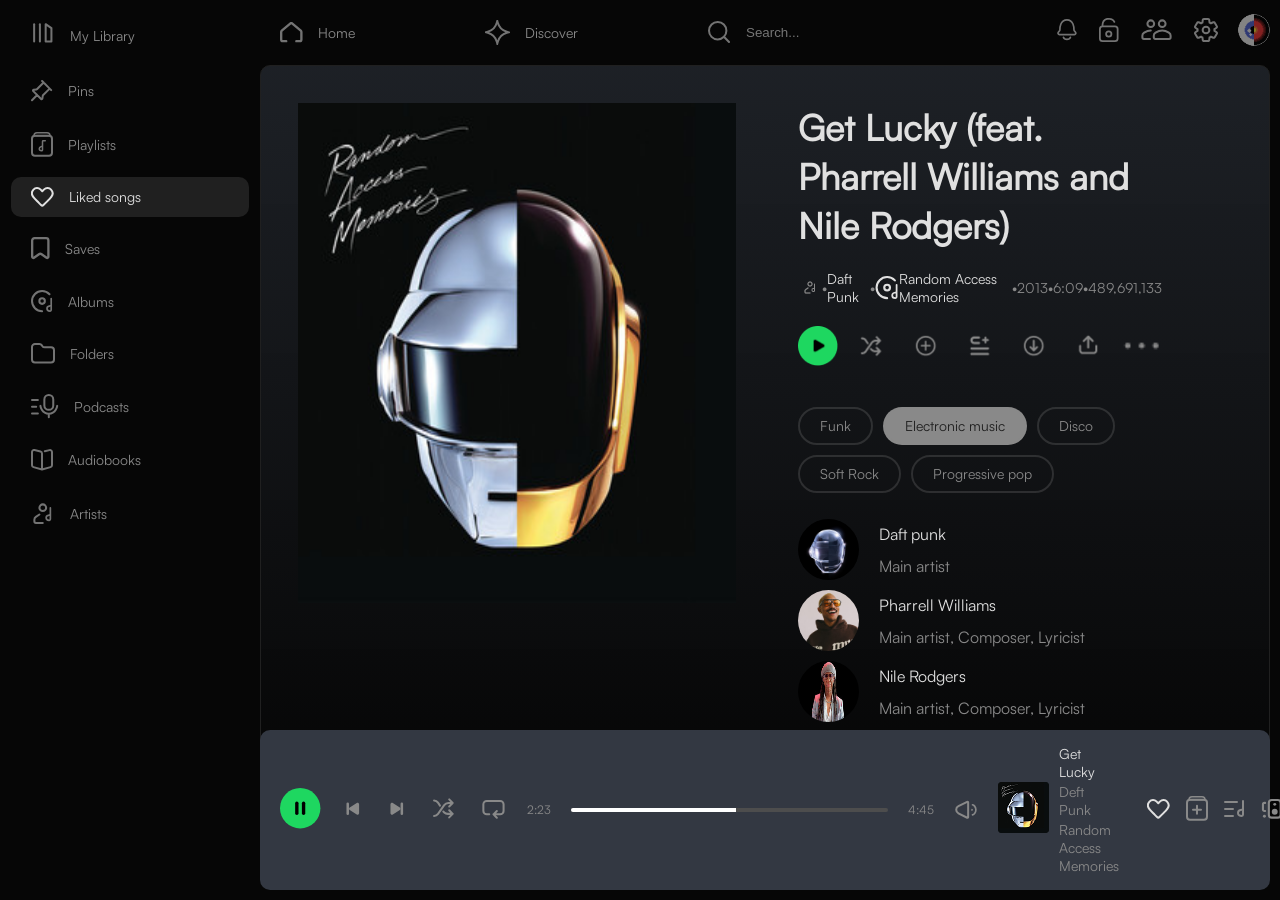
<file: pages/song.html>
<!DOCTYPE html>
<html lang="en">

<head>
    <meta charset="UTF-8">
    <meta name="viewport" content="width=device-width, initial-scale=1.0">
    <link rel="stylesheet" href="../assets/styles/css/styles.css">
    <link rel="icon" type="image/x-icon" href="../assets/images/favicon.ico">
    <title>Fighter Developers Exam</title>
</head>

<body>
    <input type="checkbox" id="library-toggle" class="toggle-checkbox">
    <!-- In the aside tag, there is a navigation section where a list is used. -->
    <aside class="aside">
        <!-- a navigation section where a list is used. -->
        <nav class="aside__nav">
            <!--In lists, a div container is used to contain icons and a span for navigation labels. -->
            <ul class="aside__nav__list nav-buttons nav-buttons--dark">
                <li>
                    <a href="library.html">
                        <figure>
                            <label for="library-toggle" class="library-trigger">
                                <img class="library-item" src="../assets/images/icon-images/library_icon.svg"
                                    alt="library icon">
                            </label>
                            <figcaption class="nav-item">My Library</figcaption>
                        </figure>
                    </a>
                </li>
                <li>
                    <a href="#">
                        <figure>
                            <img class="pins" src="../assets/images/icon-images/pin.svg" alt="pin icon">
                            <figcaption class="nav-item">Pins</figcaption>
                        </figure>
                    </a>
                </li>
                <li>
                    <a href="play-list.html">
                        <figure>
                            <img src="../assets/images/icon-images/playlist_icon.svg" alt="Playlists icon">
                            <figcaption class="nav-item">Playlists</figcaption>
                        </figure>
                    </a>
                </li>
                <li class="active">
                    <a href="song.html">
                        <figure>
                            <img src="../assets/images/icon-images/fav_icon.svg" alt="like icon">
                            <figcaption class="nav-item">Liked songs</figcaption>
                        </figure>
                    </a>
                </li>
                <li>
                    <a href="#">
                        <figure>
                            <img src="../assets/images/icon-images/bookmark_icon.svg" alt="saves icon">
                            <figcaption class="nav-item">Saves</figcaption>
                        </figure>
                    </a>
                </li>
                <li>
                    <a href="albums.html">
                        <figure>
                            <img src="../assets/images/icon-images/album_icon.svg" alt="albums icon">
                            <figcaption class="nav-item">Albums</figcaption>
                        </figure>
                    </a>
                </li>
                <li>
                    <a href="#">
                        <figure>
                            <img src="../assets/images/icon-images/folder_icon.svg" alt="folders icon">
                            <figcaption class="nav-item">Folders</figcaption>
                        </figure>
                    </a>
                </li>
                <li>
                    <a href="podcast.html">
                        <figure>
                            <img src="../assets/images/icon-images/podcast_icon.svg" alt="podcasts icon">
                            <figcaption class="nav-item">Podcasts</figcaption>
                        </figure>
                    </a>
                </li>
                <li>
                    <a href="#">
                        <figure>
                            <img src="../assets/images/icon-images/audio_books_icon.svg" alt="audiobooks icon">
                            <figcaption class="nav-item">Audiobooks</figcaption>
                        </figure>
                    </a>
                </li>
                <li>
                    <a href="#">
                        <figure>
                            <img src="../assets/images/icon-images/artist_icon.svg" alt="artists icon">
                            <figcaption class="nav-item">Artists</figcaption>
                        </figure>
                    </a>
                </li>
            </ul>
        </nav>
    </aside>

    <!-- In the right aside tag, there is a friends activity list. -->
    <aside class="right-aside" id="right-aside">
        <nav class="right-aside__nav">
            <h4>Friends Activity</h4>
            <div class="right-aside__buttons">
                <img src="../assets/images/icon-images/add-friend-icon.svg" alt="add-friend">
                <a href="#!"><img class="close-icon" src="../assets/images/icon-images/close-icon.svg"
                        alt="add-friend"></a>
            </div>
        </nav>

        <ul class="friends-activity__list">
            <li class="friend-item">
                <img class="friend-item__avatar" src="../assets/images/layout-images/friend1.png"
                    alt="FriendlyMusicListener's avatar">
                <div class="friend-item__info">
                    <h5 class="friend-item__username">FriendlyMusicListener</h5>
                    <p class="friend-item__status">
                        <img src="../assets/images/icon-images/status-icon.svg" alt="">
                        <span>Goosebumps</span>
                        <span class="friend-item__artist"> • Travis Scott</span>
                    </p>
                </div>
            </li>

            <li class="friend-item">
                <img class="friend-item__avatar" src="../assets/images/layout-images/friend2.png"
                    alt="AverageMusicEnjoyer's avatar">
                <div class="friend-item__info">
                    <h5 class="friend-item__username">AverageMusicEnjoyer</h5>
                    <p class="friend-item__status">
                        <img src="../assets/images/icon-images/status-icon.svg" alt="">
                        <span>Get Lucky</span>
                        <span class="friend-item__artist"> • Daft Punk</span>
                    </p>
                </div>
            </li>

            <li class="friend-item">
                <img class="friend-item__avatar" src="../assets/images/layout-images/friend3.png"
                    alt="MusicEnthusiast's avatar">
                <div class="friend-item__info">
                    <h5 class="friend-item__username">MusicEnthusiast</h5>
                    <p class="friend-item__status">
                        <span>1h</span>
                        <span>would he</span>
                        <span class="friend-item__artist"> • joji</span>
                    </p>
                </div>
            </li>

            <li class="friend-item">
                <img class="friend-item__avatar" src="../assets/images/layout-images/friend4.png"
                    alt="IListenToMusic56's avatar">
                <div class="friend-item__info">
                    <h5 class="friend-item__username">IListenToMusic56</h5>
                    <p class="friend-item__status">
                        <span>6h</span>
                        <span>Rockstar</span>
                        <span class="friend-item__artist"> • Post Malone</span>
                    </p>
                </div>
            </li>
        </ul>
    </aside>

    <header class="top-header">
        <nav class="main-nav">
            <ul class="nav-buttons nav-buttons--dark">
                <li>
                    <a href="../index.html">
                        <figure>
                            <img src="../assets/images/icon-images/home_icon.svg" alt="home">
                            <figcaption>Home</figcaption>
                        </figure>
                    </a>
                </li>
                <li>
                    <a href="discover.html">
                        <figure>
                            <img src="../assets/images/icon-images/discover_icon.svg" alt="discover">
                            <figcaption>Discover</figcaption>
                        </figure>
                    </a>
                </li>
                <li>
                    <form action="search.html" method="get" role="search">
                        <figure>
                            <img src="../assets/images/icon-images/search_icon.svg" alt="search">
                            <input class="search-input" type="search" name="q" placeholder="Search...">
                        </figure>
                    </form>
                </li>
            </ul>
        </nav>

        <nav class="actions">
            <ul>
                <li>
                    <a href="#">
                        <figure>
                            <img src="../assets/images/icon-images/references.svg" alt="references">
                        </figure>
                    </a>
                </li>
                <li>
                    <a href="#">
                        <figure>
                            <img src="../assets/images/icon-images/block.svg" alt="block">
                        </figure>
                    </a>
                </li>
                <li>
                    <a href="#right-aside">
                        <figure>
                            <img class="friends-icon" src="../assets/images/icon-images/friends.svg" alt="friends">
                        </figure>
                    </a>
                </li>
                <li>
                    <a href="#">
                        <figure>
                            <img src="../assets/images/icon-images/setting.svg" alt="settings">
                        </figure>
                    </a>
                </li>
                <li>
                    <a href="#">
                        <figure>
                            <img src="../assets/images/icon-images/logo.svg" alt="Logo" class="user-logo">
                        </figure>
                    </a>
                </li>
            </ul>
        </nav>
    </header>
    <main class="main-content">
        <section class="song-section">
            <div class="song-main-card">
                <img class="song-main-img" src="../assets/images/layout-images/Daft Punk.png" alt="Daft Punk">
                <article>
                    <h1>Get Lucky (feat. Pharrell Williams and Nile Rodgers)</h1>
                    <ul class="album-details">
                        <li>
                            <img src="../assets/images/icon-images/musical note.png" alt="musical note">
                        </li>
                        <li>•</li>
                        <li class="Daft-Punk">Daft Punk</li>
                        <li>•</li>
                        <li>
                            <img src="../assets/images/icon-images/album_icon.svg" alt="Albums">
                        </li>
                        <li class="Daft-Punk">Random Access Memories</li>
                        <li>•</li>
                        <li>2013</li>
                        <li>•</li>
                        <li>6:09</li>
                        <li>•</li>
                        <li>489,691,133</li>
                    </ul>
                    <ul class="action-list">
                        <li class="btn-play">
                            <button><img src="../assets/images/icon-images/play_green.png" alt="play"></button>
                        </li>
                        <li class="btn-shuffle">
                            <button><img src="../assets/images/icon-images/shuffle1.png" alt="shuffle"></button>
                        </li>
                        <li class="btn-add">
                            <button><img src="../assets/images/icon-images/add_circle.png" alt="add"></button>
                        </li>
                        <li class="btn-playlist-add">
                            <button><img src="../assets/images/icon-images/playlist_add.png"
                                    alt="add to playlist"></button>
                        </li>
                        <li class="btn-download">
                            <button><img src="../assets/images/icon-images/download.png" alt="download"></button>
                        </li>
                        <li class="btn-share">
                            <button><img src="../assets/images/icon-images/share.png" alt="share"></button>
                        </li>
                        <li class="btn-more">
                            <button><img src="../assets/images/icon-images/Dots.png" alt="more"></button>
                        </li>
                    </ul>
                    <ul class="tags tags--rounded">
                        <li><a href="#">Funk</a></li>
                        <li class="active"><a href="#">Electronic music</a></li>
                        <li><a href="#">Disco</a></li>
                        <li><a href="#">Soft Rock</a></li>
                        <li><a href="#">Progressive pop</a></li>
                    </ul>
                    <ul class="singer-list">
                        <li>
                            <img src="../assets/images/layout-images/Daft Punk1.png" alt="Daft punk1">
                            <div>
                                <span>Daft punk</span>
                                <span>Main artist</span>
                            </div>
                        </li>
                        <li>
                            <img src="../assets/images/layout-images/Pharrell Williams.png" alt="Pharrell Williams">
                            <div>
                                <span>Pharrell Williams</span>
                                <span>Main artist, Composer, Lyricist</span>
                            </div>
                        </li>
                        <li>
                            <img src="../assets/images/layout-images/Nile Rodgers.png" alt="Nile Rodgers">
                            <div>
                                <span>Nile Rodgers</span>
                                <span>Main artist, Composer, Lyricist</span>
                            </div>
                        </li>
                    </ul>
                </article>
            </div>
            <ul class="song-list-information">
                <li>Lyrics</li>
                <li>Credits</li>
                <li>More like this</li>
            </ul>
            <div class="song-information">
                <ul>
                    <li><img src="../assets/images/icon-images/Lyrics.png" alt="Lyrics"></li>
                    <li><img src="../assets/images/icon-images/Translate.png" alt="Translate"></li>
                    <li><img src="../assets/images/icon-images/Comments.png" alt="Comments"></li>
                    <li><img src="../assets/images/icon-images/Text Size.png" alt="Text Size"></li>
                </ul>
                <div>
                    <span>Like the legend of the phoenix, huh</span>
                    <span>All ends with beginnings</span>
                    <span>What keeps the planet spinning, ah</span>
                    <span>The force from the beginning, hm, look</span>
                    <span>We've come too far</span>
                    <span>To give up who we are</span>
                    <span>So let's raise the bar</span>
                    <span>And our cups to the stars</span>
                    <span>She's up all night 'til the sun</span>
                    <span>I'm up all night to get some</span>
                    <span>She’s up all night for good fun</span>
                    <span>I’m up all night to get lucky</span>
                    <span>We’re up all night ‘til the sun</span>
                    <span>We’re up all night to get some</span>
                    <span>We’re up all night for good fun</span>
                    <span>We’re up all night to get lucky</span>
                    <span>We’re up all night to get lucky</span>
                    <span>We’re up all night to get lucky</span>
                    <span>We’re up all night to get lucky</span>
                    <span>We’re up all night to get lucky</span>
                    <span>The present has no rhythm</span>
                    <span>Your gift keeps on giving</span>
                    <span>What is this I’m feeling?</span>
                    <span>If you want to leave, I’m with it</span>
                    <span>We’ve come too far</span>
                    <span>To give up who we are</span>
                    <span>So let’s raise the bar</span>
                    <span>And our cups to the stars</span>
                    <span>She's up all night 'til the sun</span>
                    <span>I'm up all night to get some</span>
                    <span>She’s up all night for good fun</span>
                    <span>I’m up all night to get lucky</span>
                    <span>We’re up all night ‘til the sun</span>
                    <span>We’re up all night to get some</span>
                    <span>We’re up all night for good fun</span>
                    <span>We’re up all night to get lucky</span>
                    <span>We’re up all night to get lucky</span>
                    <span>We’re up all night to get lucky</span>
                    <span>We’re up all night to get lucky</span>
                    <span>We’re up all night to get lucky</span>
                </div>
            </div>
        </section>
    </main>

    <footer>
        <!-- Start Desktop Footer Player, Progress Bar + Volume -->
        <div class="player-wrapper">
            <!-- Left: Playback Controls -->
            <div class="player-left">
                <button class="btn-play-pause">
                    <img src="../assets/images/icon-images/pause_icon.svg" alt="pause">
                </button>
                <button class="btn-prev">
                    <img src="../assets/images/icon-images/prev_icon.svg" alt="previous">
                </button>
                <button class="btn-next">
                    <img src="../assets/images/icon-images/next_icon.svg" alt="next">
                </button>
                <button class="btn-shuffle">
                    <img src="../assets/images/icon-images/shuffle_icon.svg" alt="shuffle">
                </button>
                <button class="btn-loop">
                    <img src="../assets/images/icon-images/loop_icon.svg" alt="loop">
                </button>
                <span class="time-current">2:23</span>
                <input class="progress-bar" type="range" min="0" max="100" value="52">
                <span class="time-total">4:45</span>
                <button class="btn-volume">
                    <img src="../assets/images/icon-images/volume_icon.svg" alt="volume">
                </button>
            </div>

            <!-- Center: Song Info -->
            <div class="player-center">
                <figure class="player-album-cover">
                    <img src="../assets/images/player_cover.png" alt="Get Lucky album art">
                </figure>
                <div class="player-song-info">
                    <span class="song-title">Get Lucky</span>
                    <span class="song-artist">Deft Punk</span>
                    <span class="song-album">Random Access Memories</span>
                </div>
            </div>

            <!-- Right: Actions + Profile -->
            <div class="player-right">
                <div class="player-actions">
                    <button class="btn-fav">
                        <img src="../assets/images/icon-images/fav_icon.svg" alt="favorite">
                    </button>
                    <button class="btn-add">
                        <img src="../assets/images/icon-images/add_icon.svg" alt="add">
                    </button>
                    <button class="btn-lyrics">
                        <img src="../assets/images/icon-images/lyrics_icon.svg" alt="lyrics">
                    </button>
                    <button class="btn-device">
                        <img src="../assets/images/icon-images/device_icon.svg" alt="device">
                    </button>
                    <button class="btn-more">
                        <img src="../assets/images/icon-images/more_icon.svg" alt="more">
                    </button>
                    <button class="btn-avatar">
                        <img src="../assets/images/icon-images/avatar_icon.svg" alt="avatar">
                    </button>
                    <button class="btn-menu">
                        <img src="../assets/images/icon-images/menu_icon.svg" alt="menu">
                    </button>
                </div>
            </div>
        </div>
        <!-- End Desktop Footer Player -->

        <!-- Start Mobile Footer Menu -->
        <nav>
            <ul>
                <li>
                    <a href="../index.html">
                        <figure>
                            <img src="../assets/images/icon-images/home_icon.svg" alt="home">
                            <figcaption>Home</figcaption>
                        </figure>
                    </a>
                </li>
                <li>
                    <a href="discover.html">
                        <figure>
                            <img src="../assets/images/icon-images/discover_icon.svg" alt="discover">
                            <figcaption>Discover</figcaption>
                        </figure>
                    </a>
                </li>
                <li>
                    <a href="search.html">
                        <figure>
                            <img src="../assets/images/icon-images/search_icon.svg" alt="search">
                            <figcaption>Search</figcaption>
                        </figure>
                    </a>
                </li>
                <li>
                    <a href="library.html">
                        <figure>
                            <img src="../assets/images/icon-images/library_icon.svg" alt="library">
                            <figcaption>Library</figcaption>
                        </figure>
                    </a>
                </li>
                <li>
                    <a href="#">
                        <figure>
                            <img src="../assets/images/icon-images/me_icon.svg" alt="me">
                            <figcaption>Me</figcaption>
                        </figure>
                    </a>
                </li>
            </ul>
        </nav>
        <!-- End Mobile Footer Menu -->
    </footer>
</body>

</html>

<!-- git checkout -b feature/aside-navbar -->
<!-- sass --watch assets/styles/sass/main.scss assets/styles/css/styles.css -->
</file>
<file: assets/styles/css/styles.css>
@charset "UTF-8";
@font-face {
  font-family: "Satoshi-Regular";
  src: url("../../fonts/Satoshi-Regular.woff2") format("woff2"), url("../../fonts/Satoshi-Regular.woff") format("woff"), url("../../fonts/Satoshi-Regular.ttf") format("truetype");
  font-weight: 400;
  font-display: swap;
  font-style: normal;
}
@font-face {
  font-family: "Satoshi-Black";
  src: url("../../fonts/Satoshi-Black.woff2") format("woff2"), url("../../fonts/Satoshi-Black.woff") format("woff"), url("../../fonts/Satoshi-Black.ttf") format("truetype");
  font-weight: 900;
  font-display: swap;
  font-style: normal;
}
@font-face {
  font-family: "Satoshi-Bold";
  src: url("../../fonts/Satoshi-Bold.woff2") format("woff2"), url("../../fonts/Satoshi-Bold.woff") format("woff"), url("../../fonts/Satoshi-Bold.ttf") format("truetype");
  font-weight: 700;
  font-display: swap;
  font-style: normal;
}
@font-face {
  font-family: "Satoshi-Medium";
  src: url("../../fonts/Satoshi-Medium.woff2") format("woff2"), url("../../fonts/Satoshi-Medium.woff") format("woff"), url("../../fonts/Satoshi-Medium.ttf") format("truetype");
  font-weight: 500;
  font-display: swap;
  font-style: normal;
}
ul.tags {
  display: flex;
  justify-content: flex-start;
  align-items: center;
  margin: 0.6rem 0;
}
ul.tags li {
  font-size: 1.4rem;
  font-weight: 400;
  line-height: 100%;
  letter-spacing: 3%;
  margin-right: 1rem;
  border-radius: 0.8rem;
  text-align: center;
  transition: 0.5s;
}
ul.tags li a {
  display: block;
  padding: 0.8rem 1.5rem;
}
ul.tags--dark li {
  color: #E0E0E0;
  background-color: #202020;
  border: 1px solid #202020;
}
ul.tags--dark li:hover {
  background-color: #E0E0E0;
  color: #060606;
}
ul.tags--dark li.active {
  background-color: #E0E0E0;
  color: #060606;
}
ul.tags--light li {
  color: #898989;
  background-color: #202020;
  border: 1px solid #898989;
}
ul.tags--light li:hover, ul.tags--light li.active {
  background-color: #898989;
  color: #202020;
}
ul.tags--rounded {
  flex-wrap: wrap;
}
ul.tags--rounded li {
  color: #898989;
  border-radius: 4.4rem;
  border: 2px solid rgba(137, 137, 137, 0.25);
  margin-right: 1rem;
  margin-top: 1rem;
}
ul.tags--rounded li a {
  padding: 1rem 2rem;
}
ul.tags--rounded li:hover, ul.tags--rounded li.active {
  background-color: #898989;
  color: #202020;
}

ul.nav-buttons {
  display: flex;
  justify-content: space-between;
  align-items: center;
  flex-direction: column;
  gap: 1rem;
}
ul.nav-buttons li {
  border-radius: 1rem;
  transition: 0.3s;
  width: 100%;
}
ul.nav-buttons li.active, ul.nav-buttons li:hover {
  background-color: #202020;
}
ul.nav-buttons li.active a,
ul.nav-buttons li.active form, ul.nav-buttons li:hover a,
ul.nav-buttons li:hover form {
  color: #E0E0E0;
}
ul.nav-buttons li.active a img,
ul.nav-buttons li.active form img, ul.nav-buttons li:hover a img,
ul.nav-buttons li:hover form img {
  opacity: 1;
}
ul.nav-buttons li a,
ul.nav-buttons li form {
  display: block;
  padding: 1rem 10rem 1rem 2rem;
  color: #898989;
  transition: 0.3s;
}
ul.nav-buttons li figure {
  display: flex;
  justify-content: flex-start;
  align-items: center;
  gap: 1.5rem;
}
ul.nav-buttons li figure img {
  opacity: 0.5;
  transition: 0.3s;
}
ul.nav-buttons li figcaption {
  font-size: 1.4rem;
  letter-spacing: 3%;
}

ul {
  list-style: none;
  padding: 0;
  margin: 0;
}

a {
  text-decoration: none;
  color: inherit;
}

figure {
  margin: 0;
}

button {
  background: none;
  border: none;
  padding: 0;
  cursor: pointer;
}

input {
  background: none;
  border: none;
  outline: none;
  cursor: pointer;
}

* {
  margin: 0;
  padding: 0;
  box-sizing: border-box;
}

html {
  font-size: 62.5%;
  overflow: hidden;
}

body {
  font-family: "Satoshi-Regular", sans-serif;
  font-size: 1.6rem;
  background-color: #060606;
  margin: 0 auto;
  overflow-x: hidden;
}

main {
  position: fixed;
  top: 6.5rem;
  left: 26rem;
  right: 1rem;
  border: 1px solid #202020;
  border-radius: 1rem;
  padding: 1.2rem 2.5rem;
  bottom: 10.5rem;
  overflow-y: auto;
  transition: 0.3s;
  scrollbar-width: thin;
  scrollbar-color: #060606 transparent;
}
main::-webkit-scrollbar {
  width: 0.6rem;
}
main::-webkit-scrollbar-track {
  background: transparent;
}
main::-webkit-scrollbar-thumb {
  background-color: #060606;
  border-radius: 1rem;
}

@media screen and (max-width: 390px) {
  main {
    top: 0;
    left: 0;
    right: 0;
    border: none;
    border-radius: 0;
    padding: 0;
    bottom: 0;
    transition: 0.3s;
  }
  main section {
    width: 390px;
    height: auto;
    padding: 0.6rem 1rem;
  }
}
.toggle-checkbox {
  display: none;
}
.toggle-checkbox:checked + .aside {
  width: 7.5rem;
  max-width: 7.5rem;
  padding: 1.1rem;
}
.toggle-checkbox:checked + .aside .aside__nav__list li:hover,
.toggle-checkbox:checked + .aside .aside__nav__list li.active {
  background-color: transparent;
}
.toggle-checkbox:checked + .aside .aside__nav__list .nav-item {
  opacity: 0;
  max-width: 0;
  overflow: hidden;
}
.toggle-checkbox:checked ~ header, .toggle-checkbox:checked ~ main, .toggle-checkbox:checked ~ footer {
  left: 8rem;
}

.aside {
  position: fixed;
  left: 0;
  top: 0;
  bottom: 0;
  width: 26rem;
  padding: 1.1rem;
}
.aside .aside__nav__list a {
  padding: 1rem 0 1rem 2rem;
}
.aside__nav {
  width: 100%;
  height: 100vh;
}
@media (max-width: 390px) {
  .aside {
    display: none;
  }
}

.right-aside {
  position: fixed;
  right: 1rem;
  top: 6.5rem;
  bottom: 10.5rem;
  width: 34.3rem;
  padding: 2rem;
  border: 1px solid #202020;
  border-radius: 1rem;
  display: none;
}
.right-aside h4 {
  font-family: "Satoshi-Medium", sans-serif;
  font-size: 1.4rem;
  font-weight: 400;
  line-height: 100%;
  letter-spacing: 3%;
  color: #E0E0E0;
}
.right-aside__nav {
  display: flex;
  justify-content: space-between;
  align-items: center;
  margin-bottom: 4.4rem;
}
.right-aside__buttons {
  display: flex;
  justify-content: flex-start;
  align-items: center;
  gap: 3rem;
}
.right-aside__buttons img {
  transition: 0.3s;
  cursor: pointer;
  opacity: 0.5;
}
.right-aside__buttons img:hover {
  opacity: 1;
}

#right-aside:target {
  transition: 0.3s;
  display: block;
}

#right-aside:target ~ header a[href="#right-aside"] img {
  opacity: 1;
}

#right-aside:target ~ main {
  right: 35.8rem;
}

.friends-activity__list .friend-item {
  display: flex;
  justify-content: flex-start;
  align-items: center;
  margin-bottom: 2.4rem;
  cursor: pointer;
}
.friends-activity__list .friend-item__info {
  margin-left: 1.2rem;
}
.friends-activity__list .friend-item__username {
  font-family: "Satoshi-Regular", sans-serif;
  font-size: 1.2rem;
  font-weight: 400;
  line-height: 100%;
  letter-spacing: 3%;
  color: #E0E0E0;
  margin-bottom: 0.5rem;
}
.friends-activity__list .friend-item__status {
  font-family: "Satoshi-Medium", sans-serif;
  font-size: 1.4rem;
  font-weight: 400;
  line-height: 100%;
  letter-spacing: 3%;
  color: #E0E0E0;
}
.friends-activity__list .friend-item__artist {
  color: #898989;
}

footer {
  position: fixed;
  bottom: 1rem;
  left: 26rem;
  right: 1rem;
}
footer .player-wrapper {
  background-color: #333842;
  padding: 1.5rem 2rem;
  display: flex;
  align-items: center;
  justify-content: space-between;
  border-radius: 1rem;
}
footer .player-wrapper .player-left {
  display: flex;
  justify-content: center;
  align-items: center;
  gap: 2rem;
}
footer .player-wrapper .player-left .time-current,
footer .player-wrapper .player-left .time-total {
  font-size: 1.2rem;
  color: #898989;
}
footer .player-wrapper .player-left .btn-volume {
  display: flex;
  justify-content: center;
  align-items: center;
}
footer .player-wrapper .player-left .progress-bar {
  -webkit-appearance: none;
  appearance: none;
  width: 31.7rem;
  height: 0.4rem;
  background: transparent;
  outline: none;
  cursor: pointer;
}
footer .player-wrapper .player-left {
  /* Track (WebKit) */
}
footer .player-wrapper .player-left .progress-bar::-webkit-slider-runnable-track {
  height: 0.4rem;
  background: #4d4d4d;
  border-radius: 0.2rem;
  overflow: hidden;
}
footer .player-wrapper .player-left {
  /* Thumb (WebKit) — invisible but casts a white shadow to the left */
}
footer .player-wrapper .player-left .progress-bar::-webkit-slider-thumb {
  -webkit-appearance: none;
  appearance: none;
  width: 0;
  height: 0.4rem;
  box-shadow: -40rem 0 0 40rem #ffffff;
}
footer .player-wrapper .player-left {
  /* Firefox — has native progress styling */
}
footer .player-wrapper .player-left .progress-bar::-moz-range-track {
  height: 0.4rem;
  background: #4d4d4d;
  border-radius: 0.2rem;
}
footer .player-wrapper .player-left .progress-bar::-moz-range-progress {
  background: #ffffff;
  height: 0.4rem;
  border-radius: 0.2rem;
}
footer .player-wrapper .player-left .progress-bar::-moz-range-thumb {
  width: 0;
  height: 0;
  border: none;
}
@media (max-width: 390px) {
  footer .player-wrapper .player-left {
    display: none;
  }
}
footer .player-wrapper .player-center {
  display: flex;
  justify-content: center;
  align-items: center;
  gap: 1rem;
  padding: 0 2rem;
}
footer .player-wrapper .player-center .player-song-info {
  display: flex;
  flex-direction: column;
  gap: 0.2rem;
}
footer .player-wrapper .player-center .player-song-info .song-title {
  color: #E0E0E0;
  font-size: 1.4rem;
}
footer .player-wrapper .player-center .player-song-info .song-artist,
footer .player-wrapper .player-center .player-song-info .song-album {
  color: #898989;
  font-size: 1.4rem;
}
footer .player-wrapper .player-right {
  display: flex;
  justify-content: center;
  align-items: center;
}
footer .player-wrapper .player-right .player-actions {
  display: flex;
  justify-content: center;
  align-items: center;
}
footer .player-wrapper .player-right .player-actions img {
  padding: 0.8rem;
}
footer nav {
  background: linear-gradient(to bottom, rgba(17, 17, 17, 0.85) 0%, #111111 43%);
  padding: 1.5rem 0 2.4rem 0;
  display: none;
}
footer nav ul {
  display: flex;
  justify-content: space-evenly;
  align-items: center;
}
footer nav ul li a {
  color: #a0a0a0;
  text-align: center;
}
footer nav img {
  width: 2rem;
  height: 2rem;
}
footer nav figcaption {
  font-size: 1.2rem;
  letter-spacing: 0.3rem;
}

@media (max-width: 390px) {
  footer {
    left: 0.7rem;
    right: 0.7rem;
    bottom: 0;
  }
  footer nav {
    display: block;
  }
  footer .player-wrapper .player-left {
    display: none;
  }
  footer .player-wrapper .player-center {
    padding: 0;
  }
  footer .player-wrapper .player-center .song-album {
    display: none;
  }
  footer .player-actions .btn-fav,
  footer .player-actions .btn-lyrics,
  footer .player-actions .btn-device,
  footer .player-actions .btn-more,
  footer .player-actions .btn-avatar,
  footer .player-actions .btn-menu {
    display: none;
  }
}
.top-header {
  display: flex;
  justify-content: space-between;
  align-items: center;
  margin-top: 1rem;
  position: fixed;
  top: 0;
  left: 26rem;
  right: 0;
}
.top-header .main-nav ul.nav-buttons {
  display: flex;
  justify-content: space-between;
  align-items: center;
  flex-direction: row;
  gap: 1rem;
}
.top-header .search-input {
  color: #898989;
}
.top-header .actions ul {
  display: flex;
  justify-content: center;
  align-items: center;
  gap: 2rem;
  margin-right: 1rem;
}
.top-header .actions ul li.active img {
  opacity: 1;
}
.top-header .actions ul a img {
  opacity: 0.5;
  transition: 0.3s;
}
.top-header .actions ul a img:hover {
  opacity: 1;
}
@media (max-width: 390px) {
  .top-header {
    display: none;
  }
}

section nav:nth-child(1) {
  margin-bottom: 1.6rem;
  display: flex;
  justify-content: space-between;
  align-items: center;
}
section nav:nth-child(1) img {
  width: 4.041rem;
  height: 4.041rem;
  cursor: pointer;
}
@media (max-width: 390px) {
  section nav:nth-child(1) img {
    display: none;
  }
}
section .home-page-section__cards-mobile {
  display: flex;
  gap: 1rem;
}
section .home-page-section__cards-mobile ul li:nth-child(1) {
  margin-top: 0;
}
section .home-page-section__cards-mobile ul li {
  background-color: rgb(32, 32, 32);
  width: 17.5rem;
  height: 5.8rem;
  border-radius: 1rem;
  display: flex;
  align-items: center;
  margin-top: 1rem;
  color: rgb(224, 224, 224);
}
section .home-page-section__cards-mobile ul li img {
  width: 4.3rem;
  height: 4.3rem;
  border-radius: 0.3rem;
  margin: 0.8rem;
  float: left;
}
section .home-page-section__cards-mobile ul li p {
  font-size: 1.4rem;
  font-weight: 400;
  line-height: 100%;
  letter-spacing: 3%;
}
section .home-page-section__cards-mobile ul li span {
  font-size: 1.4rem;
  font-weight: 700;
  color: rgb(137, 137, 137);
  margin-top: 1rem;
}
@media screen and (min-width: 390px) {
  section .home-page-section__cards-mobile {
    display: none;
  }
}
section .home-page-section__cards {
  width: 100%;
  height: auto;
  margin-bottom: 3rem;
}
section .home-page-section__cards div:nth-child(1) {
  width: 100%;
  height: auto;
  flex-wrap: wrap;
}
section .home-page-section__cards div:nth-child(1) h2 {
  font-family: "Satoshi-Bold", sans-serif;
  display: inline-flex;
  align-items: center;
  font-size: 2rem;
  font-weight: 700;
  line-height: 100%;
  letter-spacing: 3%;
  color: #E0E0E0;
}
section .home-page-section__cards div:nth-child(1) button {
  width: 4.041rem;
  height: 4.041rem;
  float: right;
  margin-left: 0.5rem;
}
section .home-page-section__cards div:nth-child(1) button img {
  width: 2.357rem;
  height: 2.021rem;
  filter: brightness(0.1) invert(10);
}
section .home-page-section__cards div:nth-child(1) button:nth-child(4) img {
  filter: brightness(0) invert(0.4);
}
@media screen and (max-width: 390px) {
  section .home-page-section__cards div:nth-child(1) button:nth-child(3),
  section .home-page-section__cards div:nth-child(1) button:nth-child(4) {
    display: none;
  }
}
section .home-page-section__cards div:nth-child(2) {
  width: 100%;
  height: auto;
  display: flex;
  justify-content: space-between;
  flex-shrink: 0;
  overflow: hidden;
  gap: 1.1rem;
}
section .home-page-section__cards div:nth-child(2) article {
  width: 17rem;
  height: auto;
  display: flex;
  flex-direction: column;
  align-items: center;
}
section .home-page-section__cards div:nth-child(2) article > div:nth-child(1) {
  width: 13.3rem;
  height: 0.3rem;
  border-top-left-radius: 0.725rem;
  border-top-right-radius: 0.725rem;
  margin-bottom: 1px;
  background-color: rgba(206, 110, 154, 0.15);
}
section .home-page-section__cards div:nth-child(2) article > div:nth-child(2) {
  width: 15.4rem;
  height: 0.6rem;
  margin-bottom: 1px;
  border-top-left-radius: 0.725rem;
  border-top-right-radius: 0.725rem;
  background-color: rgba(206, 110, 154, 0.3);
}
section .home-page-section__cards div:nth-child(2) article > figure > img {
  width: 17rem;
  height: 17rem;
  border-radius: 0.725rem;
  margin-bottom: 0.65rem;
  display: flex;
  flex-direction: column;
}
section .home-page-section__cards div:nth-child(2) article > figure figcaption:nth-child(2) {
  font-size: 1.4rem;
  font-weight: 500;
  line-height: 100%;
  letter-spacing: 3%;
  color: #e0e0e0;
  display: inline-block;
}
section .home-page-section__cards div:nth-child(2) article > figure span:nth-child(3) {
  font-size: 1.4rem;
  font-weight: 400;
  line-height: 100%;
  letter-spacing: 3%;
  color: #ce6e9a;
  display: inline;
  float: right;
}
section .home-page-section__cards div:nth-child(2) article > figure p:nth-child(4) {
  margin-top: 0.8rem;
  font-size: 1.2rem;
  font-weight: 400;
  line-height: 100%;
  letter-spacing: 3%;
  margin-bottom: 0.725rem;
  color: #898989;
}
@media screen and (max-width: 390px) {
  section .home-page-section__cards div:nth-child(2) article article {
    width: 14.1rem;
    height: auto;
  }
  section .home-page-section__cards div:nth-child(2) article > div:nth-child(1) {
    width: 11.036rem;
    height: 0.249rem;
    border-top-left-radius: 0.6rem;
    border-top-right-radius: 0.6rem;
  }
  section .home-page-section__cards div:nth-child(2) article > div:nth-child(2) {
    width: 12.778rem;
    height: 0.498rem;
    border-top-left-radius: 0.6rem;
    border-top-right-radius: 0.6rem;
  }
  section .home-page-section__cards div:nth-child(2) article > figure > img {
    width: 14.106rem;
    height: 14.106rem;
  }
  section .home-page-section__cards div:nth-child(2) article > figure figcaption:nth-child(2) {
    font-size: 1.4rem;
    font-weight: 500;
    line-height: 100%;
    letter-spacing: 3%;
    color: #e0e0e0;
    display: inline-block;
  }
  section .home-page-section__cards div:nth-child(2) article > figure span:nth-child(3) {
    font-size: 1.4rem;
    font-weight: 400;
    line-height: 100%;
    letter-spacing: 3%;
    color: #ce6e9a;
    display: inline;
    float: right;
  }
  section .home-page-section__cards div:nth-child(2) article > figure p:nth-child(4) {
    margin-top: 0.8rem;
    font-size: 1.2rem;
    font-weight: 400;
    line-height: 100%;
    letter-spacing: 3%;
    margin-bottom: 0.725rem;
    color: #898989;
  }
}
section .home-page-section__cards div:nth-child(2) article:nth-child(2) > div:nth-child(1) {
  background-color: rgba(149, 230, 211, 0.15);
}
section .home-page-section__cards div:nth-child(2) article:nth-child(2) > div:nth-child(2) {
  background-color: rgba(149, 230, 211, 0.3);
}
section .home-page-section__cards div:nth-child(2) article:nth-child(2) span:nth-child(3) {
  color: #95e6d3;
}
section .home-page-section__cards div:nth-child(2) article:nth-child(3) > div:nth-child(1) {
  background-color: rgba(244, 184, 189, 0.15);
}
section .home-page-section__cards div:nth-child(2) article:nth-child(3) > div:nth-child(2) {
  background-color: rgba(244, 184, 189, 0.3);
}
section .home-page-section__cards div:nth-child(2) article:nth-child(3) span:nth-child(3) {
  color: #f4b8bd;
}
section .home-page-section__cards div:nth-child(2) article:nth-child(4) > div:nth-child(1) {
  background-color: rgba(195, 231, 183, 0.15);
}
section .home-page-section__cards div:nth-child(2) article:nth-child(4) > div:nth-child(2) {
  background-color: rgba(195, 231, 183, 0.3);
}
section .home-page-section__cards div:nth-child(2) article:nth-child(4) span:nth-child(3) {
  color: #c3e7b7;
}
section .home-page-section__cards div:nth-child(2) article:nth-child(5) > div:nth-child(1) {
  background-color: rgba(243, 127, 166, 0.15);
}
section .home-page-section__cards div:nth-child(2) article:nth-child(5) > div:nth-child(2) {
  background-color: rgba(243, 127, 166, 0.3);
}
section .home-page-section__cards div:nth-child(2) article:nth-child(5) span:nth-child(3) {
  color: #f37fa6;
}
section .home-page-section__cards div:nth-child(2) article:nth-child(6) > div:nth-child(1) {
  background-color: rgba(160, 190, 200, 0.15);
}
section .home-page-section__cards div:nth-child(2) article:nth-child(6) > div:nth-child(2) {
  background-color: rgba(160, 190, 200, 0.3);
}
section .home-page-section__cards div:nth-child(2) article:nth-child(6) span:nth-child(3) {
  color: #a0bec8;
}
section .home-page-section__cards div:nth-child(2) article:nth-child(7) > div:nth-child(1) {
  background-color: rgba(253, 216, 125, 0.15);
}
section .home-page-section__cards div:nth-child(2) article:nth-child(7) > div:nth-child(2) {
  background-color: rgba(253, 216, 125, 0.3);
}
section .home-page-section__cards div:nth-child(2) article:nth-child(7) span:nth-child(3) {
  color: #fdd87d;
}
section .home-page-section__cards div:nth-child(2) article:nth-child(8) > div:nth-child(1) {
  background-color: rgba(212, 178, 169, 0.15);
}
section .home-page-section__cards div:nth-child(2) article:nth-child(8) > div:nth-child(2) {
  background-color: rgba(212, 178, 169, 0.3);
}
section .home-page-section__cards div:nth-child(2) article:nth-child(8) span:nth-child(3) {
  color: #d4b2a9;
}
section .home-page-section__cards div:nth-child(2):after {
  content: "";
  flex: auto;
}
section .home-page-section__cards:nth-child(5) div:nth-child(2) article:nth-child(1) > div:nth-child(1) {
  background-color: rgba(204, 246, 101, 0.15);
}
section .home-page-section__cards:nth-child(5) div:nth-child(2) article:nth-child(1) > div:nth-child(2) {
  background-color: rgba(204, 246, 101, 0.3);
}
section .home-page-section__cards:nth-child(5) div:nth-child(2) article:nth-child(1) span:nth-child(3) {
  color: #ccf665;
}
section .home-page-section__cards:nth-child(5) div:nth-child(2) article:nth-child(2) > div:nth-child(1) {
  background-color: rgba(249, 231, 44, 0.15);
}
section .home-page-section__cards:nth-child(5) div:nth-child(2) article:nth-child(2) > div:nth-child(2) {
  background-color: rgba(249, 231, 44, 0.3);
}
section .home-page-section__cards:nth-child(5) div:nth-child(2) article:nth-child(2) span:nth-child(3) {
  color: #f9e72c;
}
section .home-page-section__cards:nth-child(5) div:nth-child(2) article:nth-child(3) > div:nth-child(1) {
  background-color: rgba(155, 240, 226, 0.15);
}
section .home-page-section__cards:nth-child(5) div:nth-child(2) article:nth-child(3) > div:nth-child(2) {
  background-color: rgba(155, 240, 226, 0.3);
}
section .home-page-section__cards:nth-child(5) div:nth-child(2) article:nth-child(3) span:nth-child(3) {
  color: #9bf0e2;
}
section .home-page-section__cards:nth-child(5) div:nth-child(2) article:nth-child(4) > div:nth-child(1) {
  background-color: rgba(111, 134, 255, 0.15);
}
section .home-page-section__cards:nth-child(5) div:nth-child(2) article:nth-child(4) > div:nth-child(2) {
  background-color: rgba(111, 134, 255, 0.3);
}
section .home-page-section__cards:nth-child(5) div:nth-child(2) article:nth-child(4) span:nth-child(3) {
  color: #6f86ff;
}
section .home-page-section__cards:nth-child(5) div:nth-child(2) article:nth-child(5) > div:nth-child(1) {
  background-color: rgba(255, 203, 212, 0.15);
}
section .home-page-section__cards:nth-child(5) div:nth-child(2) article:nth-child(5) > div:nth-child(2) {
  background-color: rgba(255, 203, 212, 0.3);
}
section .home-page-section__cards:nth-child(5) div:nth-child(2) article:nth-child(5) span:nth-child(3) {
  color: #ffcbd4;
}
section .home-page-section__cards:nth-child(5) div:nth-child(2) article:nth-child(6) > div:nth-child(1) {
  background-color: rgba(255, 198, 104, 0.15);
}
section .home-page-section__cards:nth-child(5) div:nth-child(2) article:nth-child(6) > div:nth-child(2) {
  background-color: rgba(255, 198, 104, 0.3);
}
section .home-page-section__cards:nth-child(5) div:nth-child(2) article:nth-child(6) span:nth-child(3) {
  color: #ffc668;
}
section .home-page-section__cards:nth-child(5) div:nth-child(2) article:nth-child(7) > div:nth-child(1) {
  background-color: rgba(39, 133, 107, 0.15);
}
section .home-page-section__cards:nth-child(5) div:nth-child(2) article:nth-child(7) > div:nth-child(2) {
  background-color: rgba(39, 133, 107, 0.3);
}
section .home-page-section__cards:nth-child(5) div:nth-child(2) article:nth-child(7) span:nth-child(3) {
  color: #27856b;
}
section .home-page-section__cards:nth-child(5) div:nth-child(2) article:nth-child(8) > div:nth-child(1) {
  background-color: rgba(221, 19, 139, 0.15);
}
section .home-page-section__cards:nth-child(5) div:nth-child(2) article:nth-child(8) > div:nth-child(2) {
  background-color: rgba(221, 19, 139, 0.3);
}
section .home-page-section__cards:nth-child(5) div:nth-child(2) article:nth-child(8) span:nth-child(3) {
  color: #dd138b;
}
section .home-page-section__cards:nth-child(6) div:nth-child(1) img {
  filter: none;
}
section .home-page-section__cards:nth-child(6) div:nth-child(2) {
  margin-top: 1.5rem;
}
section .home-page-section__cards:nth-child(6) div:nth-child(2) article {
  width: 17.058rem;
  height: auto;
  display: flex;
  flex-direction: column;
  align-items: center;
  text-align: center;
}
section .home-page-section__cards:nth-child(6) div:nth-child(2) article > figure > img {
  width: 17.013rem;
  height: 17.013rem;
  border-radius: 0.725rem;
  margin-bottom: 0.65rem;
  border-radius: 50%;
}
section .home-page-section__cards:nth-child(6) div:nth-child(2) article > figure figcaption:nth-child(2) {
  font-size: 1.4rem;
  font-weight: 500;
  line-height: 100%;
  letter-spacing: 3%;
  color: #e0e0e0;
  display: inline-block;
}
@media screen and (max-width: 390px) {
  section .home-page-section__cards:nth-child(6) div:nth-child(2) article article {
    width: 14.1rem;
    height: auto;
  }
  section .home-page-section__cards:nth-child(6) div:nth-child(2) article > figure > img {
    width: 14.106rem;
    height: 14.106rem;
  }
}
section .home-page-section__cards:nth-child(5) .home-page-section__cards:nth-child(7) div:nth-child(2) article div:nth-child(1) {
  width: 15.4rem;
  height: 0.6rem;
}
section .home-page-section__cards:nth-child(5) .home-page-section__cards:nth-child(7) div:nth-child(2) article:nth-child(1) > div:nth-child(1) {
  background-color: rgba(166, 145, 116, 0.3);
}
section .home-page-section__cards:nth-child(5) .home-page-section__cards:nth-child(7) div:nth-child(2) article:nth-child(1) span:nth-child(3) {
  color: #898989;
}
section .home-page-section__cards:nth-child(5) .home-page-section__cards:nth-child(7) div:nth-child(2) article:nth-child(1) p {
  color: #898989;
}
section .home-page-section__cards:nth-child(5) .home-page-section__cards:nth-child(7) div:nth-child(2) article:nth-child(2) > div:nth-child(1) {
  background-color: rgba(187, 180, 216, 0.3);
}
section .home-page-section__cards:nth-child(5) .home-page-section__cards:nth-child(7) div:nth-child(2) article:nth-child(2) span:nth-child(3) {
  color: #898989;
}
section .home-page-section__cards:nth-child(5) .home-page-section__cards:nth-child(7) div:nth-child(2) article:nth-child(3) > div:nth-child(1) {
  background-color: rgba(117, 164, 150, 0.3);
}
section .home-page-section__cards:nth-child(5) .home-page-section__cards:nth-child(7) div:nth-child(2) article:nth-child(3) span:nth-child(3) {
  color: #898989;
}
section .home-page-section__cards:nth-child(5) .home-page-section__cards:nth-child(7) div:nth-child(2) article:nth-child(4) > div:nth-child(1) {
  background-color: rgba(98, 120, 177, 0.3);
}
section .home-page-section__cards:nth-child(5) .home-page-section__cards:nth-child(7) div:nth-child(2) article:nth-child(4) span:nth-child(3) {
  color: #898989;
}
section .home-page-section__cards:nth-child(5) .home-page-section__cards:nth-child(8) div:nth-child(2) article img {
  height: 21.857rem;
}
section .home-page-section__cards:nth-child(5) .home-page-section__cards:nth-child(8) div:nth-child(2) article p {
  color: #898989;
  margin-top: 0.8rem;
}
section .home-page-section__cards:nth-child(5) .home-page-section__cards:nth-child(9) div:nth-child(2) > article div {
  background-color: rgba(133, 197, 133, 0.05);
  border-radius: 0.5rem;
  border-left: 0.4rem solid rgba(133, 197, 133, 0.6);
  flex-wrap: wrap;
  align-content: center;
}
section .home-page-section__cards:nth-child(5) .home-page-section__cards:nth-child(9) div:nth-child(2) > article div > figcaption {
  color: #e0e0e0;
  margin: 1rem 0 0.8rem 0.8rem;
}
section .home-page-section__cards:nth-child(5) .home-page-section__cards:nth-child(9) div:nth-child(2) > article div > p {
  color: #898989;
  margin: 0 0 auto 0.8rem;
  font-size: 1.321rem;
}
section .home-page-section__cards:nth-child(5) .home-page-section__cards:nth-child(9) div:nth-child(2) > article:nth-child(2) div {
  background-color: rgba(246, 125, 77, 0.05);
  border-left: 0.4rem solid rgba(241, 206, 188, 0.6);
}
section .home-page-section__cards:nth-child(5) .home-page-section__cards:nth-child(9) div:nth-child(2) > article:nth-child(3) div {
  background-color: rgba(246, 125, 77, 0.05);
  border-left: 0.4rem solid rgba(246, 125, 177, 0.6);
}
section .home-page-section__cards:nth-child(5) .home-page-section__cards:nth-child(10) div:nth-child(2) > article figure div {
  display: flex;
  justify-content: start;
}
section .home-page-section__cards:nth-child(5) .home-page-section__cards:nth-child(10) div:nth-child(2) > article div {
  background-color: rgba(133, 197, 133, 0.05);
  border-radius: 0.5rem;
  flex-wrap: wrap;
}
section .home-page-section__cards:nth-child(5) .home-page-section__cards:nth-child(10) div:nth-child(2) > article div .play-icon {
  display: flex;
  width: 1.4rem;
  height: 1.133rem;
  margin-top: 1rem;
  margin-left: 0.8rem;
}
section .home-page-section__cards:nth-child(5) .home-page-section__cards:nth-child(10) div:nth-child(2) > article div > figcaption {
  color: #e0e0e0;
  margin: 1rem 0 0.8rem 0.8rem;
}
section .home-page-section__cards:nth-child(5) .home-page-section__cards:nth-child(10) div:nth-child(2) > article div > p {
  color: #898989;
  margin: 0 0 auto 0.8rem;
  font-size: 1.321rem;
}
section .home-page-section__cards:nth-child(5) .home-page-section__cards:nth-child(10) div:nth-child(2) > article:nth-child(2) div {
  background-color: rgba(246, 125, 77, 0.05);
}
section .home-page-section__cards:nth-child(5) .home-page-section__cards:nth-child(10) div:nth-child(2) > article:nth-child(3) div {
  background-color: rgba(246, 125, 77, 0.05);
}

.recent-searches__header {
  display: flex;
  justify-content: space-between;
  align-items: center;
  margin-bottom: 2rem;
}
.recent-searches__header h2 {
  font-family: "Satoshi-Bold", sans-serif;
  display: inline-flex;
  align-items: center;
  font-size: 2rem;
  font-weight: 700;
  line-height: 100%;
  letter-spacing: 3%;
  color: #E0E0E0;
}

.recent-searches__list {
  display: flex;
  justify-content: start;
  align-items: center;
  gap: 3rem;
}
.recent-searches__list .recent-searches__item {
  position: relative;
}
.recent-searches__list .recent-searches__item button {
  background: #111111;
  border-radius: 50%;
  width: 4rem;
  height: 4rem;
  position: absolute;
  top: 0;
  right: 0;
  color: #898989;
}
.recent-searches__list .recent-searches__item img {
  border-radius: 50%;
  transition: 0.5s;
}
.recent-searches__list .recent-searches__item figcaption {
  color: #E0E0E0;
  font-size: 1.4rem;
  margin-top: 1.5rem;
  text-align: center;
}
.recent-searches__list .recent-searches__item:hover img {
  border-radius: 2rem;
}

.browse-all {
  margin-top: 3.5rem;
}
.browse-all__row {
  margin: 2rem 0;
}
.browse-all__row-header {
  display: flex;
  justify-content: space-between;
  align-items: center;
  margin: 2rem 0;
}
.browse-all__row-header h3 {
  font-family: "Satoshi-Medium", sans-serif;
  display: inline-flex;
  align-items: center;
  font-size: 1.8rem;
  font-weight: 500;
  line-height: 100%;
  letter-spacing: 3%;
  color: #E0E0E0;
}
.browse-all__row-nav img {
  margin-left: 1rem;
}
.browse-all__row .browse-all__cards {
  display: flex;
  justify-content: start;
  align-items: center;
  gap: 1.5rem;
  margin-bottom: 2rem;
}
.browse-all__row .browse-all__cards .browse-card {
  border-radius: 1rem;
  width: 17rem;
  height: 17rem;
  position: relative;
  overflow: hidden;
  cursor: pointer;
}
.browse-all__row .browse-all__cards .browse-card:hover img {
  rotate: 0deg;
}
.browse-all__row .browse-all__cards .browse-card span {
  font-family: "Satoshi-Black", sans-serif;
  font-size: 2rem;
  color: #ffffff;
  font-weight: 900;
  padding: 2rem 2rem 0 2rem;
  display: block;
}
.browse-all__row .browse-all__cards .browse-card img {
  position: absolute;
  right: -1rem;
  bottom: -0.8rem;
  rotate: 30deg;
  border-radius: 0.5rem;
  transition: 0.5s;
}
.browse-all__row .browse-all__cards .browse-card--blue {
  background-color: #1E3264;
}
.browse-all__row .browse-all__cards .browse-card--orange {
  background-color: #BA5D07;
}
.browse-all__row .browse-all__cards .browse-card--green {
  background-color: #148A08;
}
.browse-all__row .browse-all__cards .browse-card--purple {
  background-color: #8D67AB;
}
.browse-all__row .browse-all__cards .browse-card--pink {
  background-color: #B02897;
}
.browse-all__row .browse-all__cards .browse-card--teal {
  background-color: #006450;
}
.browse-all__row .browse-all__cards .browse-card--gray {
  background-color: #777777;
}
.browse-all__row .browse-all__cards .browse-card--brown {
  background-color: #BA5D07;
}
.browse-all__row .browse-all__cards .browse-card--red {
  background-color: #E91429;
}

@media (max-width: 1400px) {
  .recent-searches__list {
    flex-wrap: wrap;
  }
  .browse-all__cards {
    flex-wrap: wrap;
  }
}
.recent-library {
  max-width: 100%;
  max-height: 100%;
}

.fixed-container-77 {
  position: static;
  width: 100%;
  height: 6.2rem;
  background-color: rgba(6, 6, 6, 0.8);
  border: 1px solid #000000;
  box-sizing: border-box;
  border-radius: 0.5rem 1rem 0.5rem 1rem;
  display: flex;
  align-items: center;
  justify-content: center;
}

.inner-wrapper-104 {
  width: 100%;
  height: 4.041rem;
  display: flex;
  justify-content: space-between;
  align-items: center;
  padding: 0;
}
.inner-wrapper-104 .left-group-106 {
  width: 41.305rem;
  height: 4.041rem;
  display: flex;
  gap: 3.5rem;
  align-items: center;
}
.inner-wrapper-104 .left-group-106 .icons-block-187 {
  width: 9.082rem;
  height: 4.041rem;
  display: flex;
  gap: 1rem;
  overflow: hidden;
}
.inner-wrapper-104 .left-group-106 .icons-block-187 .icon {
  width: 4.041rem;
  height: 4.041rem;
  border-radius: 0.5rem;
}
.inner-wrapper-104 .left-group-106 .icons-block-187 .icon.action-icons {
  all: unset;
  color: white;
  opacity: 1;
  filter: brightness(0) invert(1);
  display: flex;
}
.inner-wrapper-104 .left-group-106 .info-block-85 {
  width: 9.041rem;
  height: 4.041rem;
  display: flex;
  gap: 0.5rem;
  align-items: center;
}
.inner-wrapper-104 .left-group-106 .info-block-85 .icon {
  width: 4.041rem;
  height: 4.041rem;
}
.inner-wrapper-104 .left-group-106 .info-block-85 .text {
  width: 4.5rem;
  height: 1.9rem;
  color: rgba(255, 255, 255, 0.455);
}
.inner-wrapper-104 .left-group-106 .info-block-63 {
  width: 8.641rem;
  height: 4.041rem;
  display: flex;
  gap: 0.5rem;
  align-items: center;
}
.inner-wrapper-104 .left-group-106 .info-block-63 .icon {
  width: 4.041rem;
  height: 4.041rem;
}
.inner-wrapper-104 .left-group-106 .info-block-63 .text {
  width: 4.1rem;
  height: 1.9rem;
  color: rgba(255, 255, 255, 0.455);
}
.inner-wrapper-104 .left-group-106 .single-icon-34 {
  width: 4.041rem;
  height: 4.041rem;
  display: flex;
  align-items: center;
  justify-content: center;
}
.inner-wrapper-104 .left-group-106 .single-icon-34 .small-icon {
  width: 2rem;
  height: 2rem;
}
.inner-wrapper-104 .right-group-84 {
  width: 5.041rem;
  height: 5.041rem;
  display: flex;
  align-items: center;
  justify-content: center;
}
.inner-wrapper-104 .right-group-84 .final-icon {
  width: 3.084rem;
  height: 3.084rem;
  color: white;
}

.recent-library__list {
  display: flex;
  flex-wrap: wrap;
  gap: 1rem;
  width: 100%;
}
.recent-library__list .recent-library__item {
  flex: 0 0 calc(12% - 0.875rem);
  aspect-ratio: 1/1;
  position: relative;
  border-radius: 1rem;
  cursor: pointer;
  background-color: #121212;
}
.recent-library__list .recent-library__item img {
  display: block;
  width: 100%;
  height: 100%;
  object-fit: cover;
  transition: transform 0.3s ease;
  border-radius: 1rem;
}
.recent-library__list .recent-library__item .icon-pin {
  position: absolute;
  top: 1rem;
  right: 1rem;
  width: 1.8rem;
  height: 1.8rem;
  z-index: 2;
  color: white;
  filter: drop-shadow(0 0 0.2rem rgba(0, 0, 0, 0.5));
}
.recent-library__list .recent-library__item:hover img {
  transform: scale(1.05);
}
.recent-library__list .library-card__info {
  display: flex;
  padding: 0.5rem 0 0 0;
  flex-direction: column;
  color: white;
  font-size: 0.6rem;
  text-align: center;
}
.recent-library__list .title-row {
  display: flex;
  justify-content: space-between;
  align-items: center;
}
.recent-library__list .title-row h3 {
  font-size: 1rem;
  margin: 0;
  color: #E0E0E0;
}
.recent-library__list .title-row span {
  font-size: 1rem;
  color: #E0E0E0;
  opacity: 0.7;
}
.recent-library__list p {
  font-size: 1rem;
  color: #E0E0E0;
  opacity: 0.6;
  margin: 0.2rem 0 0 0;
}
.recent-library__list figcaption {
  color: #E0E0E0;
  font-size: 1.1rem;
  text-align: center;
}

.inner-wrapper-104 {
  display: flex;
  transition: flex-direction 0.3s ease;
}
.main-content.is-flipped .inner-wrapper-104 {
  flex-direction: row-reverse;
}

.playlist-table-container {
  display: none;
  padding: 2rem;
}

.main-content.is-flipped .recent-library__content {
  display: none;
}
.main-content.is-flipped .playlist-table-container {
  display: block;
}

.icons-block-187.toggle-layout-btn {
  cursor: pointer;
  outline: 2px solid rgba(64, 60, 60, 0.329);
}

.playlist-table-container {
  color: #b3b3b3;
  font-family: sans-serif;
}
.playlist-table-container .table-header,
.playlist-table-container .playlist-row {
  display: grid;
  grid-template-columns: 4rem 2fr 1fr 5rem 5rem;
  align-items: center;
  padding: 0.8rem 1.6rem;
  font-size: 1.3rem;
}
.playlist-table-container .table-header {
  border-bottom: 1px solid rgba(255, 255, 255, 0.1);
  text-transform: uppercase;
  font-size: 1.1rem;
  letter-spacing: 0.1rem;
  margin-bottom: 1rem;
}
.playlist-table-container .playlist-row {
  border-radius: 0.4rem;
  transition: background 0.2s;
  cursor: pointer;
}
.playlist-table-container .playlist-row:hover {
  background-color: rgba(255, 255, 255, 0.05);
}
.playlist-table-container .playlist-row:hover .song-name {
  color: #fff;
}
.playlist-table-container .playlist-row .col-title {
  display: flex;
  align-items: center;
  gap: 1.2rem;
}
.playlist-table-container .playlist-row .col-title img {
  width: 4rem;
  height: 4rem;
  border-radius: 0.4rem;
}
.playlist-table-container .playlist-row .col-title .song-details {
  display: flex;
  flex-direction: column;
}
.playlist-table-container .playlist-row .col-title .song-details .song-name {
  color: #fff;
  font-weight: 500;
  font-size: 1.4rem;
}
.playlist-table-container .playlist-row .col-title .song-details .artist-name {
  font-size: 1.2rem;
}
.playlist-table-container .playlist-row .col-heart {
  font-size: 18px;
}

.type--green {
  color: #1ed760;
  opacity: 1;
}

.type--blue {
  color: #95e6d3;
  opacity: 1;
}

.type--pink {
  color: #f4b8bd;
  opacity: 1;
}

.type--mint {
  color: #c3e7b7;
  opacity: 1;
}

.type--lime {
  color: #ccf665;
  opacity: 1;
}

.type--yellow {
  color: #f9e72c;
  opacity: 1;
}

.type--cyan {
  color: #9bf0e2;
  opacity: 1;
}

.mobile-header,
.mobile-main {
  display: none;
}

@media screen and (max-width: 390px) {
  .fixed-container-77,
  .main-content {
    display: none;
  }
  .layout {
    display: block;
    padding: 0;
    margin: 0;
  }
  .mobile-header,
  .mobile-main {
    display: block;
    background-color: #060606;
    max-width: 100%;
    width: 100%;
  }
  .search-section {
    display: flex;
    padding: 1rem;
    gap: 1.5rem;
  }
  .search-section .search-bar {
    flex: 1;
    background: #121212;
    border-radius: 0.8rem;
    display: flex;
    align-items: center;
    padding: 0 1rem;
  }
  .search-section .search-bar input {
    background: transparent;
    border: none;
    color: white;
    padding: 1rem;
    width: 100%;
    outline: none;
  }
  .search-section .plus-icon {
    background: transparent;
    border: none;
  }
  .search-section .plus-icon img {
    width: 2.5rem;
    height: auto;
    opacity: 0.6;
    padding-top: 0.5rem;
  }
  .filter-section {
    display: flex;
    gap: 5rem;
    padding: 1rem 2rem;
    color: white;
  }
  .filter-section .group-tag,
  .filter-section .recent-filter {
    display: flex;
    align-items: center;
    gap: 0.8rem;
  }
  .mobile-main {
    width: 100%;
    margin: 0;
    max-width: none;
  }
  .mobile-main .content {
    display: flex;
    flex-direction: column;
    width: 100%;
  }
  .mobile-main .accordion-item {
    display: flex;
    justify-content: space-between;
    align-items: center;
    background: transparent;
    border: none;
    border-bottom: 1px solid #1a1a1a;
    color: white;
    font-size: 1.6rem;
    cursor: pointer;
    border-bottom: 1px solid #333333;
    padding: 2rem;
  }
  .mobile-main .accordion-item img {
    width: 1.5rem;
    opacity: 0.6;
  }
}
main:has(.albums-section) {
  background: linear-gradient(180deg, rgb(21, 22, 24) 0%, rgb(6, 6, 6) 100%);
  padding: 3.7rem;
}

.albums-section {
  display: flex;
  justify-content: space-between;
  align-items: flex-start;
}
.albums-section .albums-section__list-card {
  max-width: 97.8rem;
  width: 100%;
  height: auto;
}
.albums-section .albums-section__list-card header h1 {
  color: #e0e0e0;
  font-size: 3.6rem;
  font-weight: 700;
  margin-bottom: 2rem;
}
.albums-section .albums-section__list-card header ul {
  display: flex;
  margin-bottom: 2rem;
  gap: 1rem;
}
.albums-section .albums-section__list-card header ul li {
  font-size: 1.9rem;
  display: flex;
  align-items: center;
  color: #898989;
}
.albums-section .albums-section__list-card header .Daft-Punk {
  color: #e0e0e0;
}
.albums-section .albums-section__list-card header .action-list {
  gap: 1.4rem;
}
.albums-section .albums-section__list-card header .action-list img {
  width: 4.041rem;
  height: 4.041rem;
  cursor: pointer;
}
.albums-section .albums-section__list-card header .action-list img:last-child {
  margin-left: auto;
}
.albums-section .albums-section__list-card .track-list {
  width: 100%;
  height: auto;
}
.albums-section .albums-section__list-card .track-list > thead th {
  border-bottom: 2px solid rgba(137, 137, 137, 0.15);
}
.albums-section .albums-section__list-card .track-list {
  padding: 0 1rem 0 2.5rem;
  color: #898989;
}
.albums-section .albums-section__list-card .track-list .col-num,
.albums-section .albums-section__list-card .track-list .col-title,
.albums-section .albums-section__list-card .track-list .col-duration,
.albums-section .albums-section__list-card .track-list .col-fav {
  padding: 1.6rem 0.8rem;
  text-align: start;
}
.albums-section .albums-section__list-card .track-list .song-info {
  display: flex;
  flex-direction: column;
}
.albums-section .albums-section__list-card .track-list .song-info .song-name {
  font-size: 1.6rem;
  font-weight: 500;
  color: rgb(224, 224, 224);
  margin-bottom: 0.4rem;
}
.albums-section .albums-section__list-card .track-list .col-fav {
  cursor: pointer;
}
.albums-section .albums-section__main-page {
  width: auto;
  height: auto;
  margin: 0 3rem 8.6rem 3.8rem;
}
.albums-section .albums-section__main-page img {
  width: 40rem;
  height: 40rem;
  border-radius: 1rem;
}
.albums-section .albums-section__main-page .singer-list {
  border: none;
  display: flex;
  flex-direction: column;
}
.albums-section .albums-section__main-page .singer-list li {
  display: flex;
  align-items: center;
  color: rgb(137, 137, 137);
  font-size: 1.6rem;
  font-weight: 400;
  border-radius: 0;
  padding: 1.5rem 0;
  border: 0;
}
.albums-section .albums-section__main-page .singer-list li img {
  width: 6.1rem;
  height: 6.1rem;
  border-radius: 50%;
  margin-right: 2rem;
  margin-left: 0;
}

.discover-section nav {
  margin-bottom: 1.2rem;
}
.discover-section__cards {
  display: flex;
  justify-content: center;
  align-items: center;
  gap: 8rem;
  margin: 5rem 0;
}
.discover-section__cards figure {
  position: relative;
}
.discover-section__cards figure a {
  position: absolute;
  right: 0;
  top: 50%;
  transform: translateY(-50%);
  padding: 1.5rem;
  display: block;
  cursor: pointer;
}
.discover-section__cards figure figcaption {
  position: absolute;
  left: 0;
  bottom: 0;
  width: 100%;
  padding: 1rem;
  display: flex;
  gap: 0.5rem;
}
.discover-section__cards figure figcaption span {
  display: block;
  width: 100%;
  height: 0.4rem;
  background-color: #898989;
  border-radius: 0.2rem;
}
.discover-section__cards figure figcaption span:first-child::before {
  content: "";
  width: 60%;
  display: block;
  background-color: #E0E0E0;
  height: 0.4rem;
  border-radius: 0.2rem;
  animation: loading 2s linear infinite;
}
.discover-section__cards article {
  display: flex;
  justify-content: flex-start;
  align-items: center;
  gap: 3rem;
}
.discover-section__cards article figure img {
  width: auto;
  height: 20rem;
  border-radius: 0.8rem;
}
.discover-section__cards article .discover-section_description h1 {
  font-family: "Satoshi-Bold", sans-serif;
  font-size: 3rem;
  font-weight: 700;
  line-height: 100%;
  letter-spacing: 3%;
  color: #E0E0E0;
  margin-bottom: 2rem;
}
.discover-section__cards article .discover-section_description p {
  font-family: "satoshi-medium", sans-serif;
  font-size: 1.4rem;
  color: #898989;
  margin-bottom: 2rem;
}
.discover-section__cards article .discover-section_description p a {
  color: #fff;
}
.discover-section__cards article .discover-section_description div {
  display: flex;
  justify-content: flex-start;
  align-items: center;
  gap: 2rem;
  margin-bottom: 2rem;
}
.discover-section__cards article .discover-section_description div img {
  cursor: pointer;
}
@media screen and (min-width: 390px) {
  .discover-section__cards article {
    display: none;
  }
}

@keyframes loading {
  0% {
    width: 0%;
  }
  100% {
    width: 100%;
  }
}
main:has(.play-list-section) {
  background: linear-gradient(180deg, rgb(59, 79, 182) 0%, rgb(6, 6, 6) 100%);
  padding: 3.7rem;
}

.play-list-section {
  display: flex;
  justify-content: space-between;
  align-items: center;
}
.play-list-section .play-list-section__list-card {
  max-width: 97.8rem;
  width: 100%;
  height: auto;
}
.play-list-section .play-list-section__list-card header {
  width: 100%;
  height: auto;
  padding: 2.2rem 0.5rem 0 3.7rem;
}
.play-list-section .play-list-section__list-card header h1 {
  color: #e0e0e0;
  font-size: 3.6rem;
  font-weight: 700;
  margin-bottom: 2rem;
}
.play-list-section .play-list-section__list-card header ul {
  display: flex;
  margin-bottom: 2rem;
  gap: 1rem;
}
.play-list-section .play-list-section__list-card header ul li {
  font-size: 1.9rem;
  display: flex;
  align-items: center;
  color: #898989;
}
.play-list-section .play-list-section__list-card header .Daft-Punk {
  color: #e0e0e0;
}
.play-list-section .play-list-section__list-card header .action-list {
  gap: 1.4rem;
}
.play-list-section .play-list-section__list-card header .action-list img {
  width: 4.041rem;
  height: 4.041rem;
  cursor: pointer;
}
.play-list-section .play-list-section__list-card header .action-list img:last-child {
  margin-left: auto;
}
.play-list-section .play-list-section__list-card .track-list {
  width: 100%;
  height: auto;
}
.play-list-section .play-list-section__list-card .track-list > thead th {
  border-bottom: 2px solid rgba(137, 137, 137, 0.15);
}
.play-list-section .play-list-section__list-card .track-list {
  padding: 0 1rem 0 2.5rem;
  color: #898989;
}
.play-list-section .play-list-section__list-card .track-list .col-num,
.play-list-section .play-list-section__list-card .track-list .col-title,
.play-list-section .play-list-section__list-card .track-list .col-album,
.play-list-section .play-list-section__list-card .track-list .col-duration,
.play-list-section .play-list-section__list-card .track-list .col-fav {
  padding: 1.6rem 0.8rem;
  text-align: start;
}
.play-list-section .play-list-section__list-card .track-list .song-info {
  display: flex;
  flex-direction: column;
}
.play-list-section .play-list-section__list-card .track-list .song-info .song-name {
  font-size: 1.6rem;
  font-weight: 500;
  color: rgb(224, 224, 224);
  margin-bottom: 0.4rem;
}
.play-list-section .play-list-section__list-card .track-list .col-fav {
  cursor: pointer;
}
.play-list-section .play-list-section__list-card .track-list .col-title {
  display: flex;
  align-items: center;
}
.play-list-section .play-list-section__list-card .track-list .col-title img {
  width: 5.1rem;
  height: 5.1rem;
  border-radius: 0.5rem;
  margin-right: 1rem;
}
.play-list-section .albums-section__main-page {
  width: auto;
  height: auto;
  margin: 2.2rem 3rem 8.6rem 3.8rem;
}
.play-list-section .albums-section__main-page img {
  width: 40rem;
  height: 40rem;
  border-radius: 1rem;
}
.play-list-section .albums-section__main-page .singer-list {
  border: none;
  display: flex;
  flex-direction: column;
}
.play-list-section .albums-section__main-page .singer-list li {
  display: flex;
  align-items: center;
  color: rgb(137, 137, 137);
  font-size: 1.6rem;
  font-weight: 400;
  border-radius: 0;
  padding: 1rem 0;
  border: 0;
}
.play-list-section .albums-section__main-page .singer-list li img {
  width: 6.1rem;
  height: 6.1rem;
  border-radius: 50%;
  margin-right: 2rem;
  margin-left: 0;
}

main:has(.song-section) {
  background: linear-gradient(180deg, rgba(138, 157, 187, 0.18), rgb(6, 6, 6) 100%);
  padding: 3.7rem;
}

.song-section {
  display: flex;
  flex-direction: column;
  width: 100%;
  height: auto;
  padding: 0;
  gap: 2rem;
}
.song-section .song-main-card {
  width: 100%;
  height: auto;
  display: flex;
}
.song-section .song-main-card .song-main-img {
  width: 50rem;
  height: 50rem;
  padding-right: 6.2rem;
}
.song-section .song-main-card article {
  width: auto;
  height: auto;
  padding: 0 16.8rem 0 0;
  display: flex;
  flex-direction: column;
  gap: 2rem;
}
.song-section .song-main-card article h1 {
  color: #e0e0e0;
  font-size: 3.6rem;
  font-weight: 700;
}
.song-section .song-main-card article .album-details {
  display: flex;
  justify-content: space-between;
  align-items: center;
}
.song-section .song-main-card article .album-details img {
  width: 2.4rem;
  height: 2.4rem;
}
.song-section .song-main-card article .album-details li {
  font-size: 1.4rem;
  display: flex;
  align-items: center;
  color: #898989;
}
.song-section .song-main-card article .album-details .Daft-Punk {
  color: #e0e0e0;
}
.song-section .song-main-card article .action-list {
  display: flex;
  justify-content: start;
  align-items: center;
  gap: 1.4rem;
}
.song-section .song-main-card article .action-list img {
  width: 4rem;
  height: 4rem;
}
.song-section .song-main-card article .song-type {
  display: flex;
  justify-content: space-between;
  align-items: center;
}
.song-section .song-main-card article .song-type li {
  font-size: 1.4rem;
  border: 2px solid rgba(137, 137, 137, 0.25);
  padding: 1rem 2rem;
  border-radius: 4.4rem;
  color: rgb(137, 137, 137);
}
.song-section .song-main-card article .singer-list {
  display: flex;
  flex-direction: column;
  gap: 1rem;
}
.song-section .song-main-card article .singer-list li {
  display: flex;
  align-items: center;
  color: rgb(137, 137, 137);
  font-size: 1.6rem;
  font-weight: 400;
  border-radius: 0;
  border: 0;
}
.song-section .song-main-card article .singer-list li img {
  width: 6.1rem;
  height: 6.1rem;
  border-radius: 50%;
  margin-right: 2rem;
  margin-left: 0;
}
.song-section .song-main-card article .singer-list li div {
  display: flex;
  flex-direction: column;
}
.song-section .song-main-card article .singer-list li div span:nth-child(1) {
  color: #e0e0e0;
  margin-bottom: 1rem;
}
.song-section .song-list-information {
  display: flex;
  justify-content: start;
  align-items: center;
  color: #898989;
  font-size: 1.4rem;
  gap: 5rem;
  border-bottom: 1px solid rgba(137, 137, 137, 0.2);
}
.song-section .song-list-information > li {
  padding: 1.7rem 0;
}
.song-section .song-list-information li:nth-child(1) {
  border-bottom: 2px solid rgb(30, 215, 96);
}
.song-section .song-information {
  display: flex;
  gap: 21rem;
}
.song-section .song-information > ul {
  gap: 1.2rem;
}
.song-section .song-information > div {
  display: flex;
  flex-direction: column;
  gap: 1.2rem;
  width: 91.2rem;
  color: #e0e0e0;
  font-size: 2.8rem;
  font-weight: 500;
}

.main-content-podcast {
  background: linear-gradient(to bottom, #A5602A 0%, #060606 100%);
  padding: 40px;
}

.podcast-layout {
  display: flex;
  gap: 60px;
  max-width: 1280px;
  margin: 0 auto;
}
.podcast-layout .episodes-container {
  flex: 1;
}
.podcast-layout .episodes-container .podcast-header {
  margin-bottom: 35px;
}
.podcast-layout .episodes-container .podcast-header h1 {
  font-size: 3.5rem;
  color: white;
  margin-bottom: 5px;
}
.podcast-layout .episodes-container .podcast-header .author {
  font-size: 1.4rem;
  color: #ccc;
  margin-bottom: 20px;
}
.podcast-layout .episodes-container .podcast-header .podcast-stats {
  display: flex;
  align-items: center;
  gap: 15px;
}
.podcast-layout .episodes-container .podcast-header .podcast-stats .follow-btn, .podcast-layout .episodes-container .podcast-header .podcast-stats .rating {
  background: transparent;
  border: 1px solid rgba(255, 255, 255, 0.3);
  color: white;
  padding: 8px 18px;
  border-radius: 20px;
  font-size: 1.2rem;
  font-weight: 700;
  display: flex;
  align-items: center;
  gap: 8px;
}
.podcast-layout .episodes-container .podcast-header .podcast-stats img {
  width: 24px;
  opacity: 0.7;
  cursor: pointer;
}

.episodes-list .episodes-header-row {
  display: flex;
  justify-content: space-between;
  align-items: center;
  border-bottom: 1px solid rgba(255, 255, 255, 0.1);
  padding-bottom: 15px;
  margin-bottom: 10px;
}
.episodes-list .episodes-header-row h2 {
  color: white;
  font-size: 2rem;
  margin: 0;
}
.episodes-list .episodes-actions {
  display: flex;
  align-items: center;
  gap: 25px;
}
.episodes-list .episodes-actions .action-item {
  display: flex;
  align-items: center;
  gap: 8px;
  color: #b3b3b3;
  font-size: 1.3rem;
}
.episodes-list .episodes-actions .action-item img {
  width: 18px;
  opacity: 0.7;
}
.episodes-list .episodes-actions .search-btn {
  background: none;
  border: none;
  cursor: pointer;
}
.episodes-list .episodes-actions .search-btn img {
  width: 20px;
  opacity: 0.7;
}

.episode-card {
  padding: 25px 0;
  border-bottom: 1px solid rgba(255, 255, 255, 0.1);
}
.episode-card .episode-main {
  display: flex;
  gap: 24px;
}
.episode-card .episode-main .episode-img {
  width: 120px;
  height: 120px;
  border-radius: 8px;
  object-fit: cover;
}
.episode-card .episode-main .episode-details {
  flex: 1;
}
.episode-card .episode-main .episode-details .episode-title {
  color: white;
  font-size: 1.8rem;
  margin-bottom: 5px;
}
.episode-card .episode-main .episode-details .episode-meta {
  color: #b3b3b3;
  font-size: 1.2rem;
  margin-bottom: 10px;
}
.episode-card .episode-main .episode-details .episode-description {
  color: #b3b3b3;
  font-size: 1.3rem;
  line-height: 1.6;
  display: -webkit-box;
  -webkit-line-clamp: 2;
  -webkit-box-orient: vertical;
  overflow: hidden;
}
.episode-card .episode-actions {
  display: flex;
  align-items: center;
  gap: 25px;
  margin-top: 15px;
}
.episode-card .episode-actions .play-btn {
  background: #1db954;
  width: 40px;
  height: 40px;
  border-radius: 50%;
  border: none;
  display: flex;
  align-items: center;
  justify-content: center;
  cursor: pointer;
}
.episode-card .episode-actions .play-btn img {
  display: none;
}
.episode-card .episode-actions .play-btn::after {
  content: "";
  display: block;
  width: 0;
  height: 0;
  margin-left: 3px;
  border-style: solid;
  border-width: 8px 0 8px 12px;
  border-color: transparent transparent transparent black;
}
.episode-card .episode-actions .play-btn:hover {
  transform: scale(1.05);
}
.episode-card .episode-actions .icon-btn {
  background: none;
  border: none;
  padding: 0;
  cursor: pointer;
}
.episode-card .episode-actions .icon-btn img {
  width: 22px;
  height: 22px;
  opacity: 0.6;
  transition: 0.3s;
}
.episode-card .episode-actions .icon-btn:hover img {
  opacity: 1;
}

.podcast-sidebar {
  width: 300px;
  flex-shrink: 0;
}
.podcast-sidebar .main-cover {
  width: 100%;
  border-radius: 12px;
  box-shadow: 0 10px 40px rgba(0, 0, 0, 0.5);
  margin-bottom: 25px;
}
.podcast-sidebar .about-section h3 {
  color: white;
  font-size: 1.8rem;
  margin-bottom: 10px;
}
.podcast-sidebar .about-section p {
  color: #b3b3b3;
  font-size: 1.4rem;
  line-height: 1.5;
  margin-bottom: 20px;
}
.podcast-sidebar .about-section .category-tags {
  display: flex;
  flex-wrap: wrap;
  gap: 10px;
}
.podcast-sidebar .about-section .category-tags span {
  background: rgba(255, 255, 255, 0.1);
  color: white;
  padding: 6px 15px;
  border-radius: 20px;
  font-size: 1.2rem;
}

/*# sourceMappingURL=styles.css.map */
</file>
